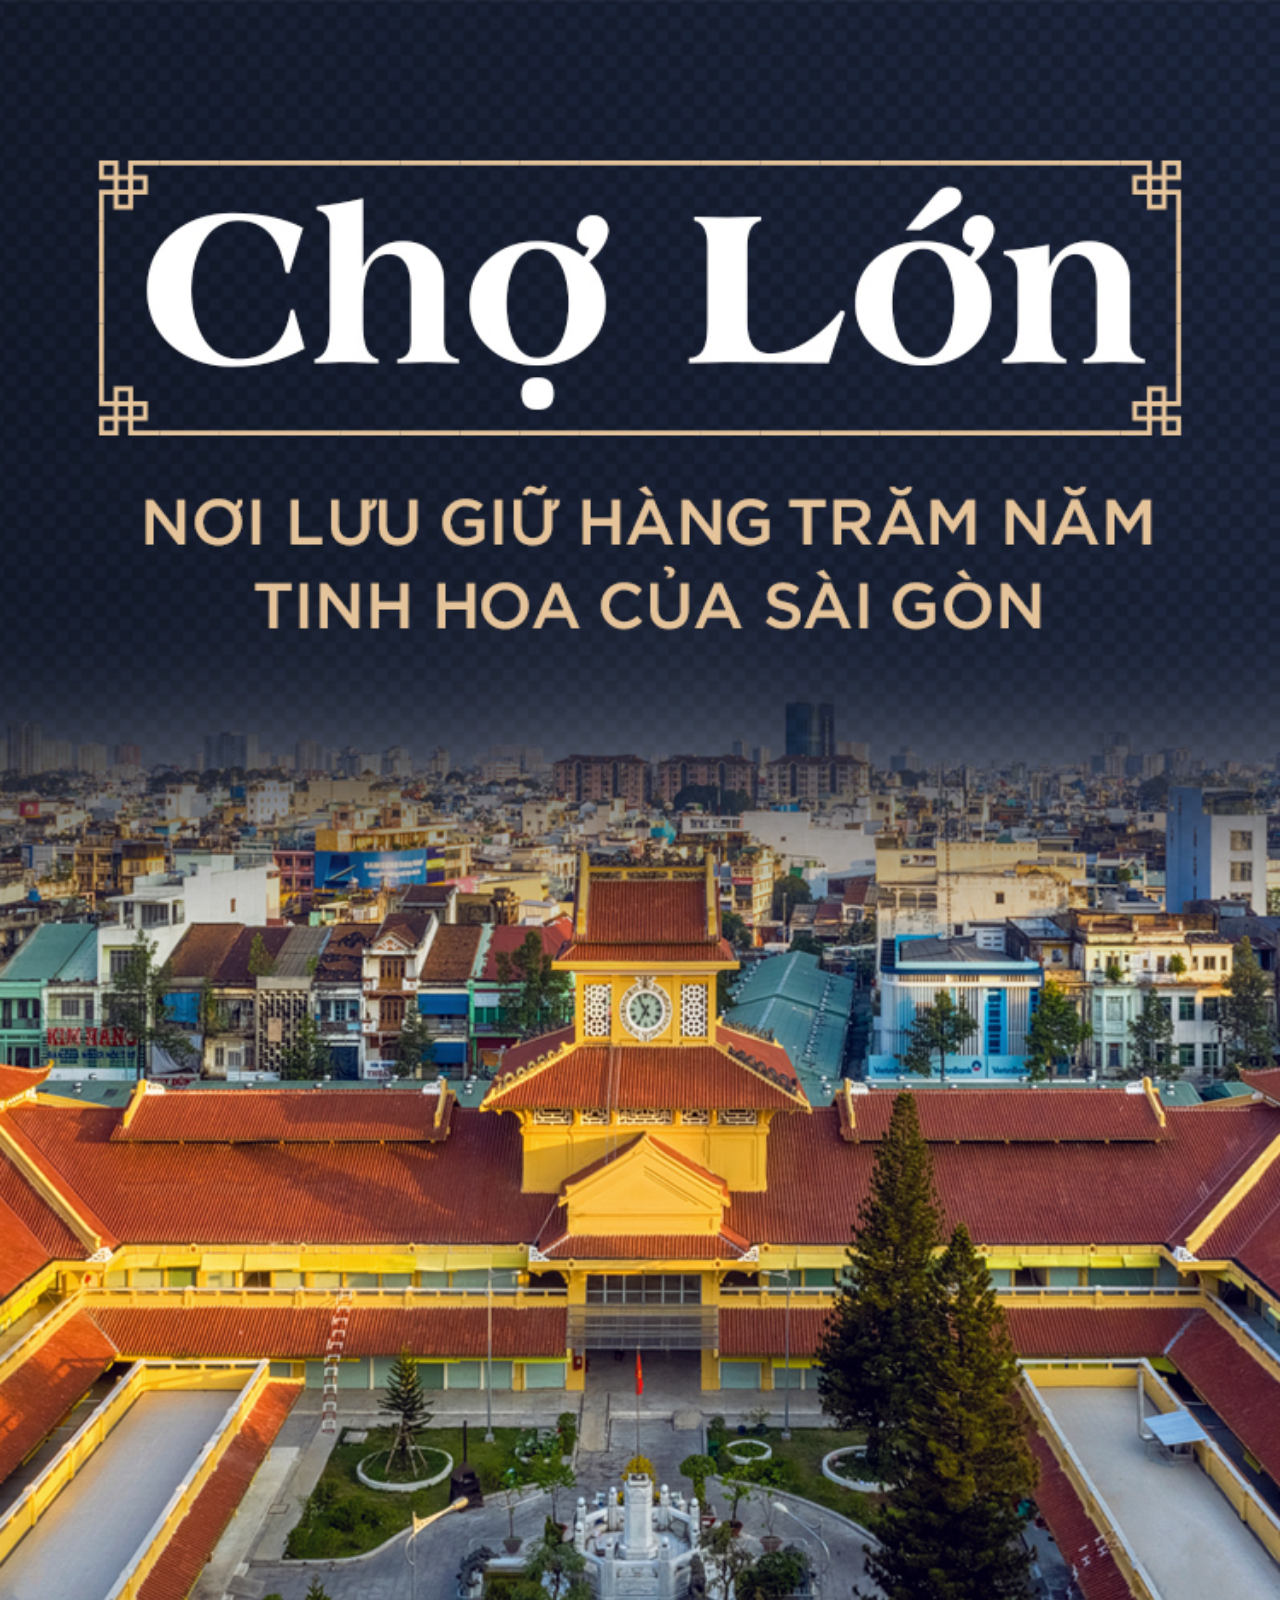
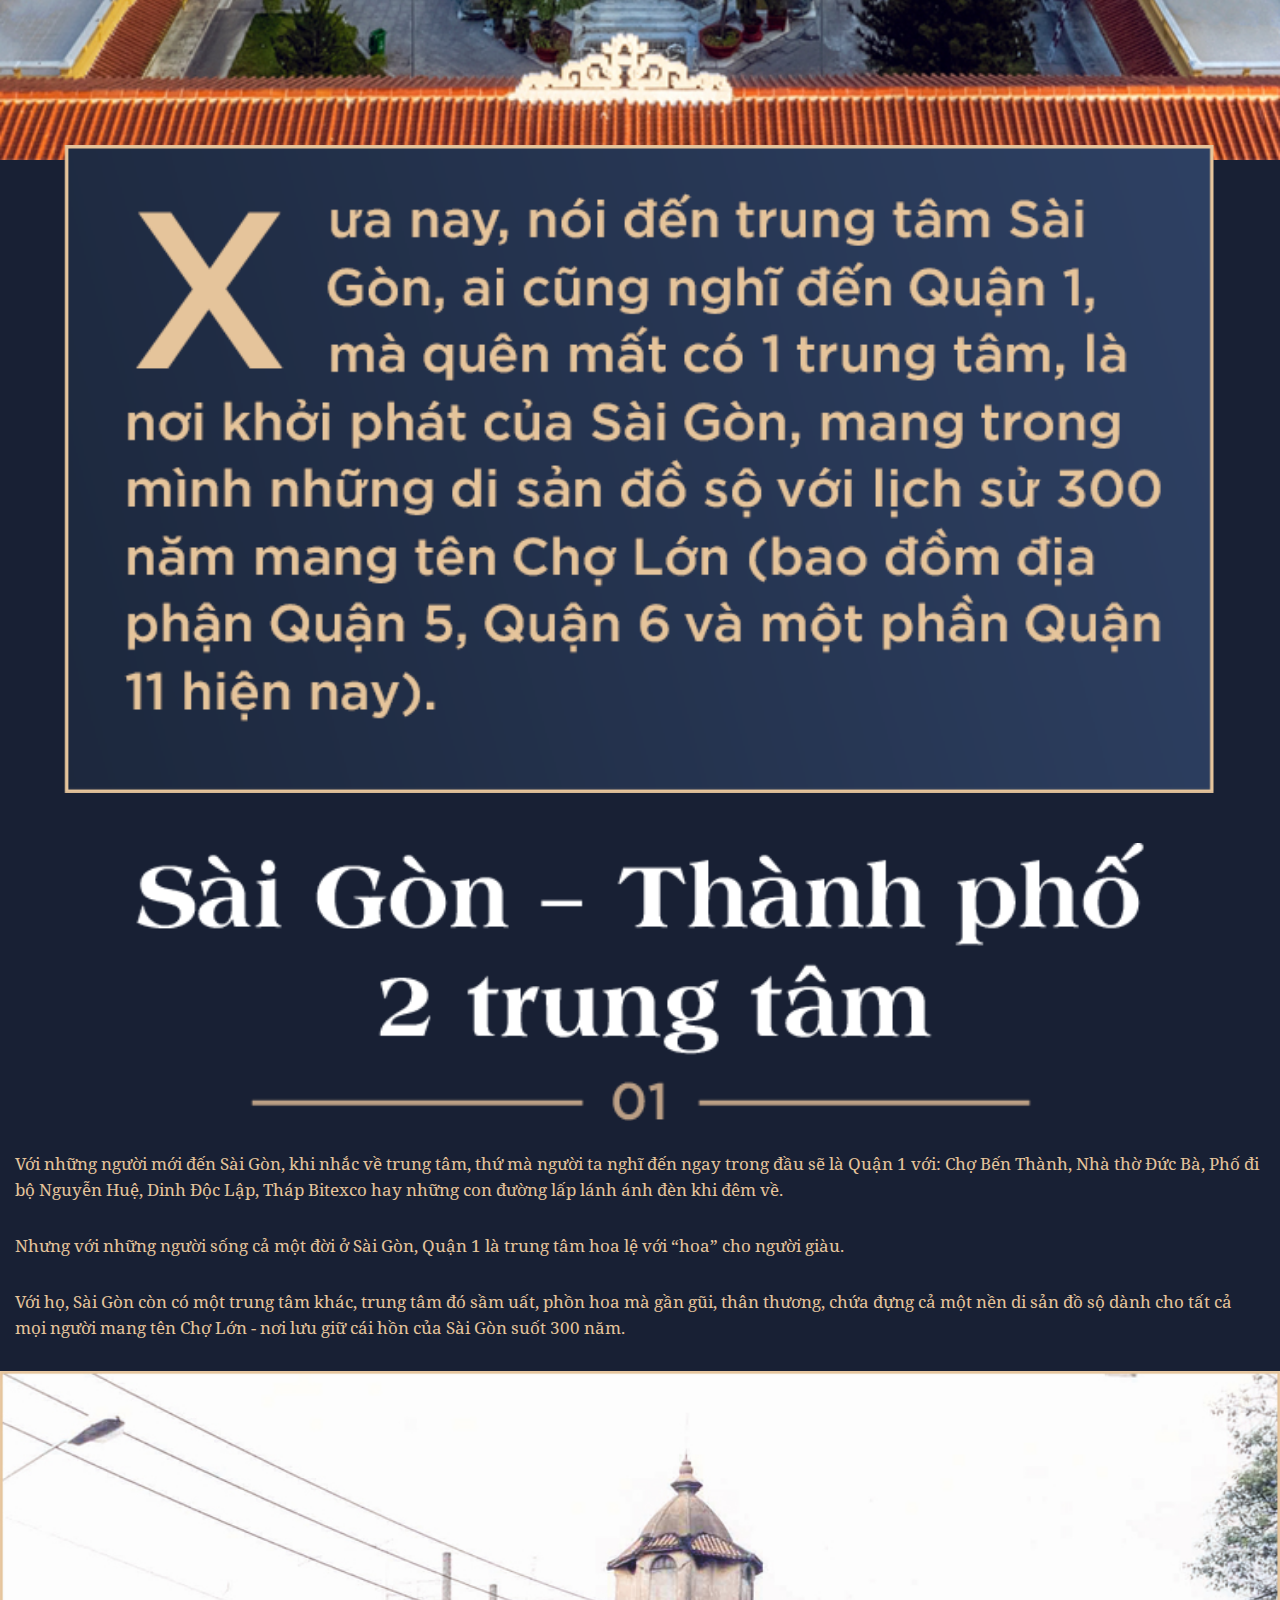
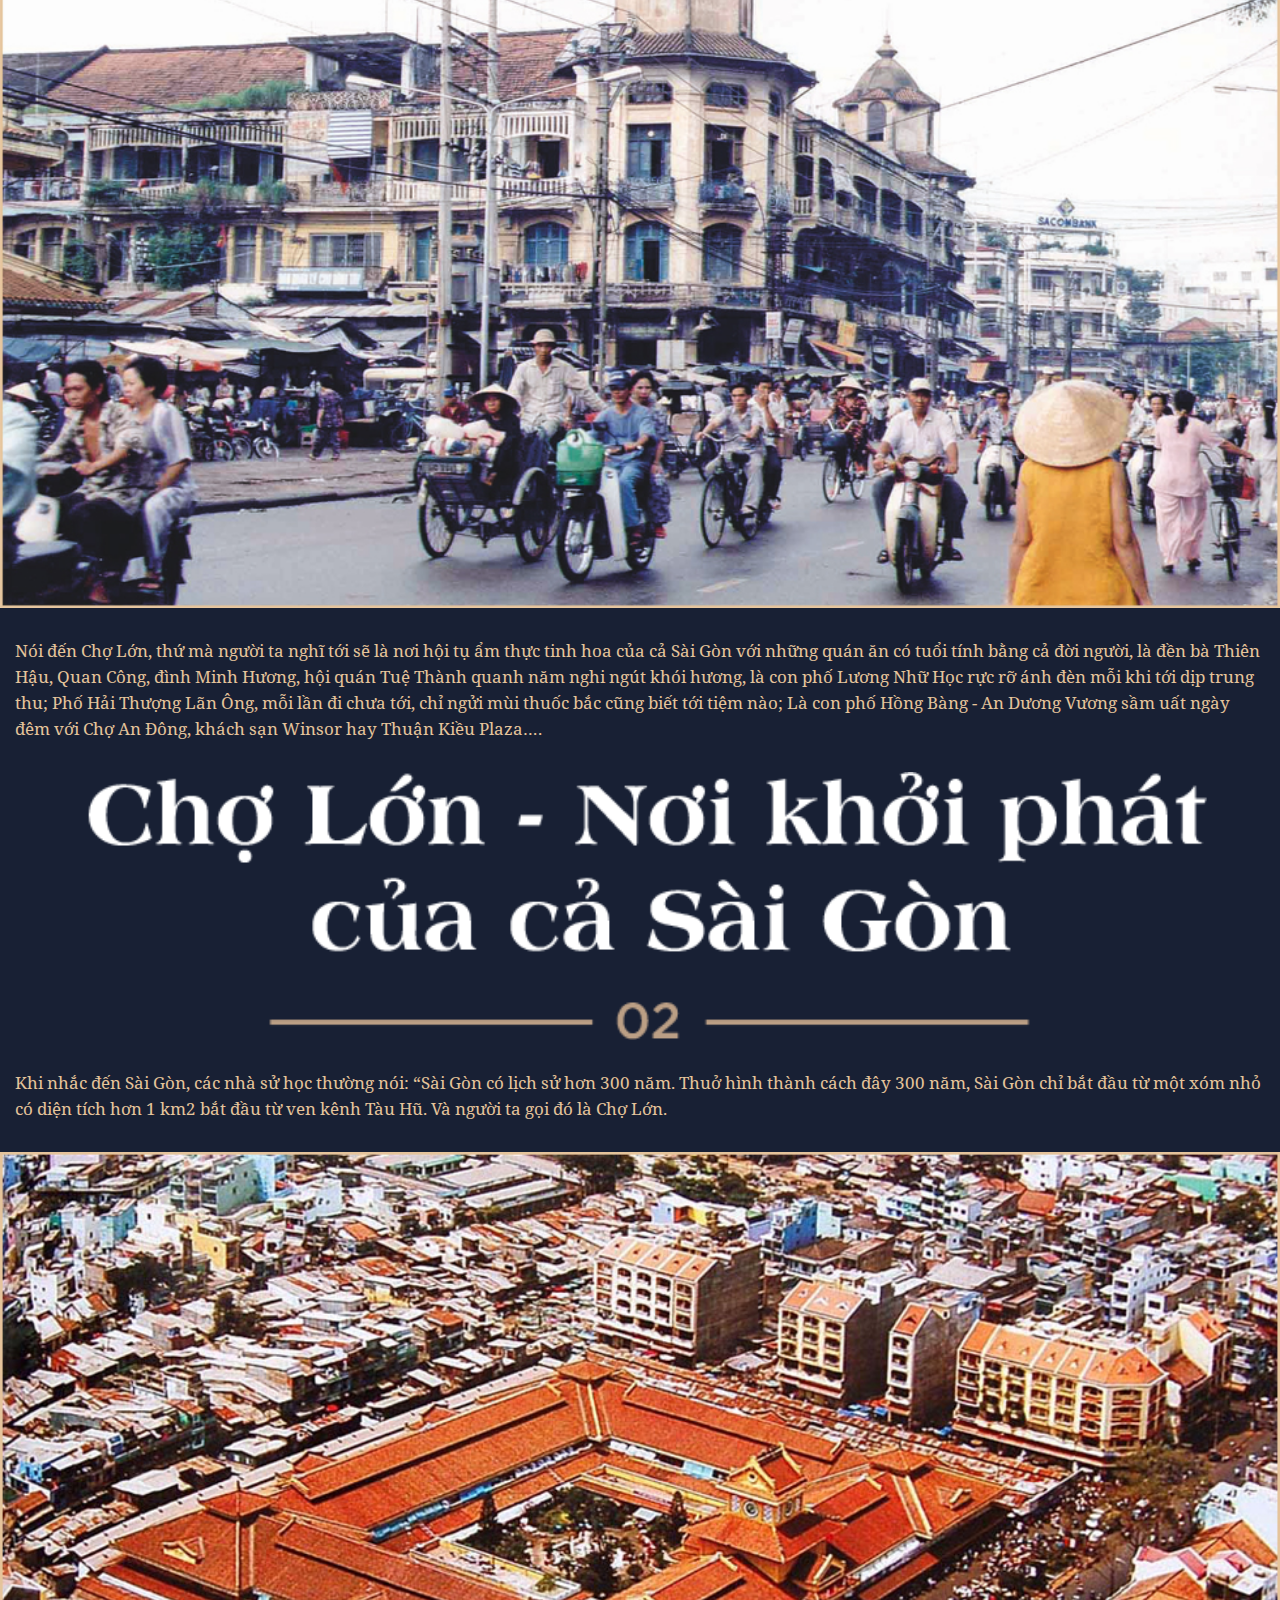
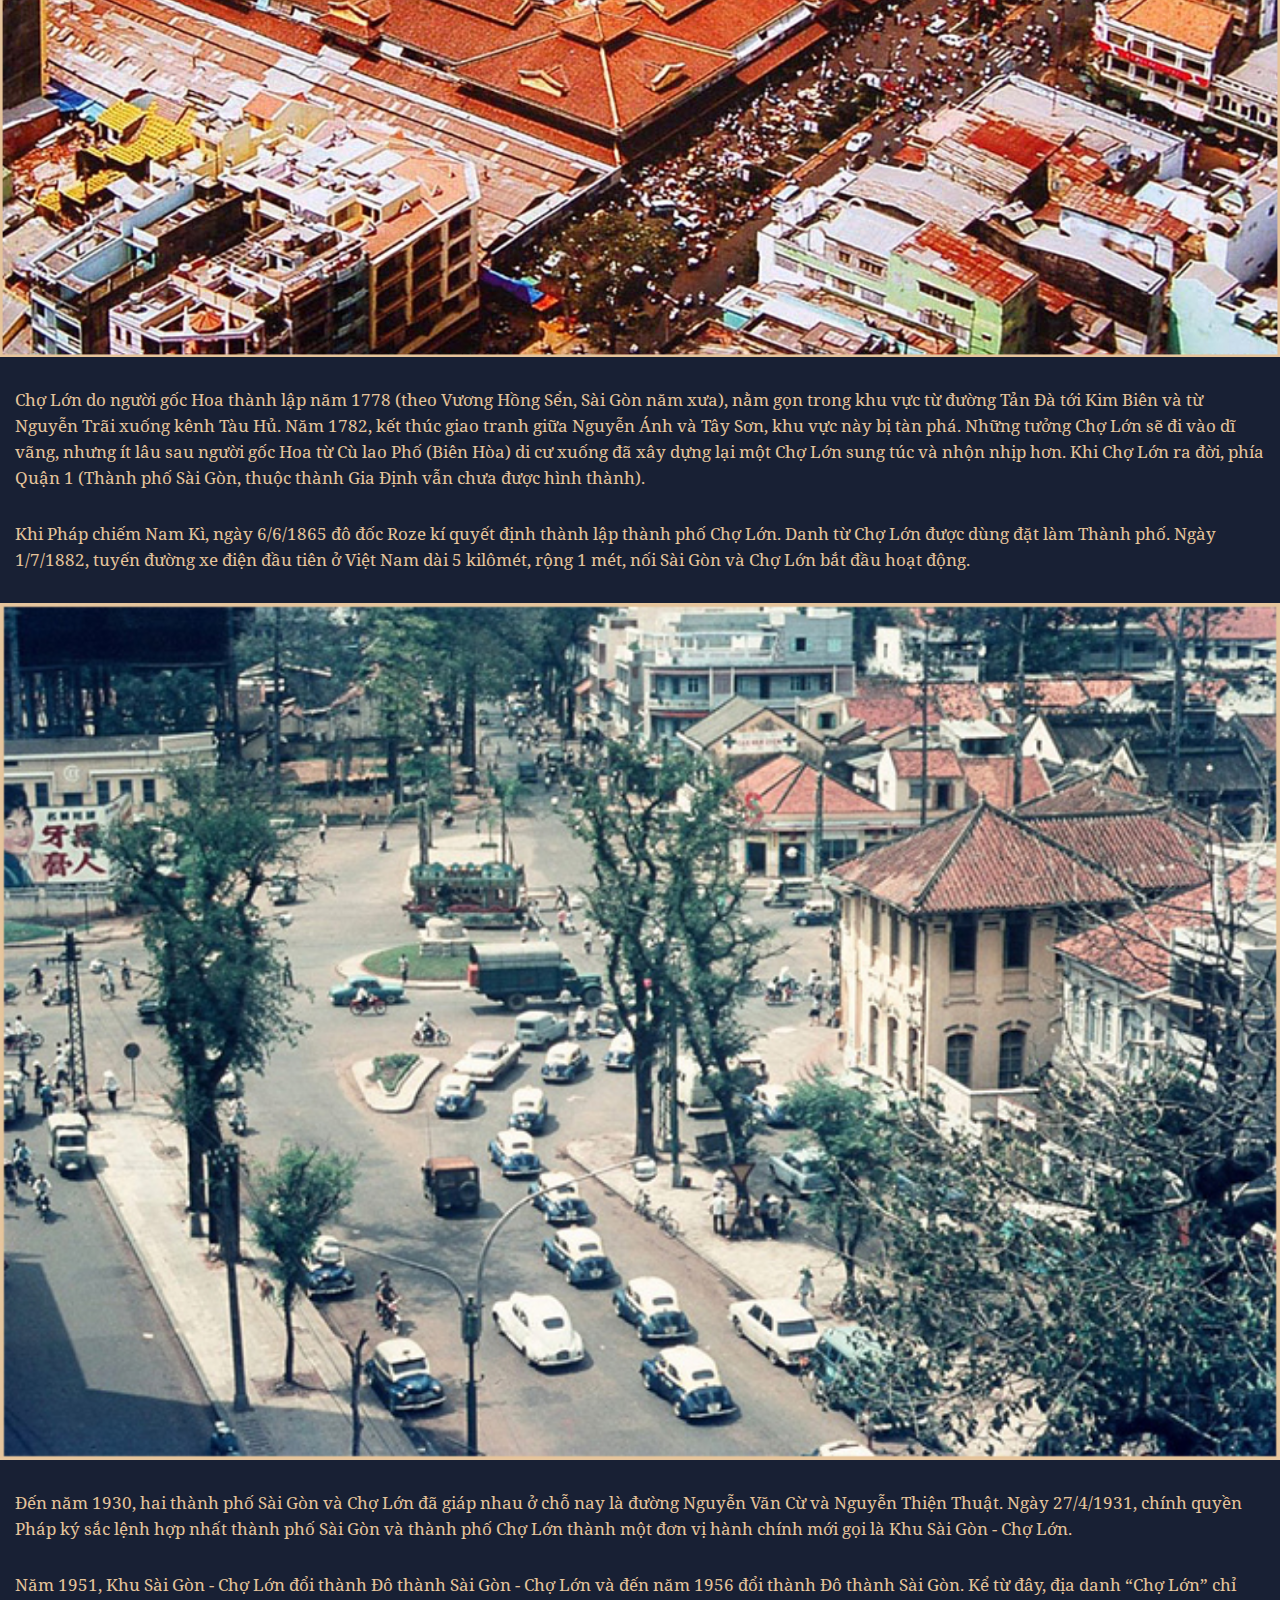
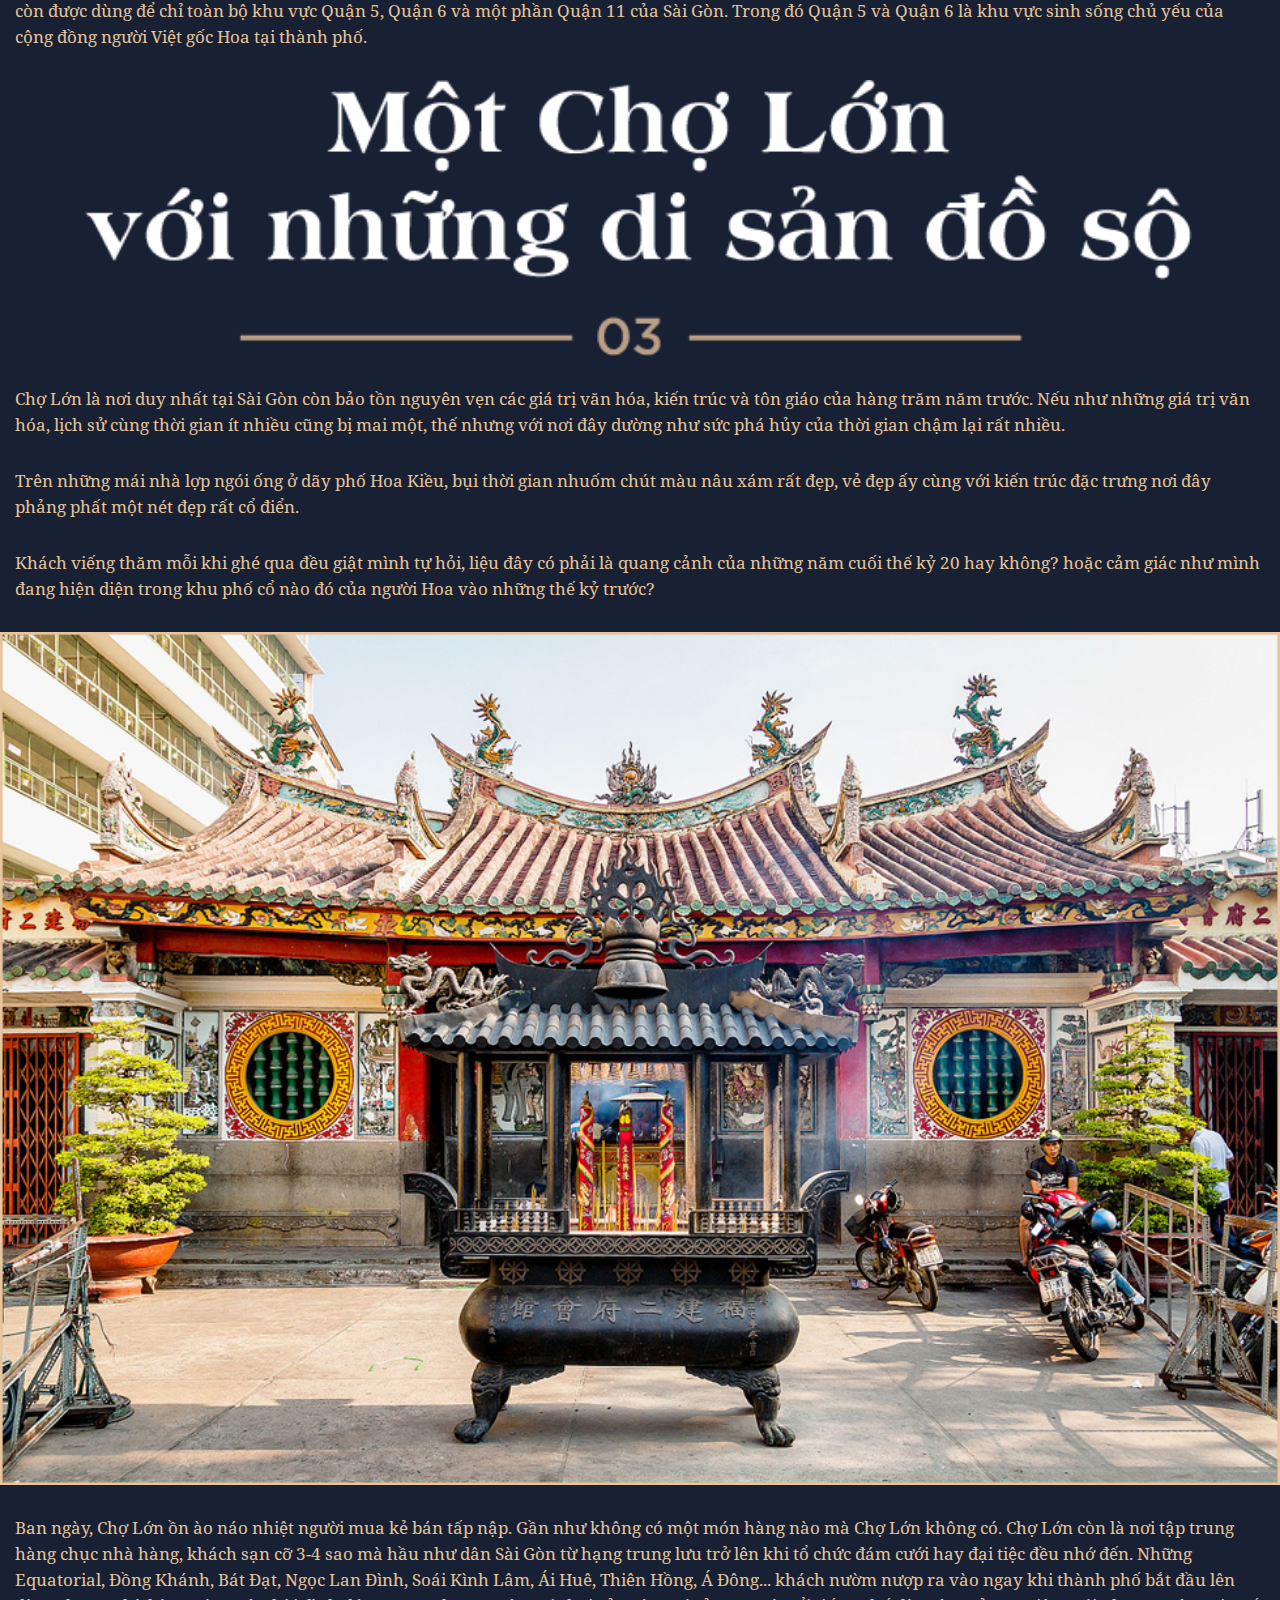
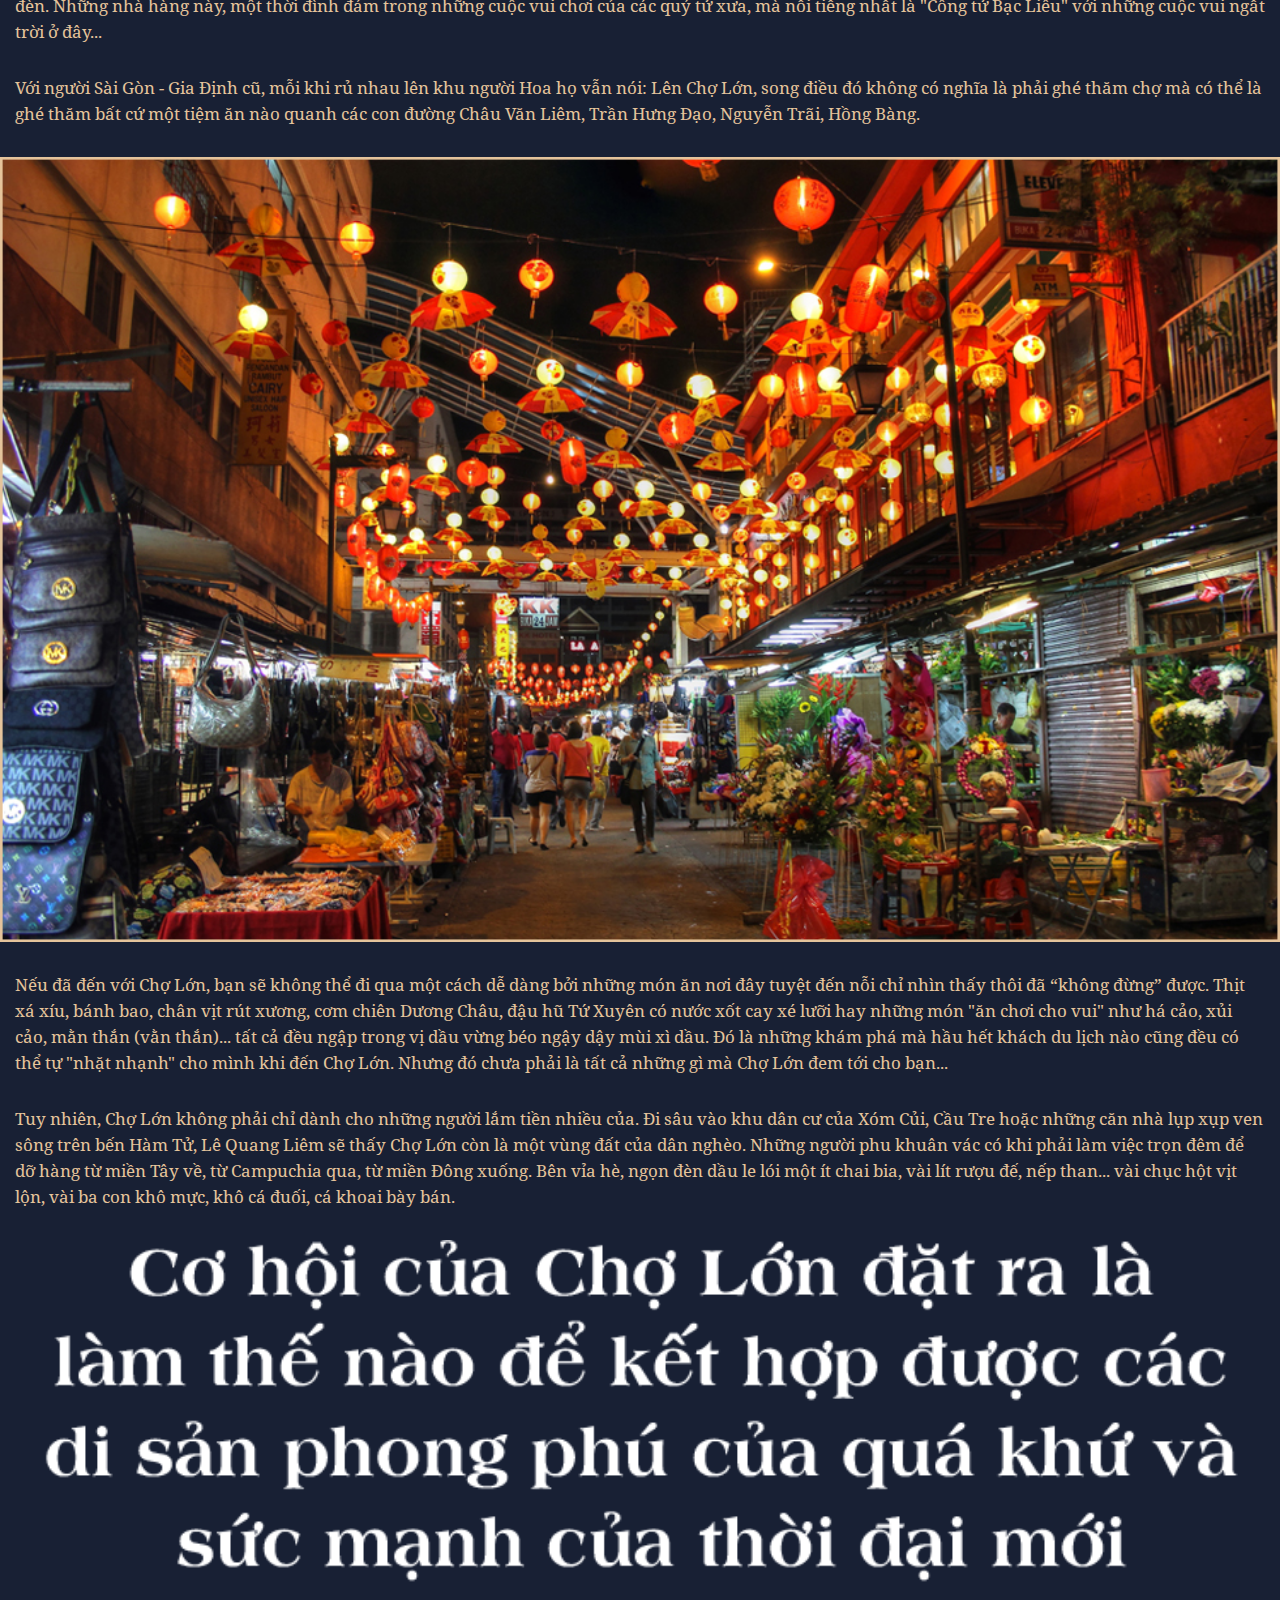
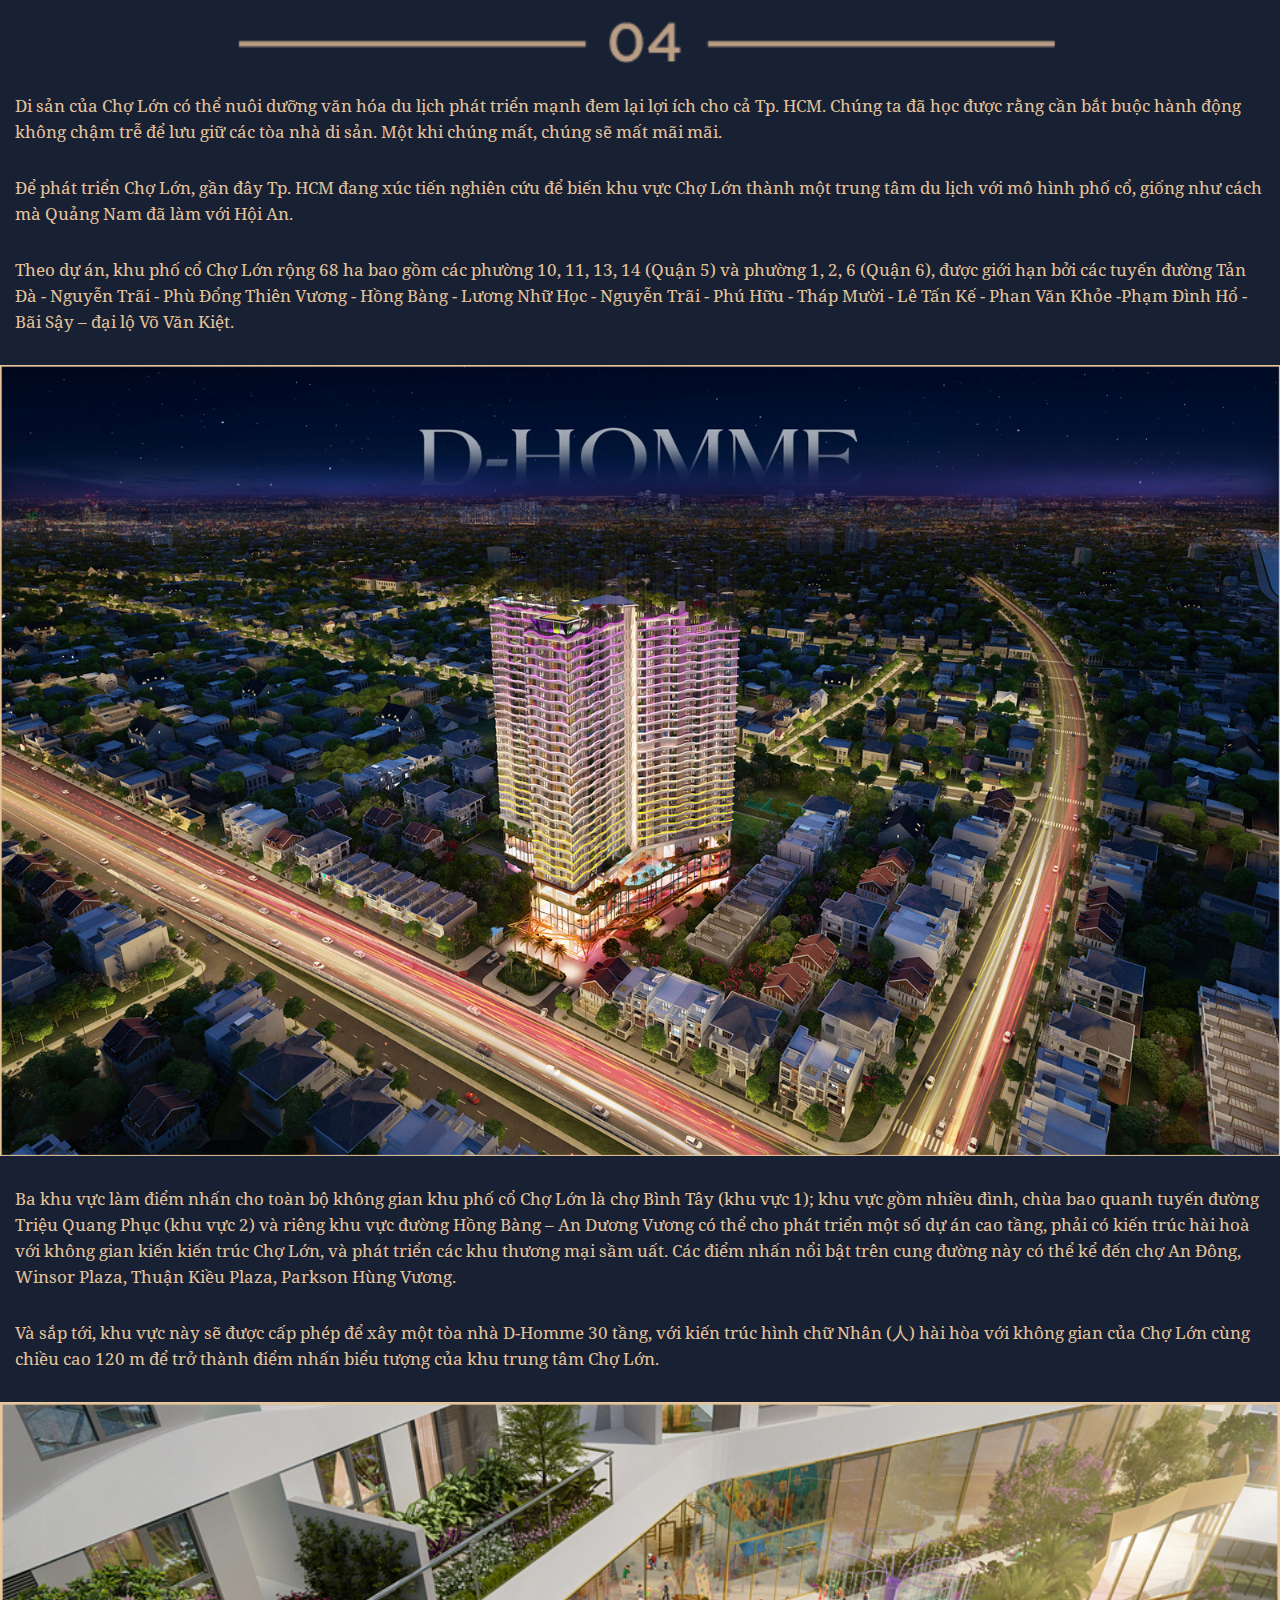
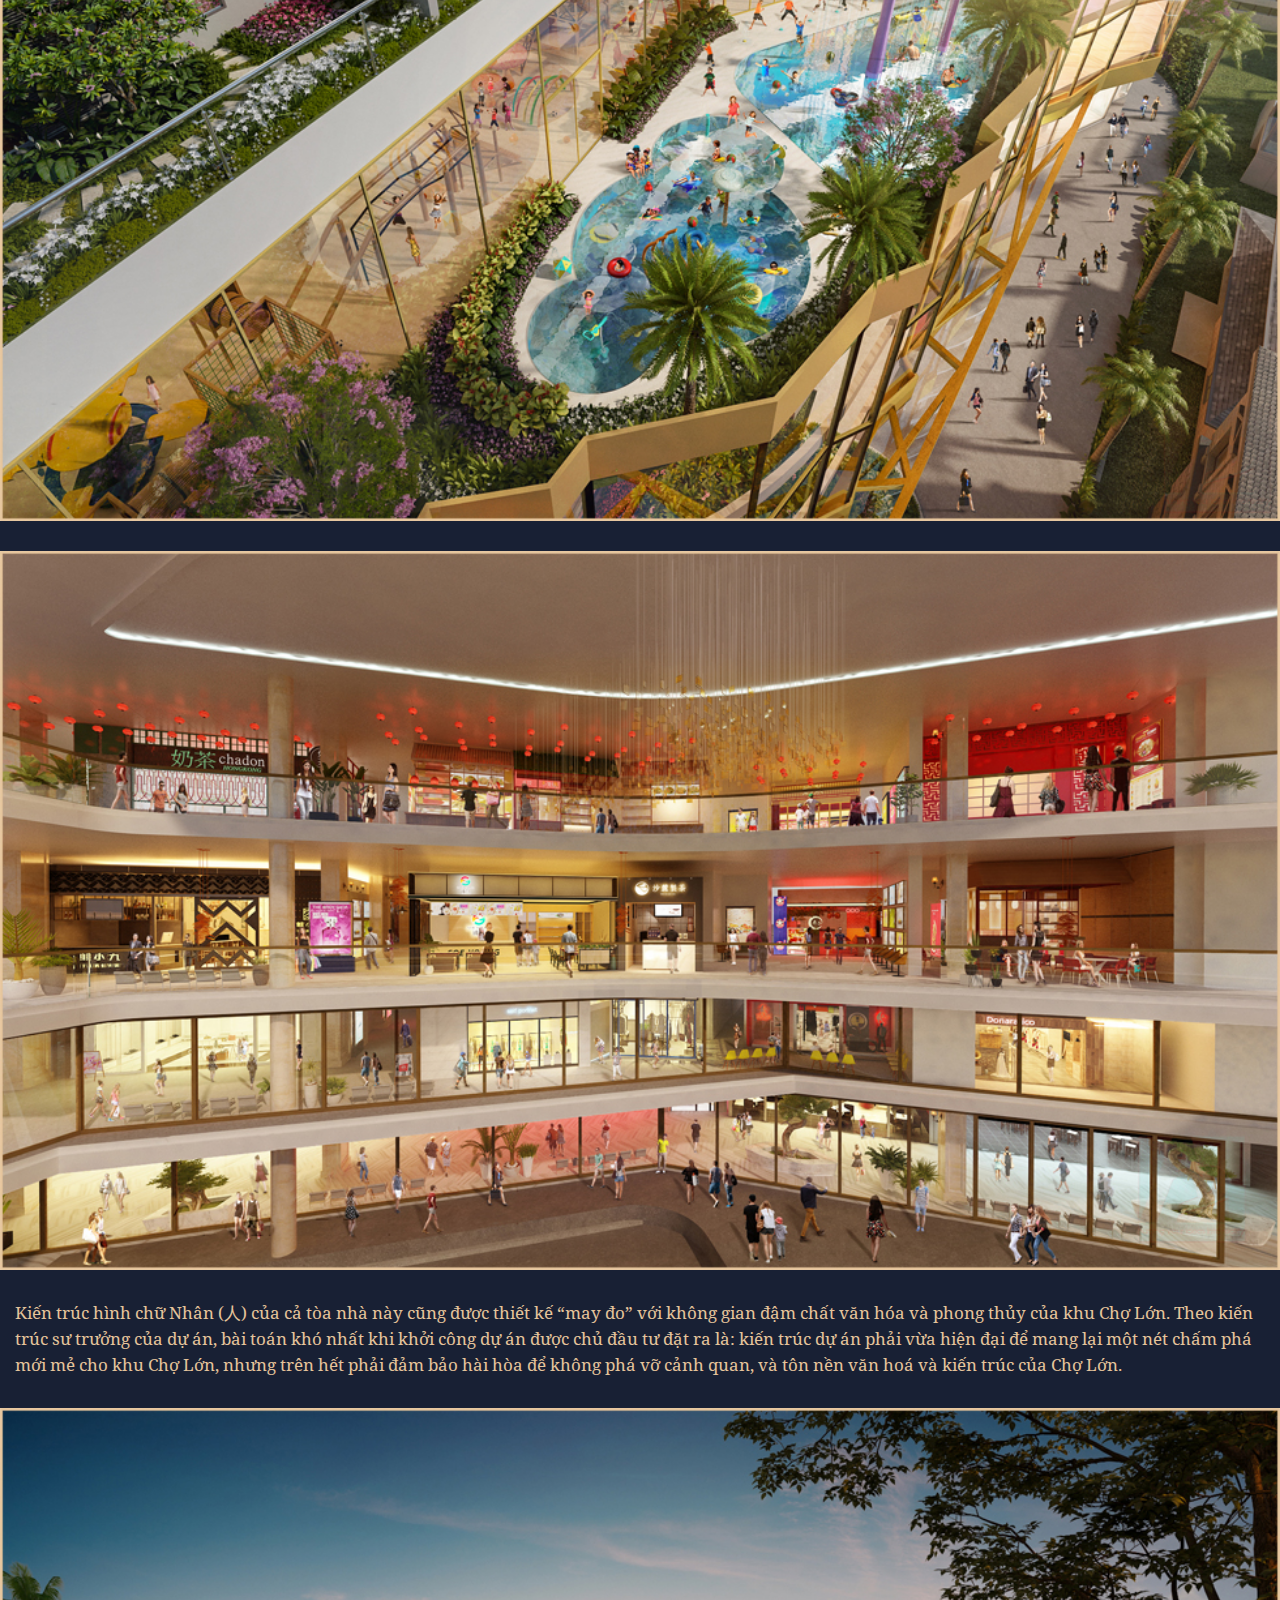
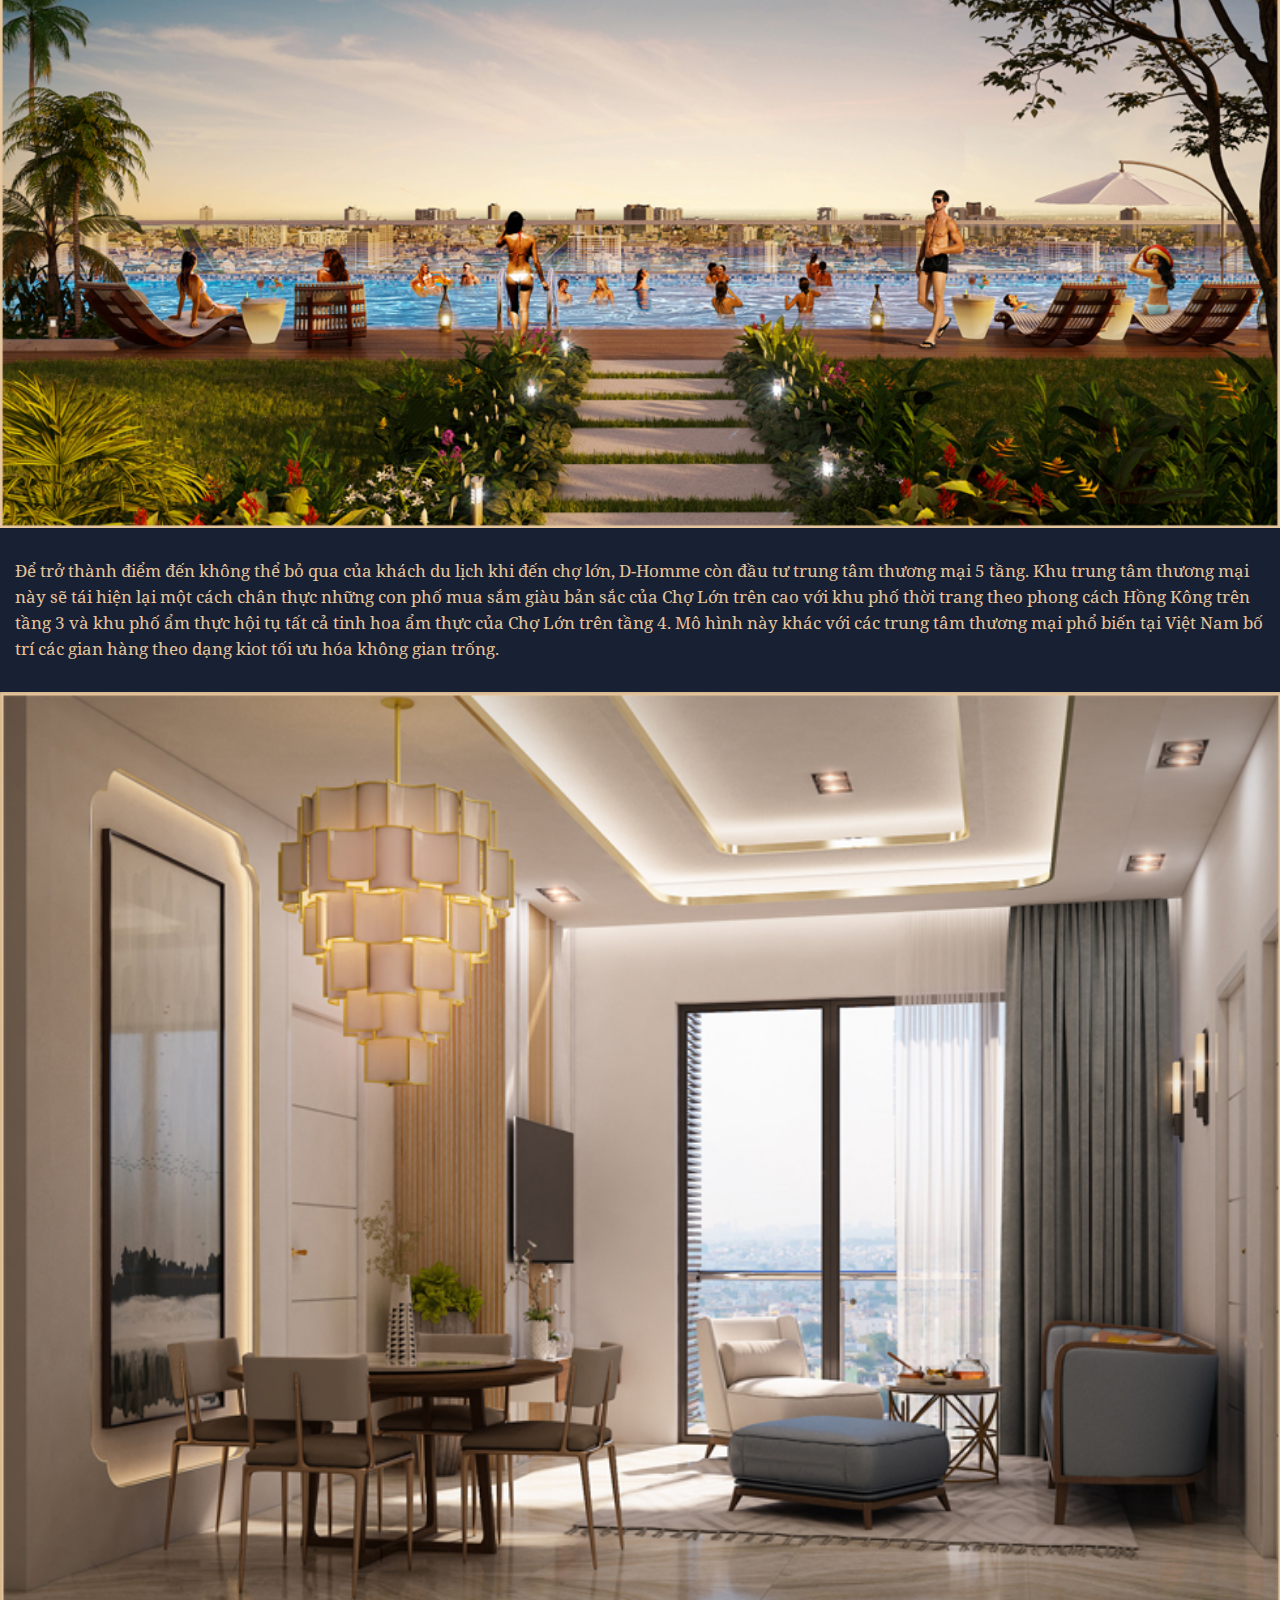
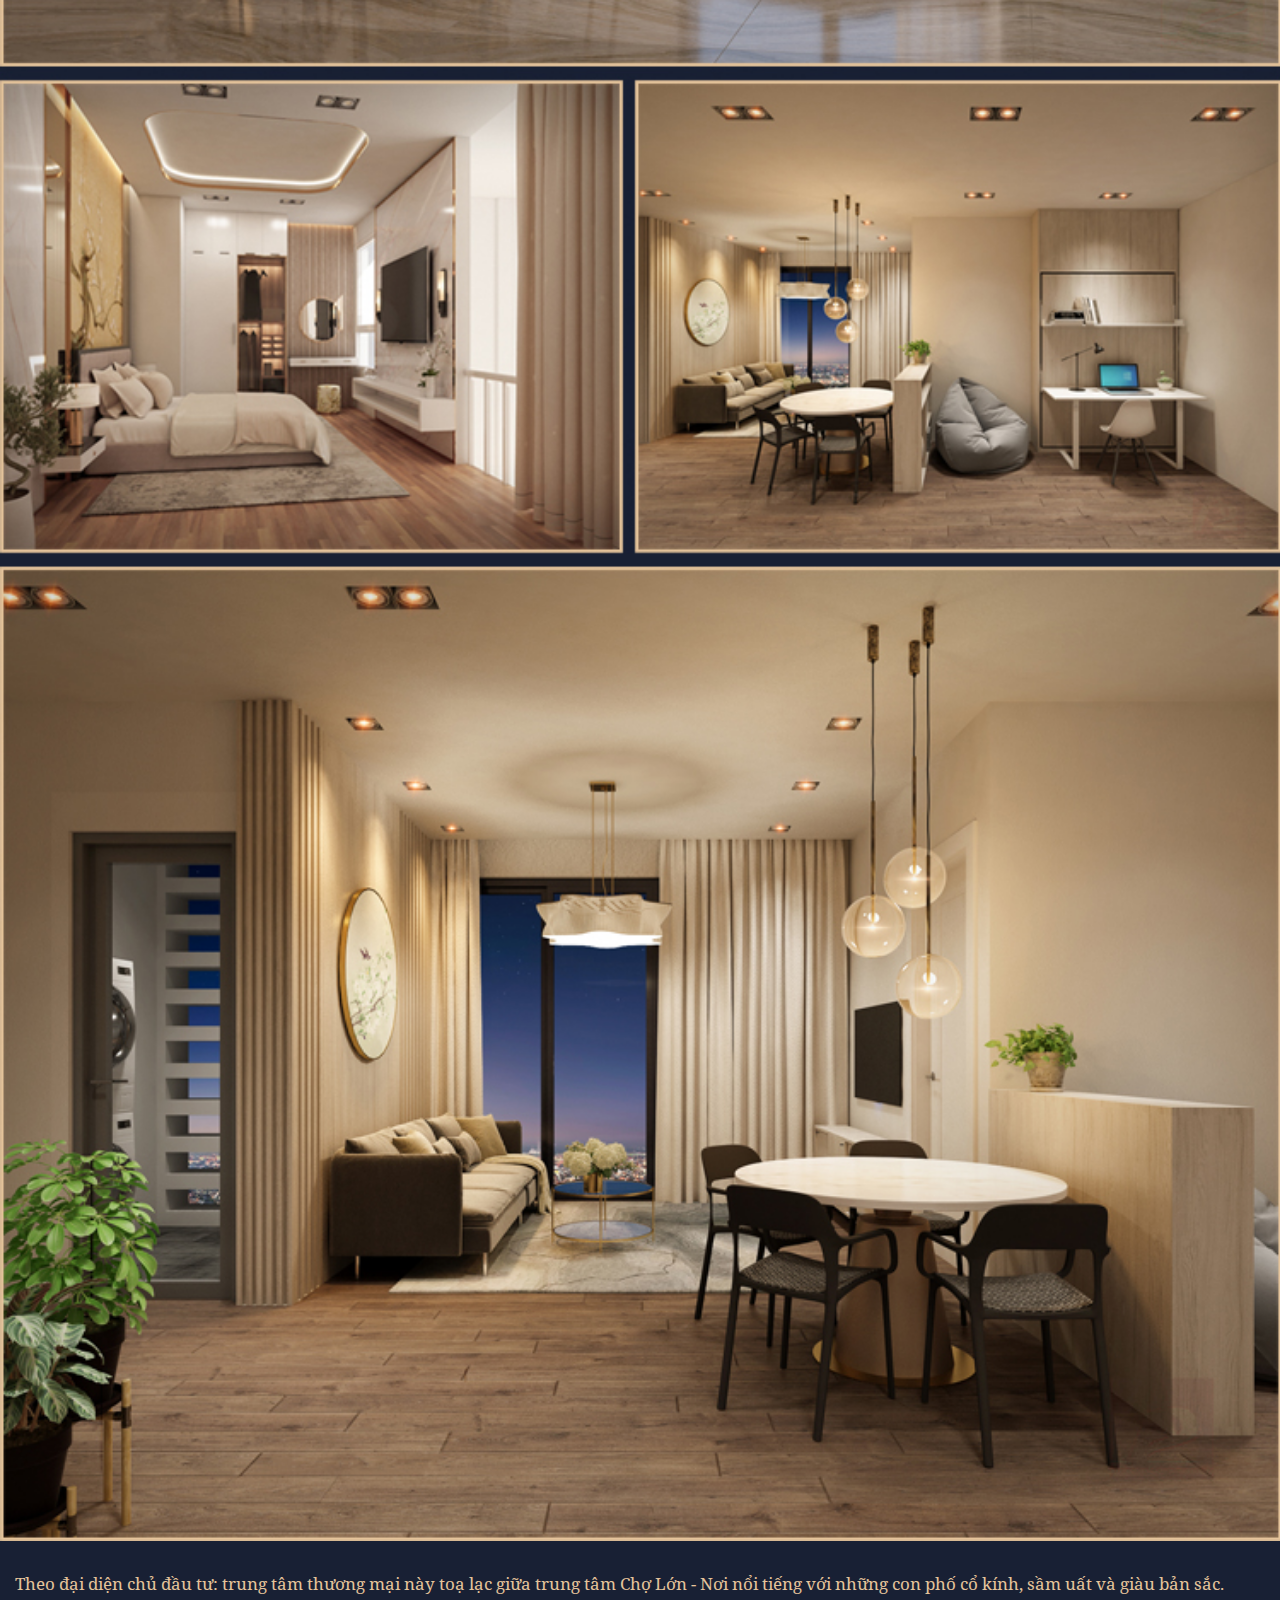
<file: mobile/index.html>
<!DOCTYPE html>
<html lang="en">
<head>
    <meta charset="UTF-8">
    <meta name="viewport" content="width=device-width, initial-scale=1.0">
    <meta http-equiv="X-UA-Compatible" content="ie=edge">
    <title>Chợ Lớn - Nơi lưu giữ hàng trăm năm tinh hoa của Sài Gòn</title>
    <link rel="stylesheet" href="css/reset.css">
    <link rel="stylesheet" href="css/fonts.css">
    <link rel="stylesheet" href="css/style.css">
    <script src="js/jquery-3.3.1.min.js"></script>
</head>
<body>
    <div class="emag-wrapper">
        <div class="emag-cover">
            <img src="images/cover.jpg" alt="">
        </div>

        <div class="emag-sapo">
            <img src="images/sapo.png" alt="">
        </div>

        <div class="emag-main">
            <div class="emag-title">
                <img src="images/title-1.png" alt="">
            </div>

            <div class="emag-content">
                <p>Với những người mới đến Sài Gòn, khi nhắc về trung tâm, thứ mà người ta nghĩ đến ngay trong đầu sẽ là Quận 1 với: Chợ Bến Thành, Nhà thờ Đức Bà, Phố đi bộ Nguyễn Huệ, Dinh Độc Lập, Tháp Bitexco hay những con đường lấp lánh ánh đèn khi đêm về.</p>
    
                <p>Nhưng với những người sống cả một đời ở Sài Gòn, Quận 1 là trung tâm hoa lệ với “hoa” cho người giàu.</p>

                <p>Với họ, Sài Gòn còn có một trung tâm khác, trung tâm đó sầm uất, phồn hoa mà gần gũi, thân thương, chứa đựng cả một nền di sản đồ sộ dành cho tất cả mọi người mang tên Chợ Lớn - nơi lưu giữ cái hồn của Sài Gòn suốt 300 năm.</p>
            </div>

            <img src="images/img-1.jpg" alt="">

            <div class="emag-content">
                <p>Nói đến Chợ Lớn, thứ mà người ta nghĩ tới sẽ là nơi hội tụ ẩm thực tinh hoa của cả Sài Gòn với những quán ăn có tuổi tính bằng cả đời người, là đền bà Thiên Hậu, Quan Công, đình Minh Hương, hội quán Tuệ Thành quanh năm nghi ngút khói hương, là con phố Lương Nhữ Học rực rỡ ánh đèn mỗi khi tới dịp trung thu; Phố Hải Thượng Lãn Ông, mỗi lần đi chưa tới, chỉ ngửi mùi thuốc bắc cũng biết tới tiệm nào; Là con phố Hồng Bàng - An Dương Vương sầm uất ngày đêm với Chợ An Đông, khách sạn Winsor hay Thuận Kiều Plaza….</p>
            </div>

            <div class="emag-title">
                <img src="images/title-2.png" alt="">
            </div>

            <div class="emag-content">
                <p>Khi nhắc đến Sài Gòn, các nhà sử học thường nói: “Sài Gòn có lịch sử hơn 300 năm. Thuở hình thành cách đây 300 năm, Sài Gòn chỉ bắt đầu từ một xóm nhỏ có diện tích hơn 1 km2 bắt đầu từ ven kênh Tàu Hũ. Và người ta gọi đó là Chợ Lớn.</p>
            </div>

            <img src="images/img-2.jpg" alt="">

            <div class="emag-content">
                <p>Chợ Lớn do người gốc Hoa thành lập năm 1778 (theo Vương Hồng Sển, Sài Gòn năm xưa), nằm gọn trong khu vực từ đường Tản Đà tới Kim Biên và từ Nguyễn Trãi xuống kênh Tàu Hủ. Năm 1782, kết thúc giao tranh giữa Nguyễn Ánh và Tây Sơn, khu vực này bị tàn phá. Những tưởng Chợ Lớn sẽ đi vào dĩ vãng, nhưng ít lâu sau người gốc Hoa từ Cù lao Phố (Biên Hòa) di cư xuống đã xây dựng lại một Chợ Lớn sung túc và nhộn nhịp hơn. Khi Chợ Lớn ra đời, phía Quận 1 (Thành phố Sài Gòn, thuộc thành Gia Định vẫn chưa được hình thành).</p>
    
                <p>Khi Pháp chiếm Nam Kì, ngày 6/6/1865 đô đốc Roze kí quyết định thành lập thành phố Chợ Lớn. Danh từ Chợ Lớn được dùng đặt làm Thành phố. Ngày 1/7/1882, tuyến đường xe điện đầu tiên ở Việt Nam dài 5 kilômét, rộng 1 mét, nối Sài Gòn và Chợ Lớn bắt đầu hoạt động.</p>
            </div>

            <img src="images/img-3.jpg" alt="">

            <div class="emag-content">
                <p>Đến năm 1930, hai thành phố Sài Gòn và Chợ Lớn đã giáp nhau ở chỗ nay là đường Nguyễn Văn Cừ và Nguyễn Thiện Thuật. Ngày 27/4/1931, chính quyền Pháp ký sắc lệnh hợp nhất thành phố Sài Gòn và thành phố Chợ Lớn thành một đơn vị hành chính mới gọi là Khu Sài Gòn - Chợ Lớn.</p>
    
                <p>Năm 1951, Khu Sài Gòn - Chợ Lớn đổi thành Đô thành Sài Gòn - Chợ Lớn và đến năm 1956 đổi thành Đô thành Sài Gòn. Kể từ đây, địa danh “Chợ Lớn” chỉ còn được dùng để chỉ toàn bộ khu vực Quận 5, Quận 6 và một phần Quận 11 của Sài Gòn. Trong đó Quận 5 và Quận 6 là khu vực sinh sống chủ yếu của cộng đồng người Việt gốc Hoa tại thành phố.</p>
            </div>

            <div class="emag-title">
                <img src="images/title-3.png" alt="">
            </div>

            <div class="emag-content">
                <p>Chợ Lớn là nơi duy nhất tại Sài Gòn còn bảo tồn nguyên vẹn các giá trị văn hóa, kiến trúc và tôn giáo của hàng trăm năm trước. Nếu như những giá trị văn hóa, lịch sử cùng thời gian ít nhiều cũng bị mai một, thế nhưng với nơi đây dường như sức phá hủy của thời gian chậm lại rất nhiều.</p>
    
                <p>Trên những mái nhà lợp ngói ống ở dãy phố Hoa Kiều, bụi thời gian nhuốm chút màu nâu xám rất đẹp, vẻ đẹp ấy cùng với kiến trúc đặc trưng nơi đây phảng phất một nét đẹp rất cổ điển.</p>
    
                <p>Khách viếng thăm mỗi khi ghé qua đều giật mình tự hỏi, liệu đây có phải là quang cảnh của những năm cuối thế kỷ 20 hay không? hoặc cảm giác như mình đang hiện diện trong khu phố cổ nào đó của người Hoa vào những thế kỷ trước?</p>
            </div>

            <img src="images/img-4.jpg" alt="">

            <div class="emag-content">
                <p>Ban ngày, Chợ Lớn ồn ào náo nhiệt người mua kẻ bán tấp nập. Gần như không có một món hàng nào mà Chợ Lớn không có. Chợ Lớn còn là nơi tập trung hàng chục nhà hàng, khách sạn cỡ 3-4 sao mà hầu như dân Sài Gòn từ hạng trung lưu trở lên khi tổ chức đám cưới hay đại tiệc đều nhớ đến. Những Equatorial, Đồng Khánh, Bát Đạt, Ngọc Lan Đình, Soái Kình Lâm, Ái Huê, Thiên Hồng, Á Đông... khách nườm nượp ra vào ngay khi thành phố bắt đầu lên đèn. Những nhà hàng này, một thời đình đám trong những cuộc vui chơi của các quý tử xưa, mà nổi tiếng nhất là "Công tử Bạc Liêu" với những cuộc vui ngất trời ở đây...</p>
    
                <p>Với người Sài Gòn - Gia Định cũ, mỗi khi rủ nhau lên khu người Hoa họ vẫn nói: Lên Chợ Lớn, song điều đó không có nghĩa là phải ghé thăm chợ mà có thể là ghé thăm bất cứ một tiệm ăn nào quanh các con đường Châu Văn Liêm, Trần Hưng Đạo, Nguyễn Trãi, Hồng Bàng.</p>
            </div>

            <img src="images/img-5.jpg" alt="">

            <div class="emag-content">
                <p>Nếu đã đến với Chợ Lớn, bạn sẽ không thể đi qua một cách dễ dàng bởi những món ăn nơi đây tuyệt đến nỗi chỉ nhìn thấy thôi đã “không đừng” được. Thịt xá xíu, bánh bao, chân vịt rút xương, cơm chiên Dương Châu, đậu hũ Tứ Xuyên có nước xốt cay xé lưỡi hay những món "ăn chơi cho vui" như há cảo, xủi cảo, mằn thắn (vằn thắn)... tất cả đều ngập trong vị dầu vừng béo ngậy dậy mùi xì dầu. Đó là những khám phá mà hầu hết khách du lịch nào cũng đều có thể tự "nhặt nhạnh" cho mình khi đến Chợ Lớn. Nhưng đó chưa phải là tất cả những gì mà Chợ Lớn đem tới cho bạn...</p>
    
                <p>Tuy nhiên, Chợ Lớn không phải chỉ dành cho những người lắm tiền nhiều của. Đi sâu vào khu dân cư của Xóm Củi, Cầu Tre hoặc những căn nhà lụp xụp ven sông trên bến Hàm Tử, Lê Quang Liêm sẽ thấy Chợ Lớn còn là một vùng đất của dân nghèo. Những người phu khuân vác có khi phải làm việc trọn đêm để dỡ hàng từ miền Tây về, từ Campuchia qua, từ miền Đông xuống. Bên vỉa hè, ngọn đèn dầu le lói một ít chai bia, vài lít rượu đế, nếp than... vài chục hột vịt lộn, vài ba con khô mực, khô cá đuối, cá khoai bày bán.</p>
            </div>

            <div class="emag-title">
                <img src="images/title-4.png" alt="">
            </div>

            <div class="emag-content">
                <p>Di sản của Chợ Lớn có thể nuôi dưỡng văn hóa du lịch phát triển mạnh đem lại lợi ích cho cả Tp. HCM. Chúng ta đã học được rằng cần bắt buộc hành động không chậm trễ để lưu giữ các tòa nhà di sản. Một khi chúng mất, chúng sẽ mất mãi mãi.</p>
    
                <p>Để phát triển Chợ Lớn, gần đây Tp. HCM đang xúc tiến nghiên cứu để biến khu vực Chợ Lớn thành một trung tâm du lịch với mô hình phố cổ, giống như cách mà Quảng Nam đã làm với Hội An.</p>
    
                <p>Theo dự án, khu phố cổ Chợ Lớn rộng 68 ha bao gồm các phường 10, 11, 13, 14 (Quận 5) và phường 1, 2, 6 (Quận 6), được giới hạn bởi các tuyến đường Tản Đà - Nguyễn Trãi - Phù Đổng Thiên Vương - Hồng Bàng - Lương Nhữ Học - Nguyễn Trãi - Phú Hữu - Tháp Mười - Lê Tấn Kế - Phan Văn Khỏe -Phạm Đình Hổ - Bãi Sậy – đại lộ Võ Văn Kiệt.</p>
            </div> 

            <img src="images/img-6.jpg" alt="">

            <div class="emag-content">
                <p>Ba khu vực làm điểm nhấn cho toàn bộ không gian khu phố cổ Chợ Lớn là chợ Bình Tây (khu vực 1); khu vực gồm nhiều đình, chùa bao quanh tuyến đường Triệu Quang Phục (khu vực 2) và riêng khu vực đường Hồng Bàng – An Dương Vương có thể cho phát triển một số dự án cao tầng, phải có kiến trúc hài hoà với không gian kiến kiến trúc Chợ Lớn, và phát triển các khu thương mại sầm uất. Các điểm nhấn nổi bật trên cung đường này có thể kể đến chợ An Đông, Winsor Plaza, Thuận Kiều Plaza, Parkson Hùng Vương.</p>
    
                <p>Và sắp tới, khu vực này sẽ được cấp phép để xây một tòa nhà D-Homme 30 tầng, với kiến trúc hình chữ Nhân (人) hài hòa với không gian của Chợ Lớn cùng chiều cao 120 m để trở thành điểm nhấn biểu tượng của khu trung tâm Chợ Lớn.</p>
            </div>

            <img src="images/img-7.jpg" alt="">

            <img src="images/img-8.jpg" alt="">

            <div class="emag-content">
                <p>Kiến trúc hình chữ Nhân (人) của cả tòa nhà này cũng được thiết kế “may đo” với không gian đậm chất văn hóa và phong thủy của khu Chợ Lớn. Theo kiến trúc sư trưởng của dự án, bài toán khó nhất khi khởi công dự án được chủ đầu tư đặt ra là: kiến trúc dự án phải vừa hiện đại để mang lại một nét chấm phá mới mẻ cho khu Chợ Lớn, nhưng trên hết phải đảm bảo hài hòa để không phá vỡ cảnh quan, và tôn nền văn hoá và kiến trúc của Chợ Lớn.</p>
            </div>

            <img src="images/img-9.jpg" alt="">

            <div class="emag-content">
                <p>Để trở thành điểm đến không thể bỏ qua của khách du lịch khi đến chợ lớn, D-Homme còn đầu tư trung tâm thương mại 5 tầng. Khu trung tâm thương mại này sẽ tái hiện lại một cách chân thực những con phố mua sắm giàu bản sắc của Chợ Lớn trên cao với khu phố thời trang theo phong cách Hồng Kông trên tầng 3 và khu phố ẩm thực hội tụ tất cả tinh hoa ẩm thực của Chợ Lớn trên tầng 4. Mô hình này khác với các trung tâm thương mại phổ biến tại Việt Nam bố trí các gian hàng theo dạng kiot tối ưu hóa không gian trống.</p>
            </div>

            <img src="images/img-10.jpg" alt="">
            
            <div class="emag-content">
                <p>Theo đại diện chủ đầu tư: trung tâm thương mại này toạ lạc giữa trung tâm Chợ Lớn - Nơi nổi tiếng với những con phố cổ kính, sầm uất và giàu bản sắc. Những con phố này đã tồn tại hàng trăm năm và đã trở thành những ký ức, thói quen thân thuộc với tất cả các thế hệ cư dân sống tại khu Chợ Lớn. Vì vậy, khi đưa các phố đi bộ tại Chợ Lớn lên trên không, khách hàng khi đi mua sắm tại đây sẽ vừa có cảm giác thân quen khi gặp lại hình bóng những con phố quen thuộc, vừa thấy mới lạ khi lần đầu tiên thấy phố đi bộ ở trên không.</p>
            </div>

            <img src="images/img-11.jpg" alt="">

            <div class="emag-content">
                <p>Khu phố đi bộ trên không này được kỳ vọng sẽ là điểm đến mua sắm không thể bỏ qua đậm chất Chợ Lớn khi khu vực này thành trung tâm du lịch của Sài Gòn.</p>
            </div>

            <div class="emag-credit">
                <img src="images/credit.jpg" alt="" style="margin-bottom: 0;">
            </div>
        </div>
    </div>
</body>
</html>
</file>
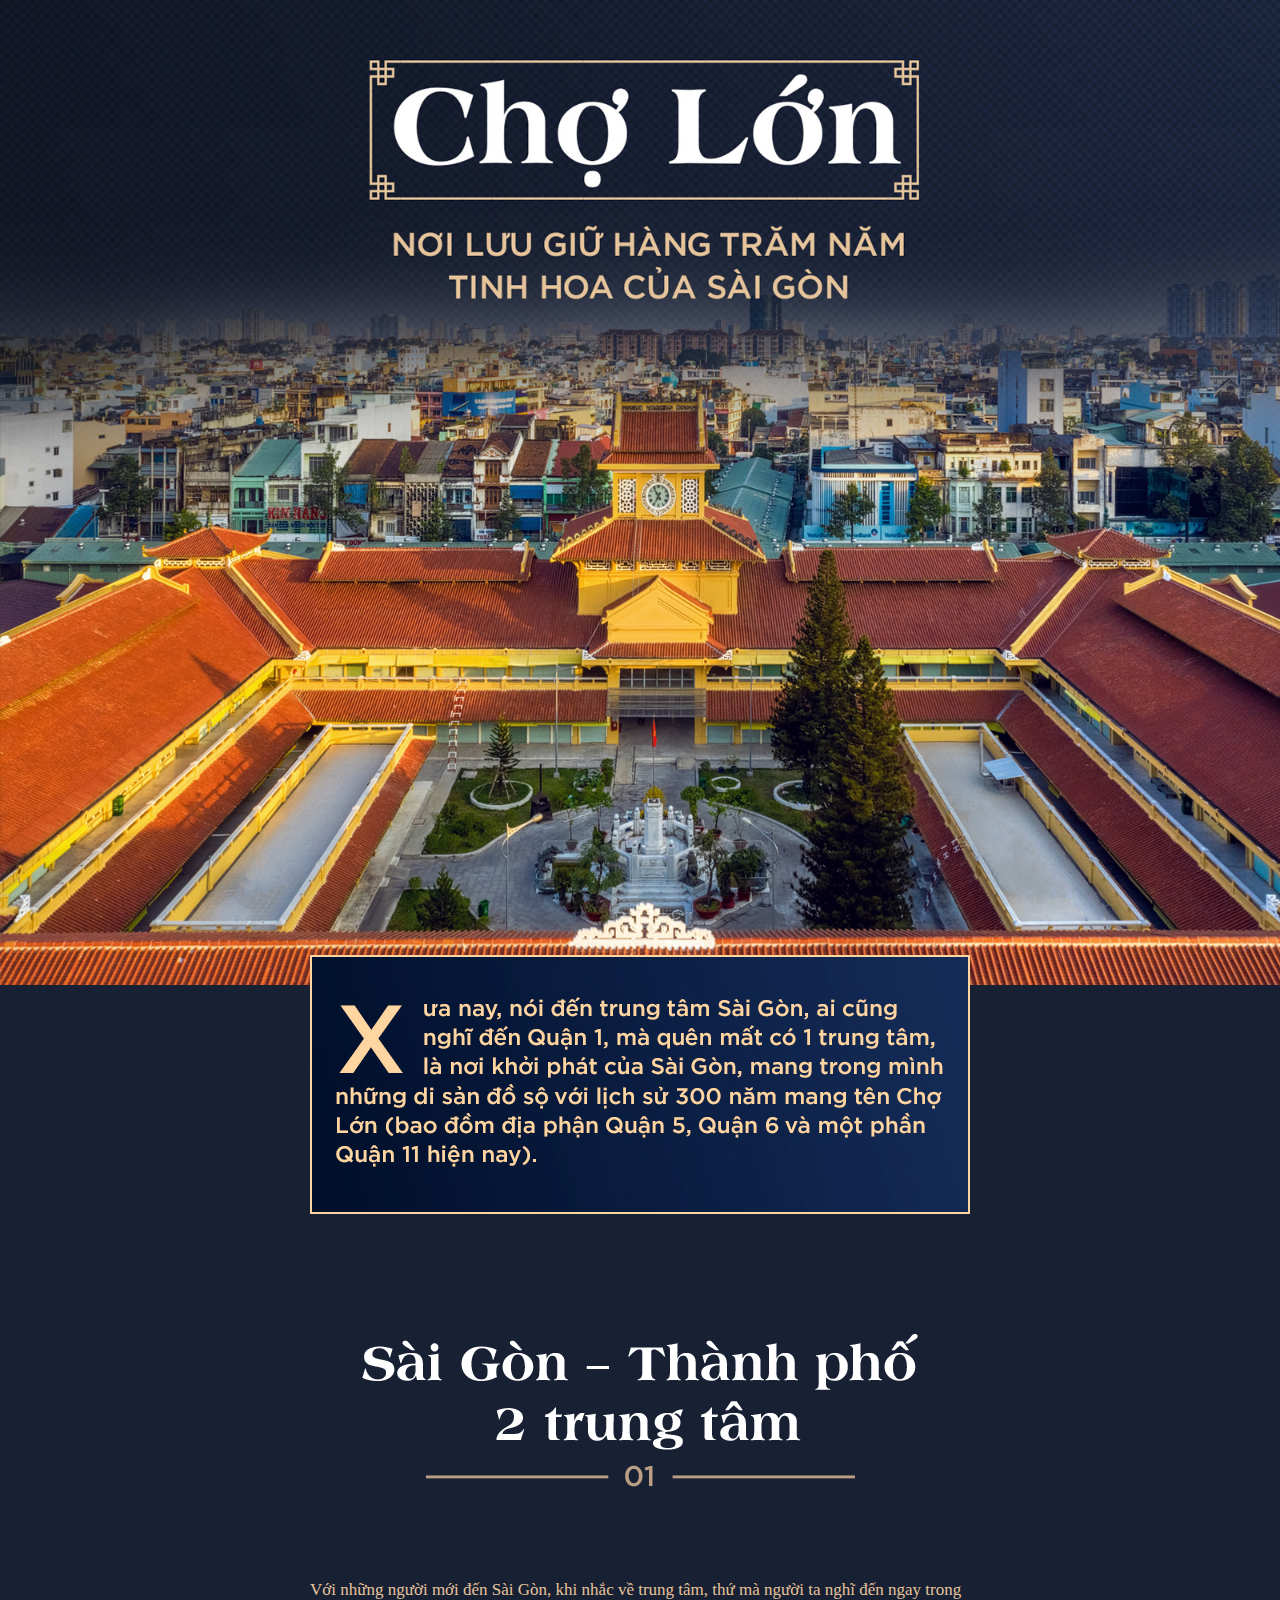
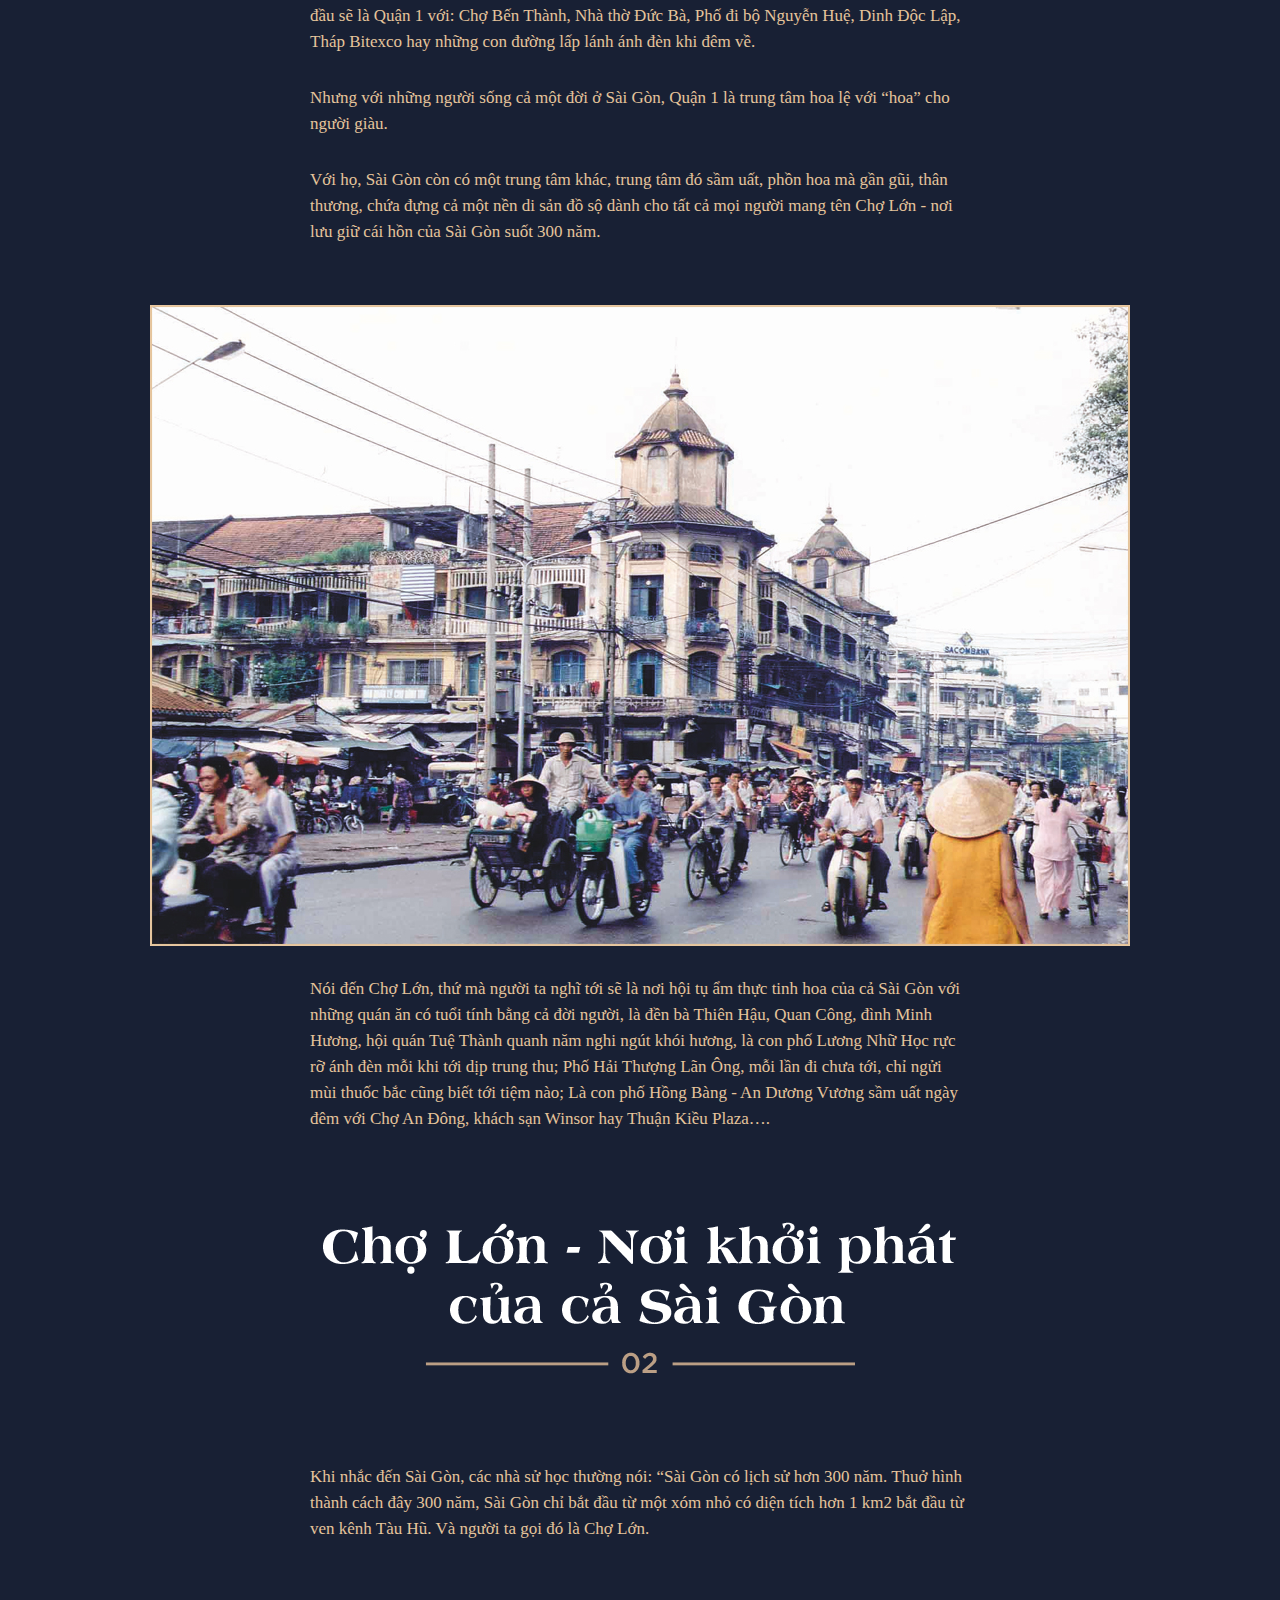
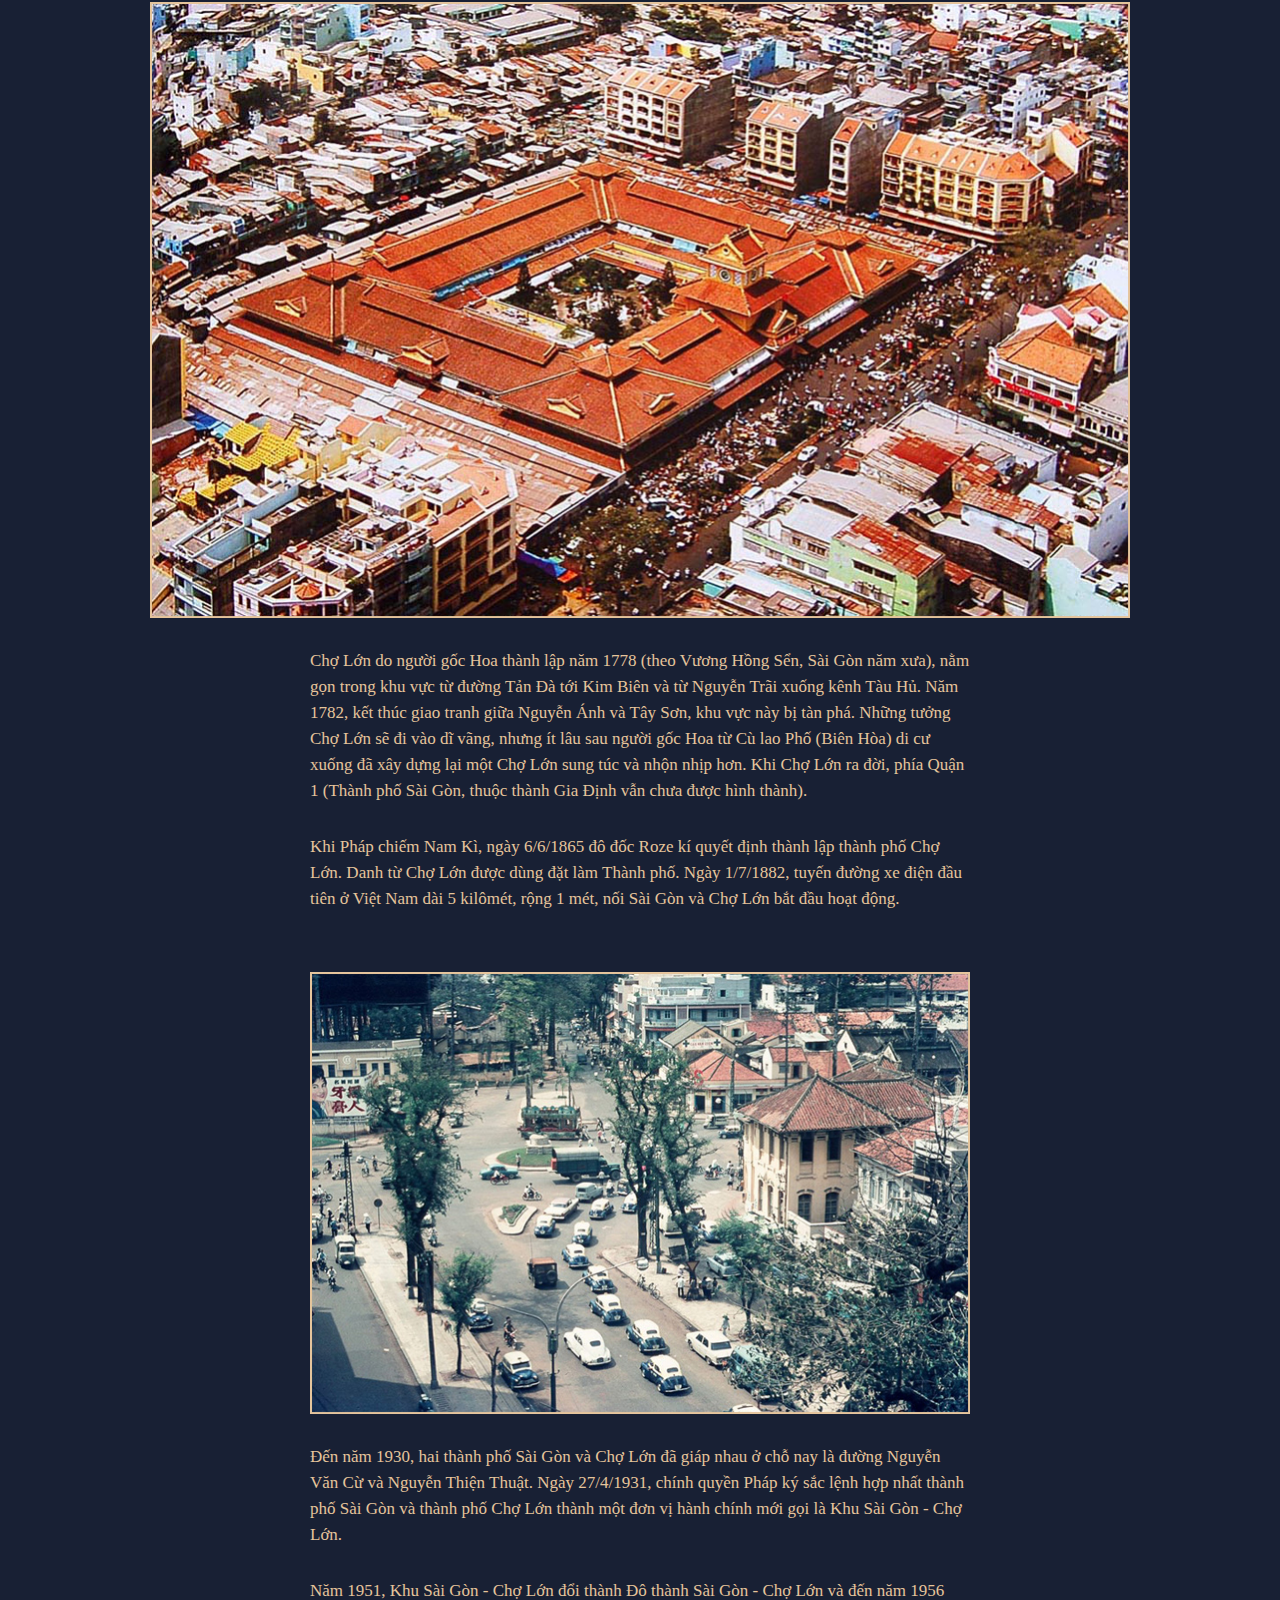
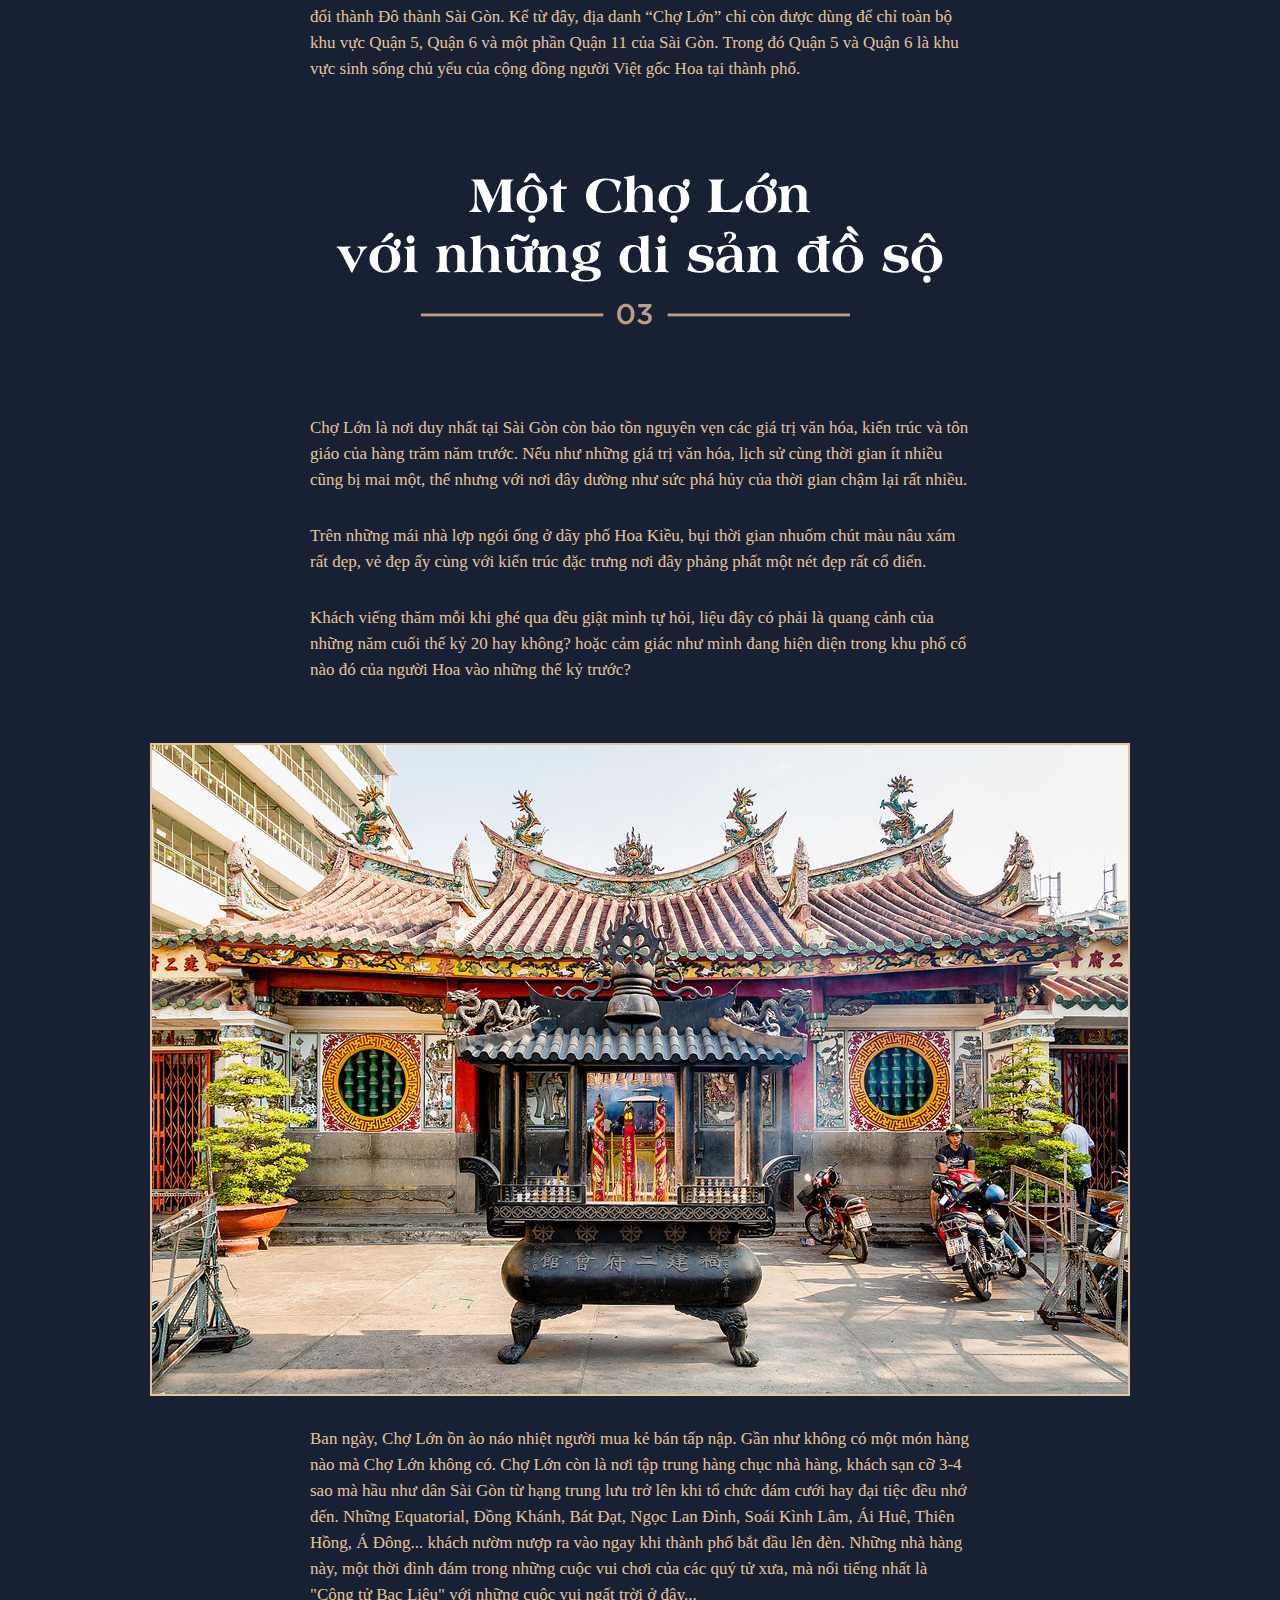
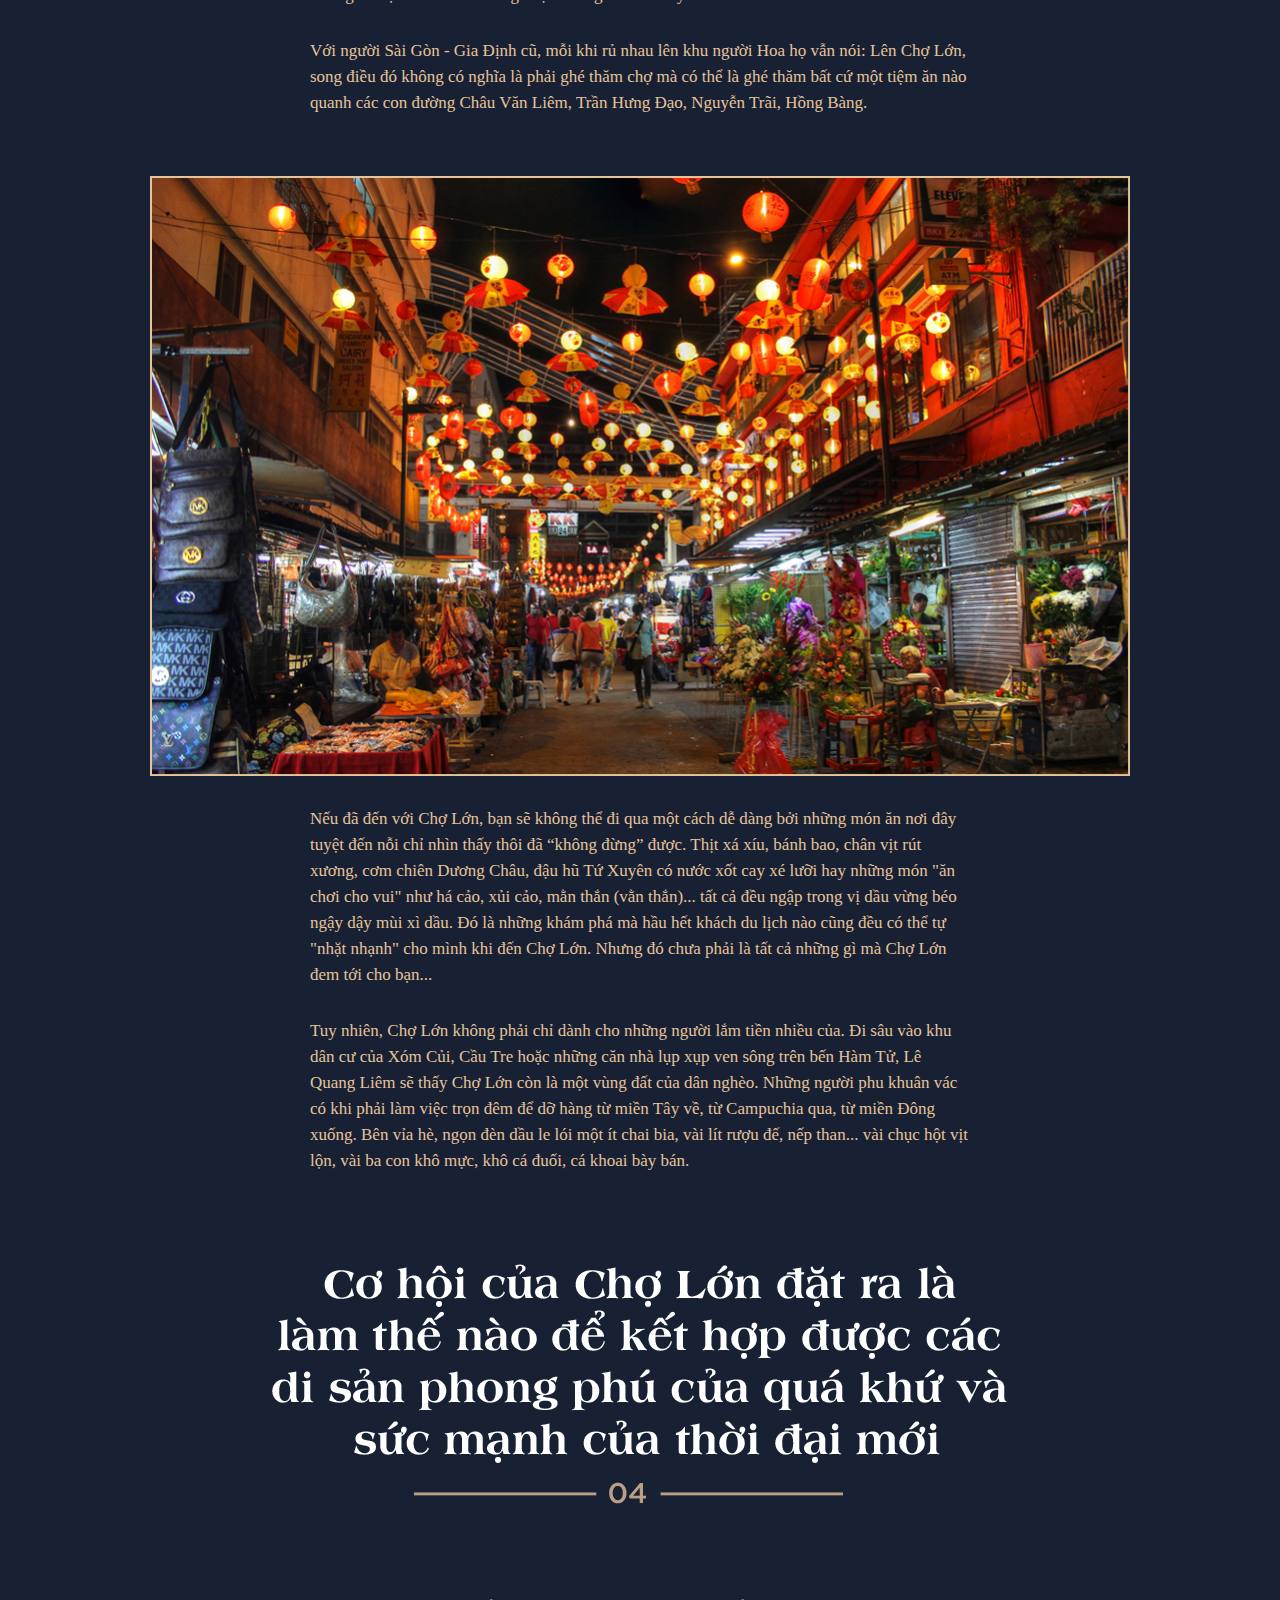
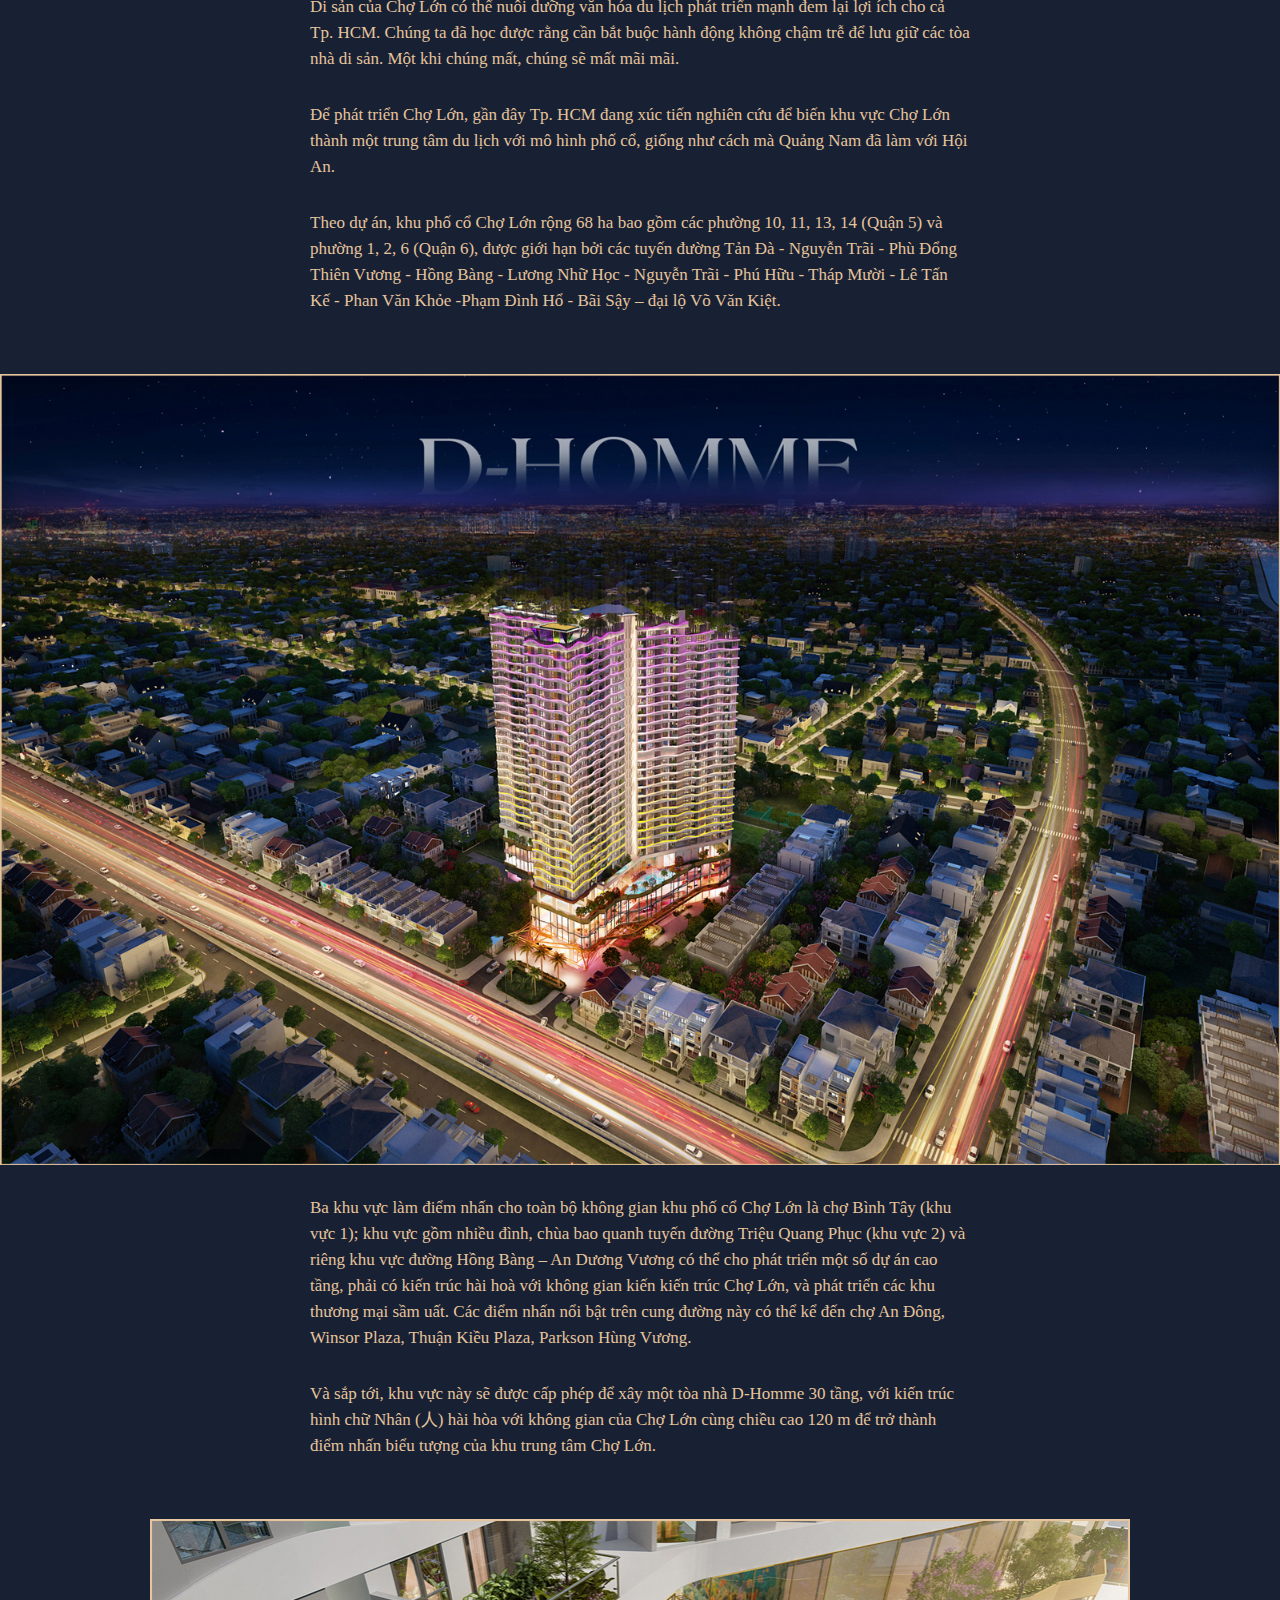
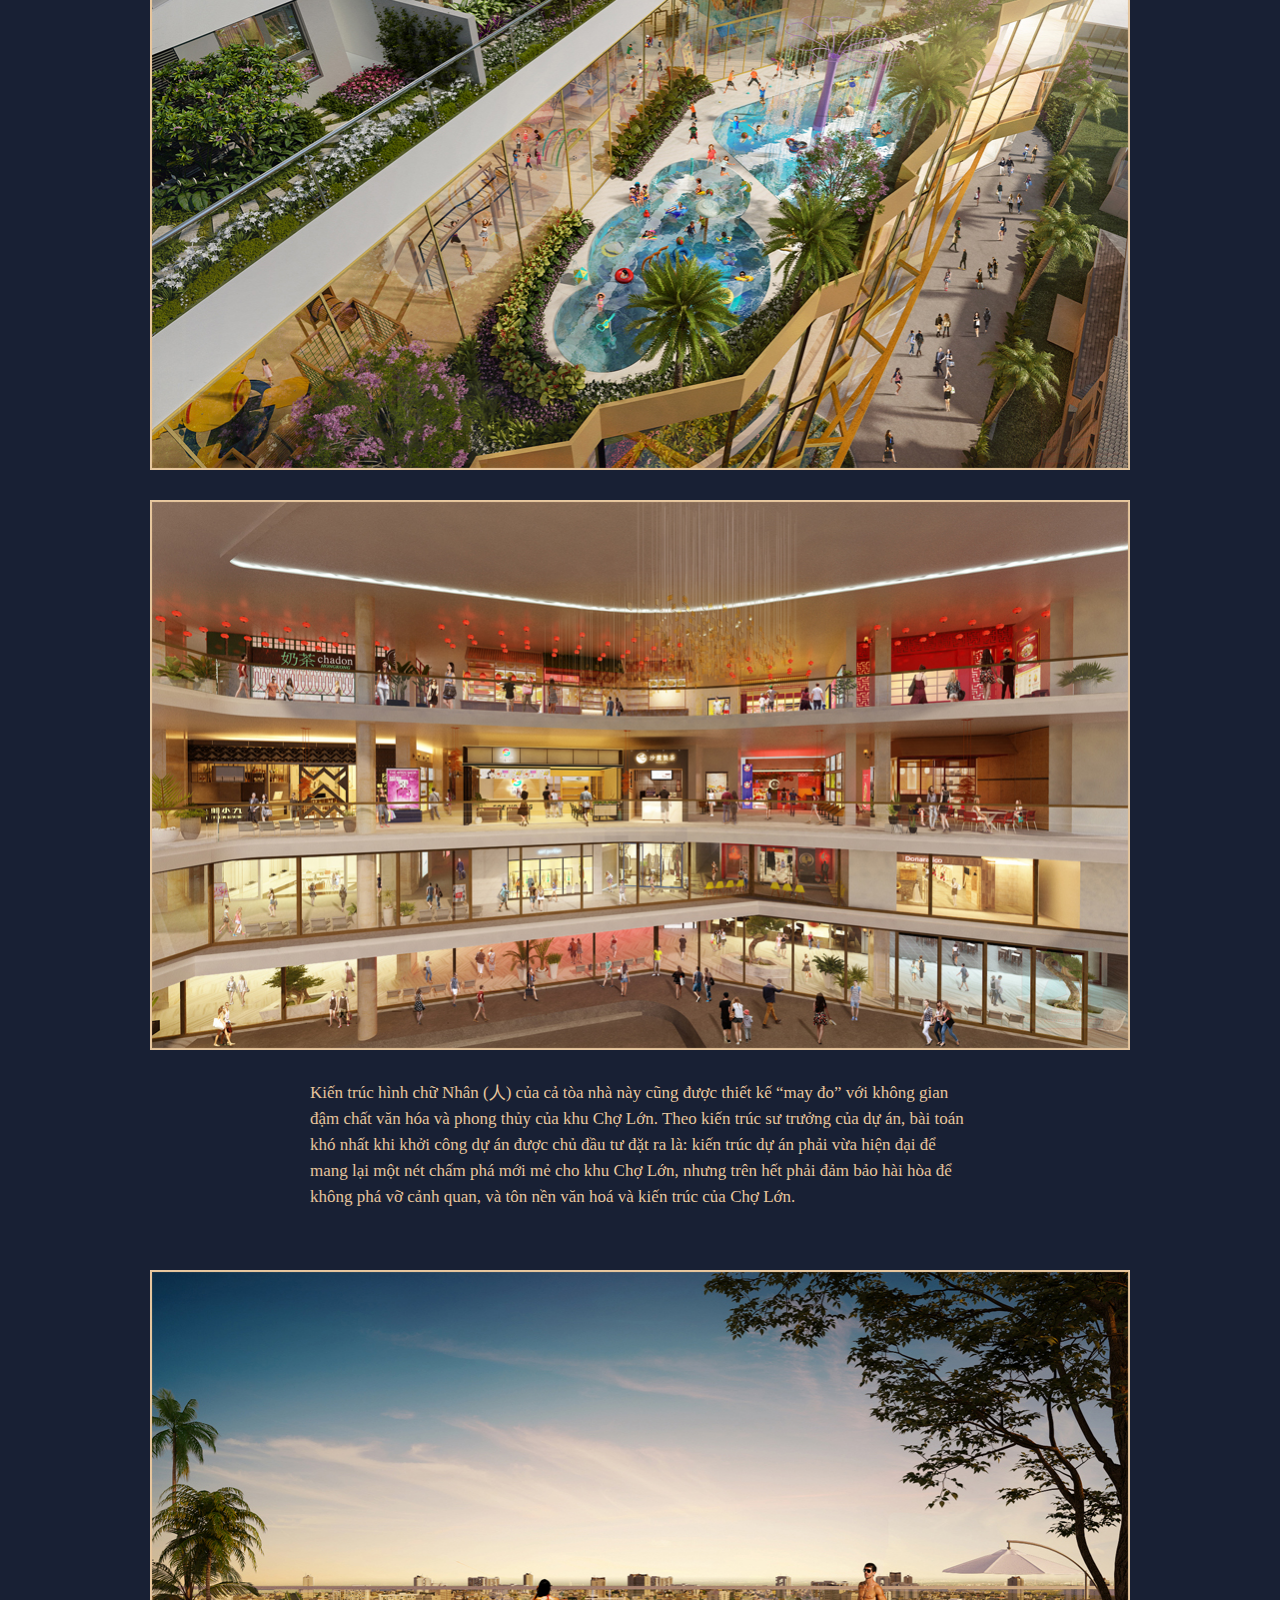
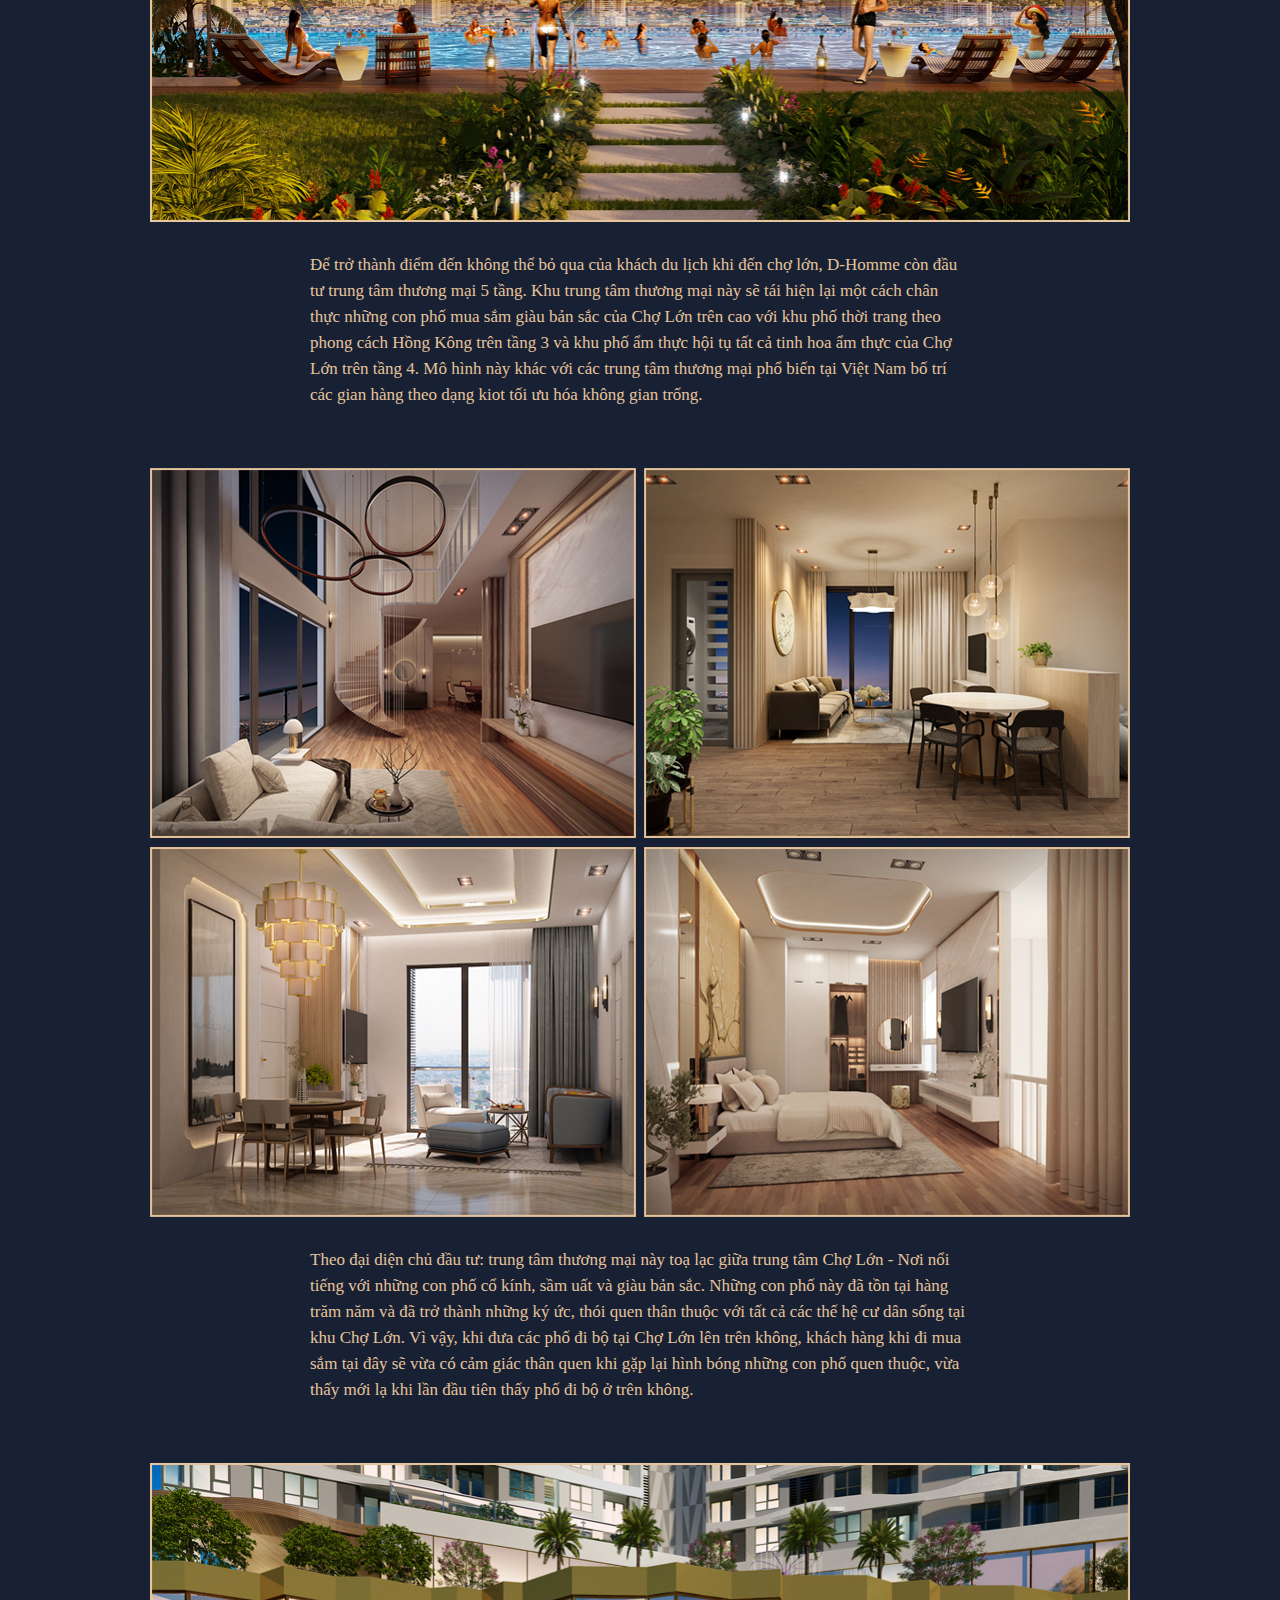
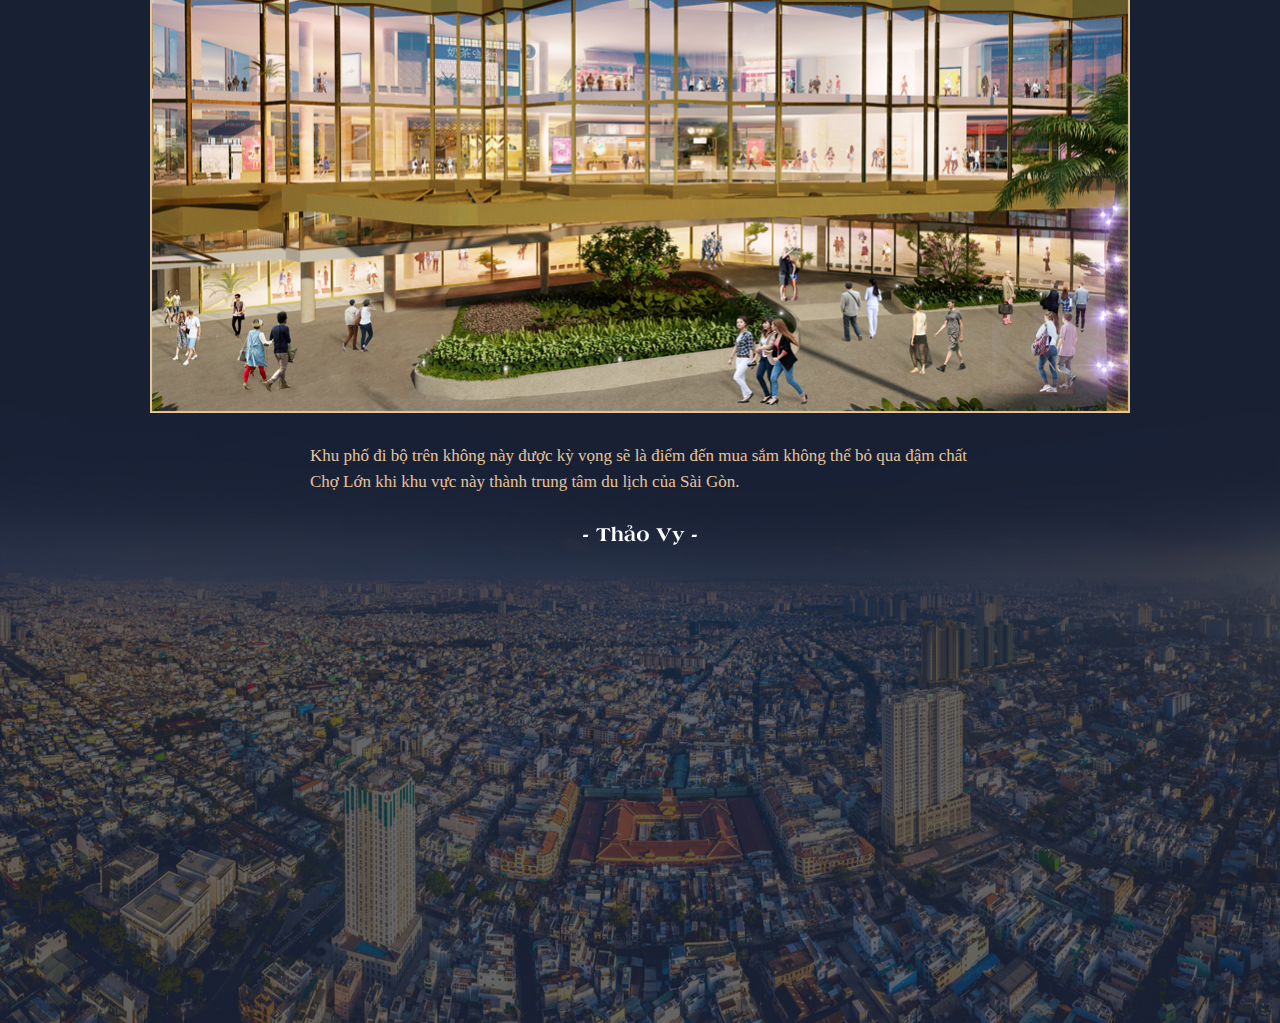
<file: responsive/index.html>
<!DOCTYPE html>
<html lang="en">
<head>
    <meta charset="UTF-8">
    <meta name="viewport" content="width=device-width, initial-scale=1.0">
    <meta http-equiv="X-UA-Compatible" content="ie=edge">
    <title>Chợ Lớn - Nơi lưu giữ hàng trăm năm tinh hoa của Sài Gòn</title>
    <link rel="stylesheet" href="css/reset.css">
    <link rel="stylesheet" href="https://dlthanh.github.io/Assets/css/fonts.css">
    <link rel="stylesheet" href="css/animate.css">
    <link rel="stylesheet" href="css/style.css">
    <script src="https://dlthanh.github.io/Assets/js/jquery-3.3.1.min.js"></script>
    <script src="https://dlthanh.github.io/Assets/js/wow.min.js"></script>
    <script>
        $(document).ready(function() {
            new WOW().init();
        })
    </script>
</head>
<body>
    <!-- Web View -->
    <div class="emag-wrapper web">
        <div class="emag-cover">
            <img src="images/web/cover.jpg" alt="">
        </div>

        <div class="emag-main">
            <div class="emag-content">
                <div class="relative">
                    <div class="emag-sapo w660">
                        <img src="images/web/sapo.jpg" alt="">
                    </div>
    
                    <div class="emag-title w980 wow fadeInUp" data-wow-duration="1s" style="margin-top: 60px;">
                        <img src="images/web/title-1.png" alt="">
                    </div>
    
                    <div class="w660 wow fadeInUp" data-wow-duration="1s">
                        <p>Với những người mới đến Sài Gòn, khi nhắc về trung tâm, thứ mà người ta nghĩ đến ngay trong đầu sẽ là Quận 1 với: Chợ Bến Thành, Nhà thờ Đức Bà, Phố đi bộ Nguyễn Huệ, Dinh Độc Lập, Tháp Bitexco hay những con đường lấp lánh ánh đèn khi đêm về.</p>
    
                        <p>Nhưng với những người sống cả một đời ở Sài Gòn, Quận 1 là trung tâm hoa lệ với “hoa” cho người giàu.</p>
    
                        <p>Với họ, Sài Gòn còn có một trung tâm khác, trung tâm đó sầm uất, phồn hoa mà gần gũi, thân thương, chứa đựng cả một nền di sản đồ sộ dành cho tất cả mọi người mang tên Chợ Lớn - nơi lưu giữ cái hồn của Sài Gòn suốt 300 năm.</p>
                    </div>
    
                    <div class="w980 wow fadeInUp" data-wow-duration="1s">
                        <img src="images/web/img-1.jpg" alt="">
                    </div>
    
                    <div class="w660 wow fadeInUp" data-wow-duration="1s">
                        <p>Nói đến Chợ Lớn, thứ mà người ta nghĩ tới sẽ là nơi hội tụ ẩm thực tinh hoa của cả Sài Gòn với những quán ăn có tuổi tính bằng cả đời người, là đền bà Thiên Hậu, Quan Công, đình Minh Hương, hội quán Tuệ Thành quanh năm nghi ngút khói hương, là con phố Lương Nhữ Học rực rỡ ánh đèn mỗi khi tới dịp trung thu; Phố Hải Thượng Lãn Ông, mỗi lần đi chưa tới, chỉ ngửi mùi thuốc bắc cũng biết tới tiệm nào; Là con phố Hồng Bàng - An Dương Vương sầm uất ngày đêm với Chợ An Đông, khách sạn Winsor hay Thuận Kiều Plaza….</p>
                    </div>
    
                    <div class="emag-title w980 wow fadeInUp" data-wow-duration="1s" style="margin-top: 60px;">
                        <img src="images/web/title-2.png" alt="">
                    </div>
    
                    <div class="w660 wow fadeInUp" data-wow-duration="1s">
                        <p>Khi nhắc đến Sài Gòn, các nhà sử học thường nói: “Sài Gòn có lịch sử hơn 300 năm. Thuở hình thành cách đây 300 năm, Sài Gòn chỉ bắt đầu từ một xóm nhỏ có diện tích hơn 1 km2 bắt đầu từ ven kênh Tàu Hũ. Và người ta gọi đó là Chợ Lớn.</p>
                    </div>
    
                    <div class="w980 wow fadeInUp" data-wow-duration="1s">
                        <img src="images/web/img-2.jpg" alt="">
                    </div>
    
                    <div class="w660 wow fadeInUp" data-wow-duration="1s">
                        <p>Chợ Lớn do người gốc Hoa thành lập năm 1778 (theo Vương Hồng Sển, Sài Gòn năm xưa), nằm gọn trong khu vực từ đường Tản Đà tới Kim Biên và từ Nguyễn Trãi xuống kênh Tàu Hủ. Năm 1782, kết thúc giao tranh giữa Nguyễn Ánh và Tây Sơn, khu vực này bị tàn phá. Những tưởng Chợ Lớn sẽ đi vào dĩ vãng, nhưng ít lâu sau người gốc Hoa từ Cù lao Phố (Biên Hòa) di cư xuống đã xây dựng lại một Chợ Lớn sung túc và nhộn nhịp hơn. Khi Chợ Lớn ra đời, phía Quận 1 (Thành phố Sài Gòn, thuộc thành Gia Định vẫn chưa được hình thành).</p>
    
                        <p>Khi Pháp chiếm Nam Kì, ngày 6/6/1865 đô đốc Roze kí quyết định thành lập thành phố Chợ Lớn. Danh từ Chợ Lớn được dùng đặt làm Thành phố. Ngày 1/7/1882, tuyến đường xe điện đầu tiên ở Việt Nam dài 5 kilômét, rộng 1 mét, nối Sài Gòn và Chợ Lớn bắt đầu hoạt động.</p>
                    </div>
    
                    <div class="w660 wow fadeInUp" data-wow-duration="1s">
                        <img src="images/web/img-3.jpg" alt="">
                    </div>
    
                    <div class="w660 wow fadeInUp" data-wow-duration="1s">
                        <p>Đến năm 1930, hai thành phố Sài Gòn và Chợ Lớn đã giáp nhau ở chỗ nay là đường Nguyễn Văn Cừ và Nguyễn Thiện Thuật. Ngày 27/4/1931, chính quyền Pháp ký sắc lệnh hợp nhất thành phố Sài Gòn và thành phố Chợ Lớn thành một đơn vị hành chính mới gọi là Khu Sài Gòn - Chợ Lớn.</p>
    
                        <p>Năm 1951, Khu Sài Gòn - Chợ Lớn đổi thành Đô thành Sài Gòn - Chợ Lớn và đến năm 1956 đổi thành Đô thành Sài Gòn. Kể từ đây, địa danh “Chợ Lớn” chỉ còn được dùng để chỉ toàn bộ khu vực Quận 5, Quận 6 và một phần Quận 11 của Sài Gòn. Trong đó Quận 5 và Quận 6 là khu vực sinh sống chủ yếu của cộng đồng người Việt gốc Hoa tại thành phố.</p>
                    </div>
    
                    <div class="emag-title w980 wow fadeInUp" data-wow-duration="1s" style="margin-top: 60px;">
                        <img src="images/web/title-3.png" alt="">
                    </div>
    
                    <div class="w660 wow fadeInUp" data-wow-duration="1s">
                        <p>Chợ Lớn là nơi duy nhất tại Sài Gòn còn bảo tồn nguyên vẹn các giá trị văn hóa, kiến trúc và tôn giáo của hàng trăm năm trước. Nếu như những giá trị văn hóa, lịch sử cùng thời gian ít nhiều cũng bị mai một, thế nhưng với nơi đây dường như sức phá hủy của thời gian chậm lại rất nhiều.</p>
    
                        <p>Trên những mái nhà lợp ngói ống ở dãy phố Hoa Kiều, bụi thời gian nhuốm chút màu nâu xám rất đẹp, vẻ đẹp ấy cùng với kiến trúc đặc trưng nơi đây phảng phất một nét đẹp rất cổ điển.</p>
    
                        <p>Khách viếng thăm mỗi khi ghé qua đều giật mình tự hỏi, liệu đây có phải là quang cảnh của những năm cuối thế kỷ 20 hay không? hoặc cảm giác như mình đang hiện diện trong khu phố cổ nào đó của người Hoa vào những thế kỷ trước?</p>
                    </div>
    
                    <div class="w980 wow fadeInUp" data-wow-duration="1s">
                        <img src="images/web/img-4.jpg" alt="">
                    </div>
    
                    <div class="w660 wow fadeInUp" data-wow-duration="1s">
                        <p>Ban ngày, Chợ Lớn ồn ào náo nhiệt người mua kẻ bán tấp nập. Gần như không có một món hàng nào mà Chợ Lớn không có. Chợ Lớn còn là nơi tập trung hàng chục nhà hàng, khách sạn cỡ 3-4 sao mà hầu như dân Sài Gòn từ hạng trung lưu trở lên khi tổ chức đám cưới hay đại tiệc đều nhớ đến. Những Equatorial, Đồng Khánh, Bát Đạt, Ngọc Lan Đình, Soái Kình Lâm, Ái Huê, Thiên Hồng, Á Đông... khách nườm nượp ra vào ngay khi thành phố bắt đầu lên đèn. Những nhà hàng này, một thời đình đám trong những cuộc vui chơi của các quý tử xưa, mà nổi tiếng nhất là "Công tử Bạc Liêu" với những cuộc vui ngất trời ở đây...</p>
    
                        <p>Với người Sài Gòn - Gia Định cũ, mỗi khi rủ nhau lên khu người Hoa họ vẫn nói: Lên Chợ Lớn, song điều đó không có nghĩa là phải ghé thăm chợ mà có thể là ghé thăm bất cứ một tiệm ăn nào quanh các con đường Châu Văn Liêm, Trần Hưng Đạo, Nguyễn Trãi, Hồng Bàng.</p>
                    </div>
    
                    <div class="w980 wow fadeInUp" data-wow-duration="1s">
                        <img src="images/web/img-5.jpg" alt="">
                    </div>
    
                    <div class="w660 wow fadeInUp" data-wow-duration="1s">
                        <p>Nếu đã đến với Chợ Lớn, bạn sẽ không thể đi qua một cách dễ dàng bởi những món ăn nơi đây tuyệt đến nỗi chỉ nhìn thấy thôi đã “không đừng” được. Thịt xá xíu, bánh bao, chân vịt rút xương, cơm chiên Dương Châu, đậu hũ Tứ Xuyên có nước xốt cay xé lưỡi hay những món "ăn chơi cho vui" như há cảo, xủi cảo, mằn thắn (vằn thắn)... tất cả đều ngập trong vị dầu vừng béo ngậy dậy mùi xì dầu. Đó là những khám phá mà hầu hết khách du lịch nào cũng đều có thể tự "nhặt nhạnh" cho mình khi đến Chợ Lớn. Nhưng đó chưa phải là tất cả những gì mà Chợ Lớn đem tới cho bạn...</p>
    
                        <p>Tuy nhiên, Chợ Lớn không phải chỉ dành cho những người lắm tiền nhiều của. Đi sâu vào khu dân cư của Xóm Củi, Cầu Tre hoặc những căn nhà lụp xụp ven sông trên bến Hàm Tử, Lê Quang Liêm sẽ thấy Chợ Lớn còn là một vùng đất của dân nghèo. Những người phu khuân vác có khi phải làm việc trọn đêm để dỡ hàng từ miền Tây về, từ Campuchia qua, từ miền Đông xuống. Bên vỉa hè, ngọn đèn dầu le lói một ít chai bia, vài lít rượu đế, nếp than... vài chục hột vịt lộn, vài ba con khô mực, khô cá đuối, cá khoai bày bán.</p>
                    </div>
    
                    <div class="emag-title w980 wow fadeInUp" data-wow-duration="1s" style="margin-top: 60px;">
                        <img src="images/web/title-4.png" alt="">
                    </div>
    
                    <div class="w660 wow fadeInUp" data-wow-duration="1s">
                        <p>Di sản của Chợ Lớn có thể nuôi dưỡng văn hóa du lịch phát triển mạnh đem lại lợi ích cho cả Tp. HCM. Chúng ta đã học được rằng cần bắt buộc hành động không chậm trễ để lưu giữ các tòa nhà di sản. Một khi chúng mất, chúng sẽ mất mãi mãi.</p>
    
                        <p>Để phát triển Chợ Lớn, gần đây Tp. HCM đang xúc tiến nghiên cứu để biến khu vực Chợ Lớn thành một trung tâm du lịch với mô hình phố cổ, giống như cách mà Quảng Nam đã làm với Hội An.</p>
    
                        <p>Theo dự án, khu phố cổ Chợ Lớn rộng 68 ha bao gồm các phường 10, 11, 13, 14 (Quận 5) và phường 1, 2, 6 (Quận 6), được giới hạn bởi các tuyến đường Tản Đà - Nguyễn Trãi - Phù Đổng Thiên Vương - Hồng Bàng - Lương Nhữ Học - Nguyễn Trãi - Phú Hữu - Tháp Mười - Lê Tấn Kế - Phan Văn Khỏe -Phạm Đình Hổ - Bãi Sậy – đại lộ Võ Văn Kiệt.</p>
                    </div>
    
                    <div class="wow fadeInUp" data-wow-duration="1s">
                        <img src="images/web/img-6.jpg" alt="">
                    </div>
    
                    <div class="w660 wow fadeInUp" data-wow-duration="1s">
                        <p>Ba khu vực làm điểm nhấn cho toàn bộ không gian khu phố cổ Chợ Lớn là chợ Bình Tây (khu vực 1); khu vực gồm nhiều đình, chùa bao quanh tuyến đường Triệu Quang Phục (khu vực 2) và riêng khu vực đường Hồng Bàng – An Dương Vương có thể cho phát triển một số dự án cao tầng, phải có kiến trúc hài hoà với không gian kiến kiến trúc Chợ Lớn, và phát triển các khu thương mại sầm uất. Các điểm nhấn nổi bật trên cung đường này có thể kể đến chợ An Đông, Winsor Plaza, Thuận Kiều Plaza, Parkson Hùng Vương.</p>
    
                        <p>Và sắp tới, khu vực này sẽ được cấp phép để xây một tòa nhà D-Homme 30 tầng, với kiến trúc hình chữ Nhân (人) hài hòa với không gian của Chợ Lớn cùng chiều cao 120 m để trở thành điểm nhấn biểu tượng của khu trung tâm Chợ Lớn.</p>
                    </div>
    
                    <div class="w980">
                        <img src="images/web/img-7.jpg" alt="" class="wow fadeInUp" data-wow-duration="1s">
    
                        <img src="images/web/img-8.jpg" alt="" class="wow fadeInUp" data-wow-duration="1s" style="margin-top: 0">
                    </div>
    
                    <div class="w660 wow fadeInUp" data-wow-duration="1s">
                        <p>Kiến trúc hình chữ Nhân (人) của cả tòa nhà này cũng được thiết kế “may đo” với không gian đậm chất văn hóa và phong thủy của khu Chợ Lớn. Theo kiến trúc sư trưởng của dự án, bài toán khó nhất khi khởi công dự án được chủ đầu tư đặt ra là: kiến trúc dự án phải vừa hiện đại để mang lại một nét chấm phá mới mẻ cho khu Chợ Lớn, nhưng trên hết phải đảm bảo hài hòa để không phá vỡ cảnh quan, và tôn nền văn hoá và kiến trúc của Chợ Lớn.</p>
                    </div>
    
                    <div class="w980 wow fadeInUp" data-wow-duration="1s">
                        <img src="images/web/img-9.jpg" alt="">
                    </div>
    
                    <div class="w660 wow fadeInUp" data-wow-duration="1s">
                        <p>Để trở thành điểm đến không thể bỏ qua của khách du lịch khi đến chợ lớn, D-Homme còn đầu tư trung tâm thương mại 5 tầng. Khu trung tâm thương mại này sẽ tái hiện lại một cách chân thực những con phố mua sắm giàu bản sắc của Chợ Lớn trên cao với khu phố thời trang theo phong cách Hồng Kông trên tầng 3 và khu phố ẩm thực hội tụ tất cả tinh hoa ẩm thực của Chợ Lớn trên tầng 4. Mô hình này khác với các trung tâm thương mại phổ biến tại Việt Nam bố trí các gian hàng theo dạng kiot tối ưu hóa không gian trống.</p>
                    </div>
    
                    <div class="w980 wow fadeInUp" data-wow-duration="1s">
                        <img src="images/web/img-10.jpg" alt="">
                    </div>
    
                    <div class="w660 wow fadeInUp" data-wow-duration="1s">
                        <p>Theo đại diện chủ đầu tư: trung tâm thương mại này toạ lạc giữa trung tâm Chợ Lớn - Nơi nổi tiếng với những con phố cổ kính, sầm uất và giàu bản sắc. Những con phố này đã tồn tại hàng trăm năm và đã trở thành những ký ức, thói quen thân thuộc với tất cả các thế hệ cư dân sống tại khu Chợ Lớn. Vì vậy, khi đưa các phố đi bộ tại Chợ Lớn lên trên không, khách hàng khi đi mua sắm tại đây sẽ vừa có cảm giác thân quen khi gặp lại hình bóng những con phố quen thuộc, vừa thấy mới lạ khi lần đầu tiên thấy phố đi bộ ở trên không.</p>
                    </div>
    
                    <div class="w980 wow fadeInUp" data-wow-duration="1s">
                        <img src="images/web/img-11.jpg" alt="">
                    </div>
    
                    <div class="w660 wow fadeInUp" data-wow-duration="1s">
                        <p>Khu phố đi bộ trên không này được kỳ vọng sẽ là điểm đến mua sắm không thể bỏ qua đậm chất Chợ Lớn khi khu vực này thành trung tâm du lịch của Sài Gòn.</p>
                    </div>
    
                    <div class="emag-credit w980 wow fadeInUp" data-wow-duration="1s">
                        <img src="images/web/credit.png" alt="">
                    </div>
                </div>

                <div class="emag-fullwidth">
                    <img src="images/web/footer.jpg" alt="" style="margin-bottom: 0">
                </div>
            </div>
        </div>
    </div>
    <!-- End Web View -->

    <!-- Mobile View -->
    <div class="emag-wrapper mobile">
        <div class="emag-cover">
            <img src="images/mobile/cover.jpg" alt="">
        </div>

        <div class="emag-sapo">
            <img src="images/mobile/sapo.png" alt="">
        </div>

        <div class="emag-main">
            <div class="emag-title">
                <img src="images/mobile/title-1.png" alt="">
            </div>

            <div class="emag-content">
                <p>Với những người mới đến Sài Gòn, khi nhắc về trung tâm, thứ mà người ta nghĩ đến ngay trong đầu sẽ là Quận 1 với: Chợ Bến Thành, Nhà thờ Đức Bà, Phố đi bộ Nguyễn Huệ, Dinh Độc Lập, Tháp Bitexco hay những con đường lấp lánh ánh đèn khi đêm về.</p>
    
                <p>Nhưng với những người sống cả một đời ở Sài Gòn, Quận 1 là trung tâm hoa lệ với “hoa” cho người giàu.</p>

                <p>Với họ, Sài Gòn còn có một trung tâm khác, trung tâm đó sầm uất, phồn hoa mà gần gũi, thân thương, chứa đựng cả một nền di sản đồ sộ dành cho tất cả mọi người mang tên Chợ Lớn - nơi lưu giữ cái hồn của Sài Gòn suốt 300 năm.</p>
            </div>

            <img src="images/mobile/img-1.jpg" alt="">

            <div class="emag-content">
                <p>Nói đến Chợ Lớn, thứ mà người ta nghĩ tới sẽ là nơi hội tụ ẩm thực tinh hoa của cả Sài Gòn với những quán ăn có tuổi tính bằng cả đời người, là đền bà Thiên Hậu, Quan Công, đình Minh Hương, hội quán Tuệ Thành quanh năm nghi ngút khói hương, là con phố Lương Nhữ Học rực rỡ ánh đèn mỗi khi tới dịp trung thu; Phố Hải Thượng Lãn Ông, mỗi lần đi chưa tới, chỉ ngửi mùi thuốc bắc cũng biết tới tiệm nào; Là con phố Hồng Bàng - An Dương Vương sầm uất ngày đêm với Chợ An Đông, khách sạn Winsor hay Thuận Kiều Plaza….</p>
            </div>

            <div class="emag-title">
                <img src="images/mobile/title-2.png" alt="">
            </div>

            <div class="emag-content">
                <p>Khi nhắc đến Sài Gòn, các nhà sử học thường nói: “Sài Gòn có lịch sử hơn 300 năm. Thuở hình thành cách đây 300 năm, Sài Gòn chỉ bắt đầu từ một xóm nhỏ có diện tích hơn 1 km2 bắt đầu từ ven kênh Tàu Hũ. Và người ta gọi đó là Chợ Lớn.</p>
            </div>

            <img src="images/mobile/img-2.jpg" alt="">

            <div class="emag-content">
                <p>Chợ Lớn do người gốc Hoa thành lập năm 1778 (theo Vương Hồng Sển, Sài Gòn năm xưa), nằm gọn trong khu vực từ đường Tản Đà tới Kim Biên và từ Nguyễn Trãi xuống kênh Tàu Hủ. Năm 1782, kết thúc giao tranh giữa Nguyễn Ánh và Tây Sơn, khu vực này bị tàn phá. Những tưởng Chợ Lớn sẽ đi vào dĩ vãng, nhưng ít lâu sau người gốc Hoa từ Cù lao Phố (Biên Hòa) di cư xuống đã xây dựng lại một Chợ Lớn sung túc và nhộn nhịp hơn. Khi Chợ Lớn ra đời, phía Quận 1 (Thành phố Sài Gòn, thuộc thành Gia Định vẫn chưa được hình thành).</p>
    
                <p>Khi Pháp chiếm Nam Kì, ngày 6/6/1865 đô đốc Roze kí quyết định thành lập thành phố Chợ Lớn. Danh từ Chợ Lớn được dùng đặt làm Thành phố. Ngày 1/7/1882, tuyến đường xe điện đầu tiên ở Việt Nam dài 5 kilômét, rộng 1 mét, nối Sài Gòn và Chợ Lớn bắt đầu hoạt động.</p>
            </div>

            <img src="images/mobile/img-3.jpg" alt="">

            <div class="emag-content">
                <p>Đến năm 1930, hai thành phố Sài Gòn và Chợ Lớn đã giáp nhau ở chỗ nay là đường Nguyễn Văn Cừ và Nguyễn Thiện Thuật. Ngày 27/4/1931, chính quyền Pháp ký sắc lệnh hợp nhất thành phố Sài Gòn và thành phố Chợ Lớn thành một đơn vị hành chính mới gọi là Khu Sài Gòn - Chợ Lớn.</p>
    
                <p>Năm 1951, Khu Sài Gòn - Chợ Lớn đổi thành Đô thành Sài Gòn - Chợ Lớn và đến năm 1956 đổi thành Đô thành Sài Gòn. Kể từ đây, địa danh “Chợ Lớn” chỉ còn được dùng để chỉ toàn bộ khu vực Quận 5, Quận 6 và một phần Quận 11 của Sài Gòn. Trong đó Quận 5 và Quận 6 là khu vực sinh sống chủ yếu của cộng đồng người Việt gốc Hoa tại thành phố.</p>
            </div>

            <div class="emag-title">
                <img src="images/mobile/title-3.png" alt="">
            </div>

            <div class="emag-content">
                <p>Chợ Lớn là nơi duy nhất tại Sài Gòn còn bảo tồn nguyên vẹn các giá trị văn hóa, kiến trúc và tôn giáo của hàng trăm năm trước. Nếu như những giá trị văn hóa, lịch sử cùng thời gian ít nhiều cũng bị mai một, thế nhưng với nơi đây dường như sức phá hủy của thời gian chậm lại rất nhiều.</p>
    
                <p>Trên những mái nhà lợp ngói ống ở dãy phố Hoa Kiều, bụi thời gian nhuốm chút màu nâu xám rất đẹp, vẻ đẹp ấy cùng với kiến trúc đặc trưng nơi đây phảng phất một nét đẹp rất cổ điển.</p>
    
                <p>Khách viếng thăm mỗi khi ghé qua đều giật mình tự hỏi, liệu đây có phải là quang cảnh của những năm cuối thế kỷ 20 hay không? hoặc cảm giác như mình đang hiện diện trong khu phố cổ nào đó của người Hoa vào những thế kỷ trước?</p>
            </div>

            <img src="images/mobile/img-4.jpg" alt="">

            <div class="emag-content">
                <p>Ban ngày, Chợ Lớn ồn ào náo nhiệt người mua kẻ bán tấp nập. Gần như không có một món hàng nào mà Chợ Lớn không có. Chợ Lớn còn là nơi tập trung hàng chục nhà hàng, khách sạn cỡ 3-4 sao mà hầu như dân Sài Gòn từ hạng trung lưu trở lên khi tổ chức đám cưới hay đại tiệc đều nhớ đến. Những Equatorial, Đồng Khánh, Bát Đạt, Ngọc Lan Đình, Soái Kình Lâm, Ái Huê, Thiên Hồng, Á Đông... khách nườm nượp ra vào ngay khi thành phố bắt đầu lên đèn. Những nhà hàng này, một thời đình đám trong những cuộc vui chơi của các quý tử xưa, mà nổi tiếng nhất là "Công tử Bạc Liêu" với những cuộc vui ngất trời ở đây...</p>
    
                <p>Với người Sài Gòn - Gia Định cũ, mỗi khi rủ nhau lên khu người Hoa họ vẫn nói: Lên Chợ Lớn, song điều đó không có nghĩa là phải ghé thăm chợ mà có thể là ghé thăm bất cứ một tiệm ăn nào quanh các con đường Châu Văn Liêm, Trần Hưng Đạo, Nguyễn Trãi, Hồng Bàng.</p>
            </div>

            <img src="images/mobile/img-5.jpg" alt="">

            <div class="emag-content">
                <p>Nếu đã đến với Chợ Lớn, bạn sẽ không thể đi qua một cách dễ dàng bởi những món ăn nơi đây tuyệt đến nỗi chỉ nhìn thấy thôi đã “không đừng” được. Thịt xá xíu, bánh bao, chân vịt rút xương, cơm chiên Dương Châu, đậu hũ Tứ Xuyên có nước xốt cay xé lưỡi hay những món "ăn chơi cho vui" như há cảo, xủi cảo, mằn thắn (vằn thắn)... tất cả đều ngập trong vị dầu vừng béo ngậy dậy mùi xì dầu. Đó là những khám phá mà hầu hết khách du lịch nào cũng đều có thể tự "nhặt nhạnh" cho mình khi đến Chợ Lớn. Nhưng đó chưa phải là tất cả những gì mà Chợ Lớn đem tới cho bạn...</p>
    
                <p>Tuy nhiên, Chợ Lớn không phải chỉ dành cho những người lắm tiền nhiều của. Đi sâu vào khu dân cư của Xóm Củi, Cầu Tre hoặc những căn nhà lụp xụp ven sông trên bến Hàm Tử, Lê Quang Liêm sẽ thấy Chợ Lớn còn là một vùng đất của dân nghèo. Những người phu khuân vác có khi phải làm việc trọn đêm để dỡ hàng từ miền Tây về, từ Campuchia qua, từ miền Đông xuống. Bên vỉa hè, ngọn đèn dầu le lói một ít chai bia, vài lít rượu đế, nếp than... vài chục hột vịt lộn, vài ba con khô mực, khô cá đuối, cá khoai bày bán.</p>
            </div>

            <div class="emag-title">
                <img src="images/mobile/title-4.png" alt="">
            </div>

            <div class="emag-content">
                <p>Di sản của Chợ Lớn có thể nuôi dưỡng văn hóa du lịch phát triển mạnh đem lại lợi ích cho cả Tp. HCM. Chúng ta đã học được rằng cần bắt buộc hành động không chậm trễ để lưu giữ các tòa nhà di sản. Một khi chúng mất, chúng sẽ mất mãi mãi.</p>
    
                <p>Để phát triển Chợ Lớn, gần đây Tp. HCM đang xúc tiến nghiên cứu để biến khu vực Chợ Lớn thành một trung tâm du lịch với mô hình phố cổ, giống như cách mà Quảng Nam đã làm với Hội An.</p>
    
                <p>Theo dự án, khu phố cổ Chợ Lớn rộng 68 ha bao gồm các phường 10, 11, 13, 14 (Quận 5) và phường 1, 2, 6 (Quận 6), được giới hạn bởi các tuyến đường Tản Đà - Nguyễn Trãi - Phù Đổng Thiên Vương - Hồng Bàng - Lương Nhữ Học - Nguyễn Trãi - Phú Hữu - Tháp Mười - Lê Tấn Kế - Phan Văn Khỏe -Phạm Đình Hổ - Bãi Sậy – đại lộ Võ Văn Kiệt.</p>
            </div> 

            <img src="images/mobile/img-6.jpg" alt="">

            <div class="emag-content">
                <p>Ba khu vực làm điểm nhấn cho toàn bộ không gian khu phố cổ Chợ Lớn là chợ Bình Tây (khu vực 1); khu vực gồm nhiều đình, chùa bao quanh tuyến đường Triệu Quang Phục (khu vực 2) và riêng khu vực đường Hồng Bàng – An Dương Vương có thể cho phát triển một số dự án cao tầng, phải có kiến trúc hài hoà với không gian kiến kiến trúc Chợ Lớn, và phát triển các khu thương mại sầm uất. Các điểm nhấn nổi bật trên cung đường này có thể kể đến chợ An Đông, Winsor Plaza, Thuận Kiều Plaza, Parkson Hùng Vương.</p>
    
                <p>Và sắp tới, khu vực này sẽ được cấp phép để xây một tòa nhà D-Homme 30 tầng, với kiến trúc hình chữ Nhân (人) hài hòa với không gian của Chợ Lớn cùng chiều cao 120 m để trở thành điểm nhấn biểu tượng của khu trung tâm Chợ Lớn.</p>
            </div>

            <img src="images/mobile/img-7.jpg" alt="">

            <img src="images/mobile/img-8.jpg" alt="">

            <div class="emag-content">
                <p>Kiến trúc hình chữ Nhân (人) của cả tòa nhà này cũng được thiết kế “may đo” với không gian đậm chất văn hóa và phong thủy của khu Chợ Lớn. Theo kiến trúc sư trưởng của dự án, bài toán khó nhất khi khởi công dự án được chủ đầu tư đặt ra là: kiến trúc dự án phải vừa hiện đại để mang lại một nét chấm phá mới mẻ cho khu Chợ Lớn, nhưng trên hết phải đảm bảo hài hòa để không phá vỡ cảnh quan, và tôn nền văn hoá và kiến trúc của Chợ Lớn.</p>
            </div>

            <img src="images/mobile/img-9.jpg" alt="">

            <div class="emag-content">
                <p>Để trở thành điểm đến không thể bỏ qua của khách du lịch khi đến chợ lớn, D-Homme còn đầu tư trung tâm thương mại 5 tầng. Khu trung tâm thương mại này sẽ tái hiện lại một cách chân thực những con phố mua sắm giàu bản sắc của Chợ Lớn trên cao với khu phố thời trang theo phong cách Hồng Kông trên tầng 3 và khu phố ẩm thực hội tụ tất cả tinh hoa ẩm thực của Chợ Lớn trên tầng 4. Mô hình này khác với các trung tâm thương mại phổ biến tại Việt Nam bố trí các gian hàng theo dạng kiot tối ưu hóa không gian trống.</p>
            </div>

            <img src="images/mobile/img-10.jpg" alt="">
            
            <div class="emag-content">
                <p>Theo đại diện chủ đầu tư: trung tâm thương mại này toạ lạc giữa trung tâm Chợ Lớn - Nơi nổi tiếng với những con phố cổ kính, sầm uất và giàu bản sắc. Những con phố này đã tồn tại hàng trăm năm và đã trở thành những ký ức, thói quen thân thuộc với tất cả các thế hệ cư dân sống tại khu Chợ Lớn. Vì vậy, khi đưa các phố đi bộ tại Chợ Lớn lên trên không, khách hàng khi đi mua sắm tại đây sẽ vừa có cảm giác thân quen khi gặp lại hình bóng những con phố quen thuộc, vừa thấy mới lạ khi lần đầu tiên thấy phố đi bộ ở trên không.</p>
            </div>

            <img src="images/mobile/img-11.jpg" alt="">

            <div class="emag-content">
                <p>Khu phố đi bộ trên không này được kỳ vọng sẽ là điểm đến mua sắm không thể bỏ qua đậm chất Chợ Lớn khi khu vực này thành trung tâm du lịch của Sài Gòn.</p>
            </div>

            <div class="emag-credit">
                <img src="images/mobile/credit.jpg" alt="" style="margin-bottom: 0;">
            </div>
        </div>
    </div>
    <!-- End Mobile View -->
</body>
</html>
</file>
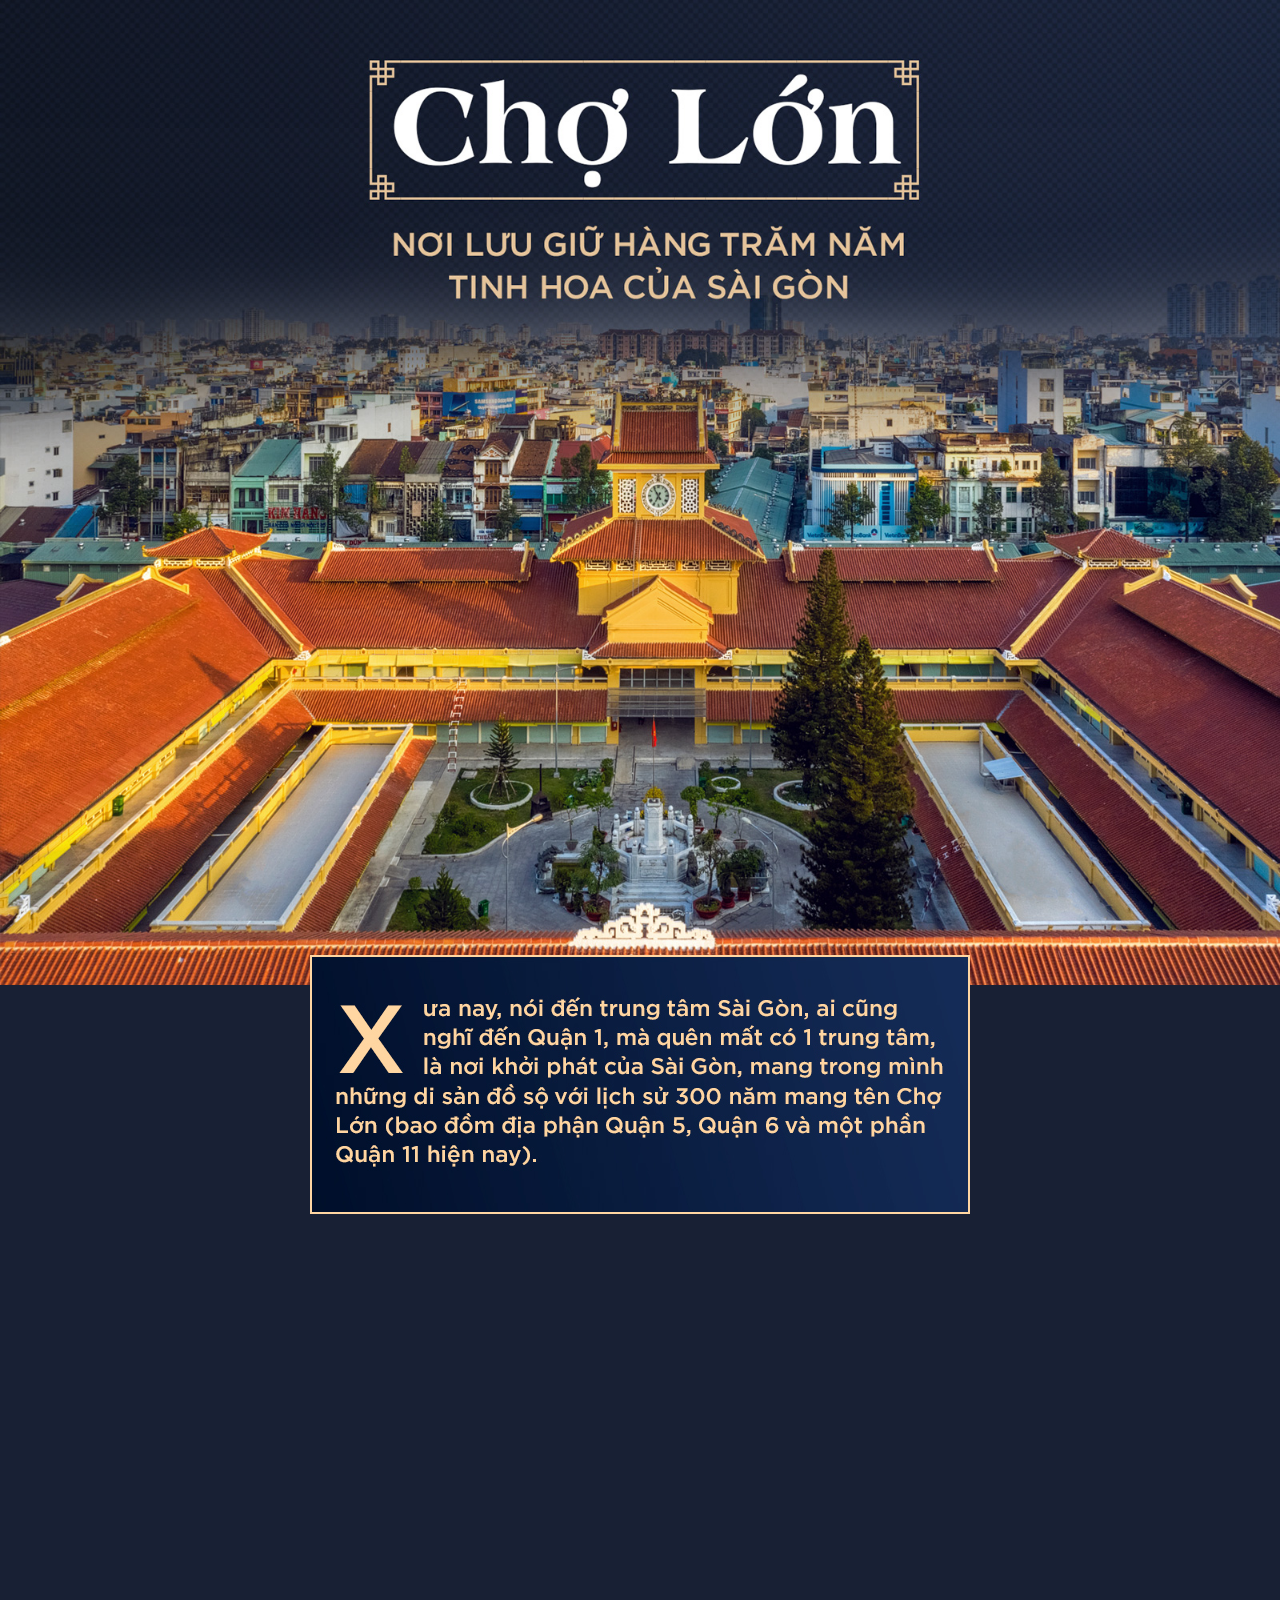
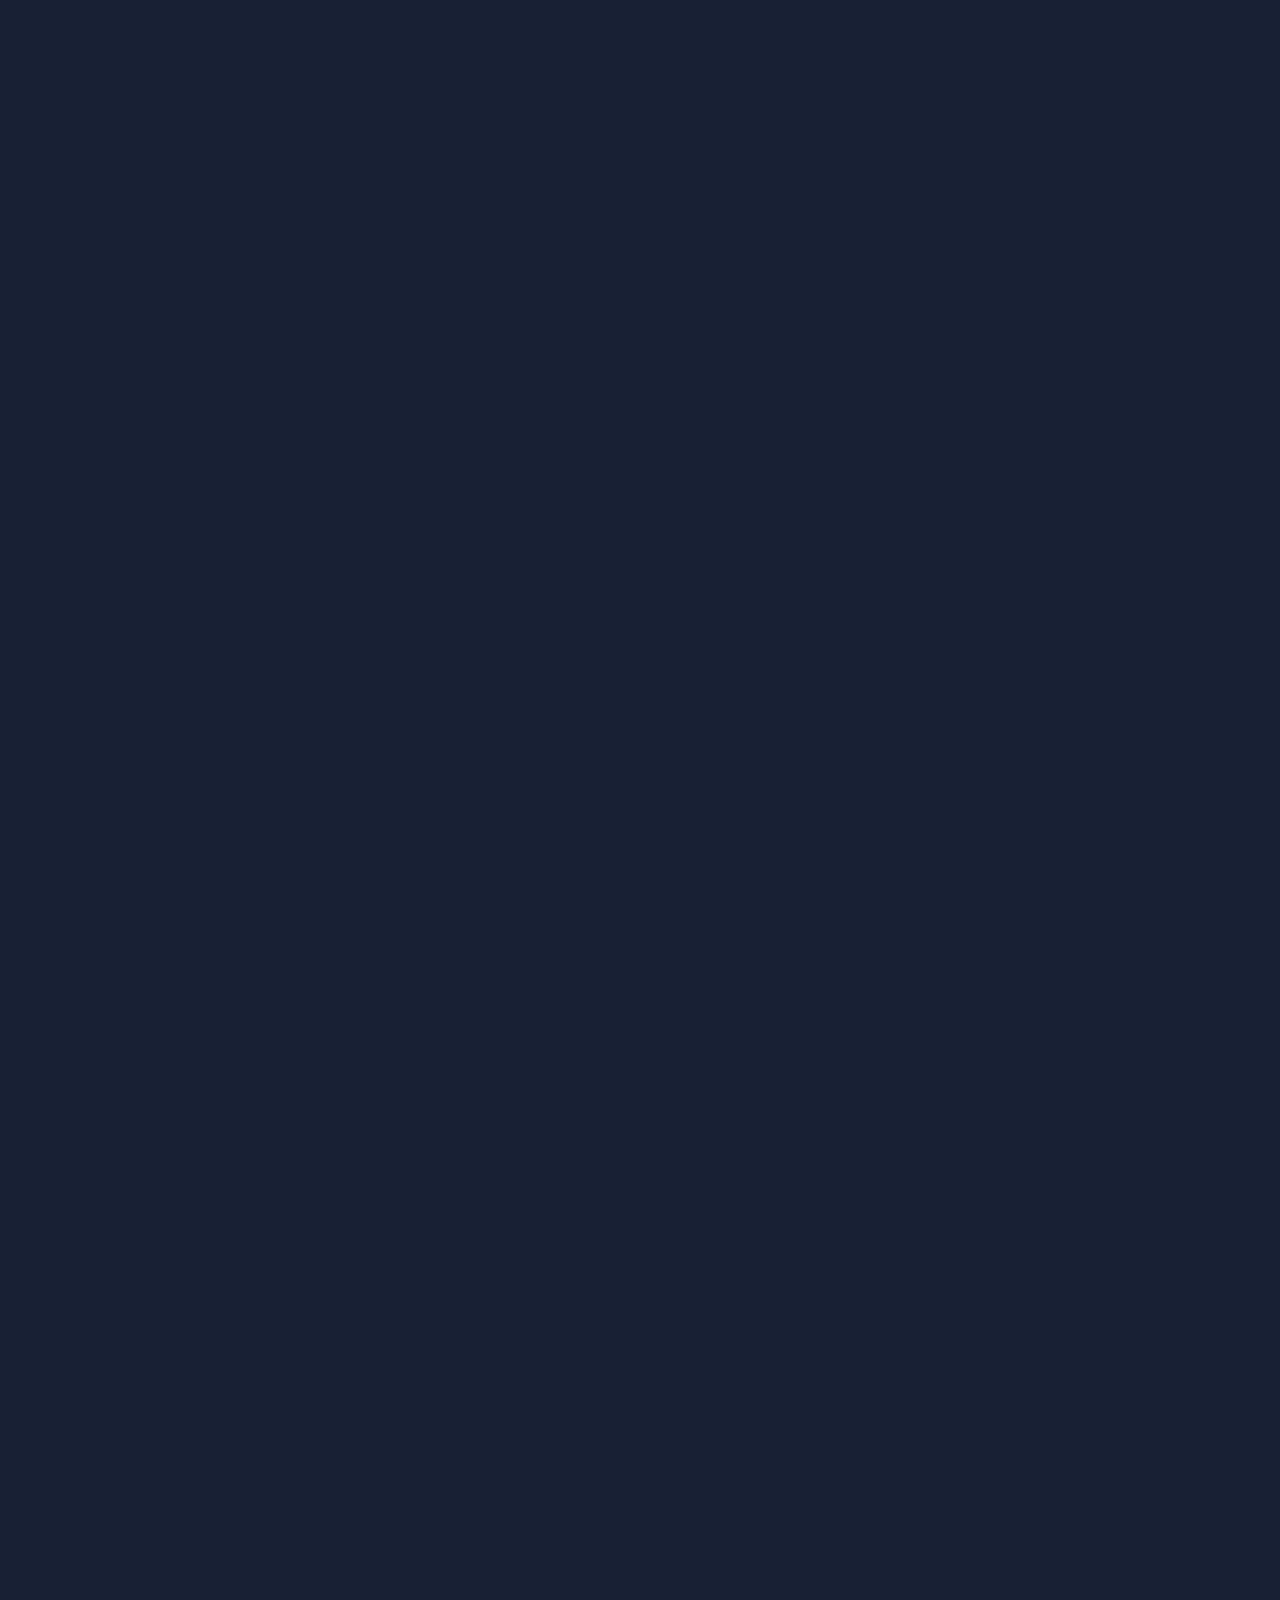
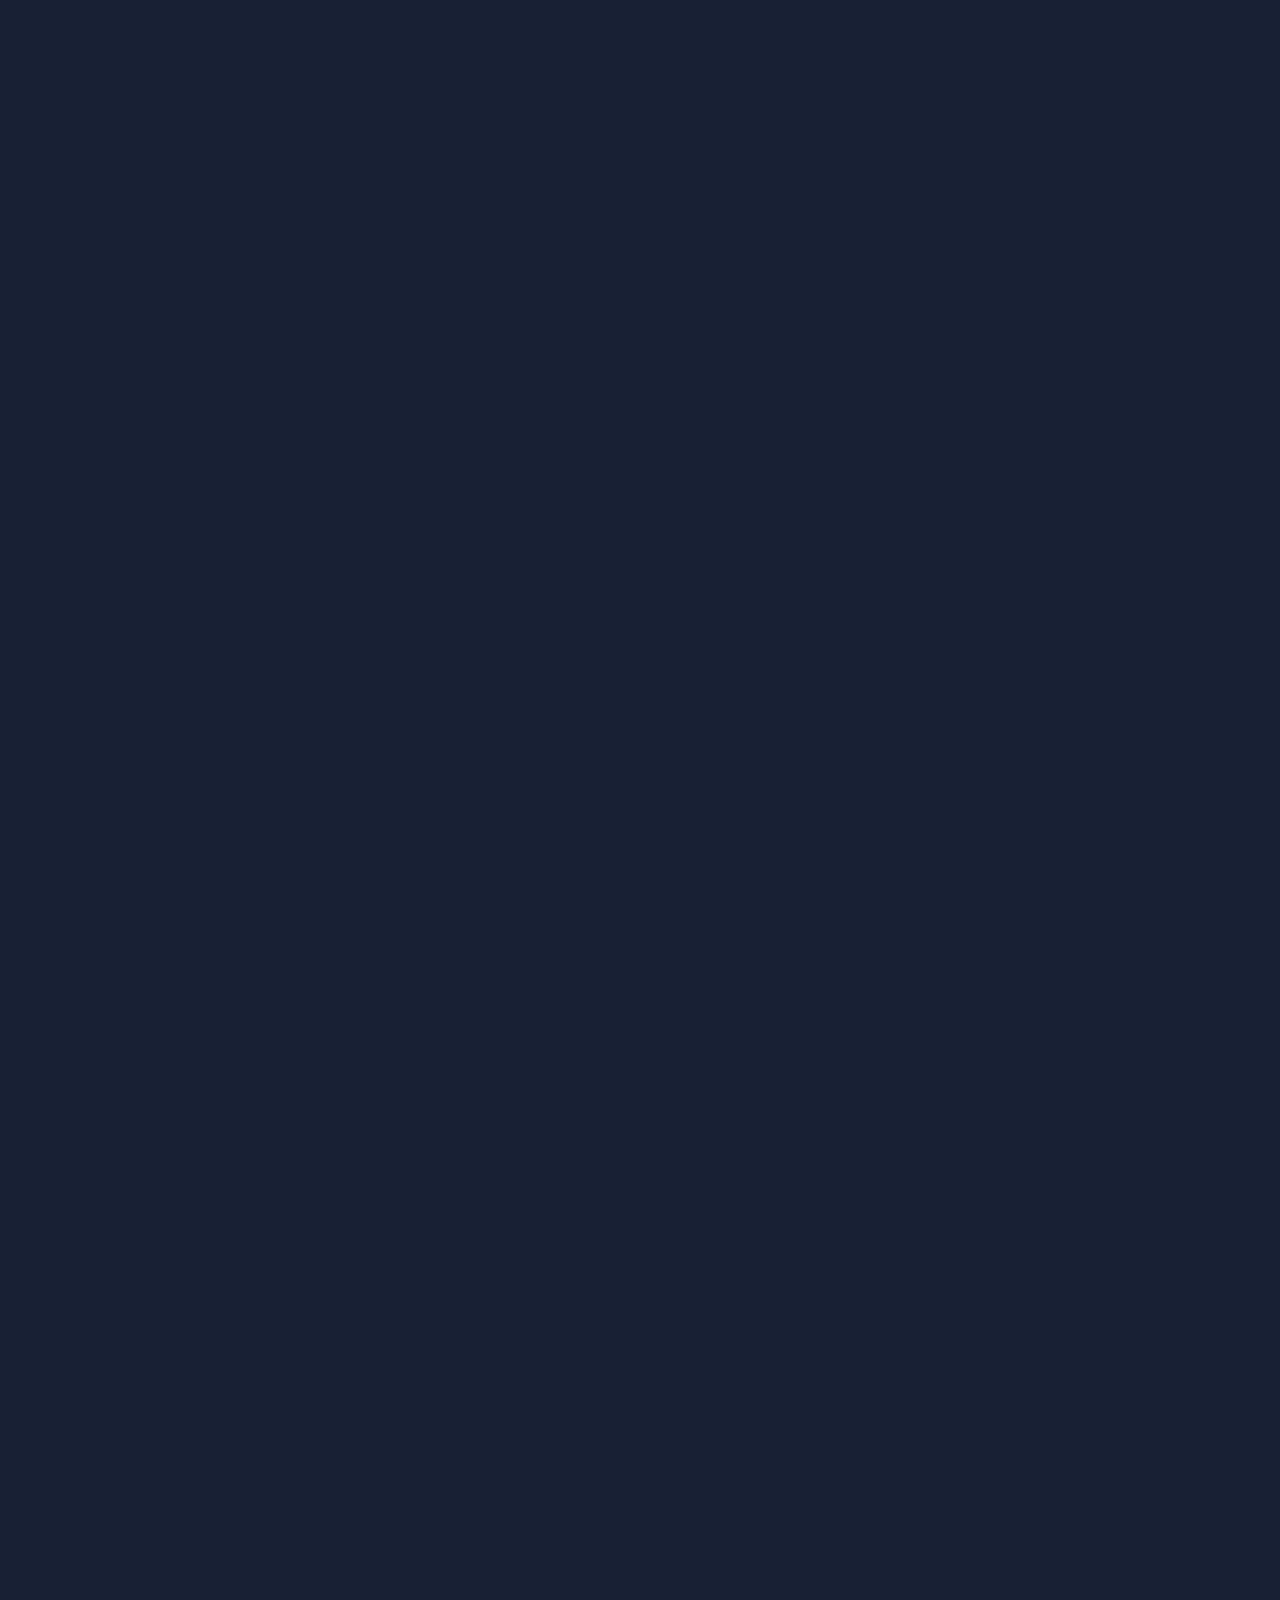
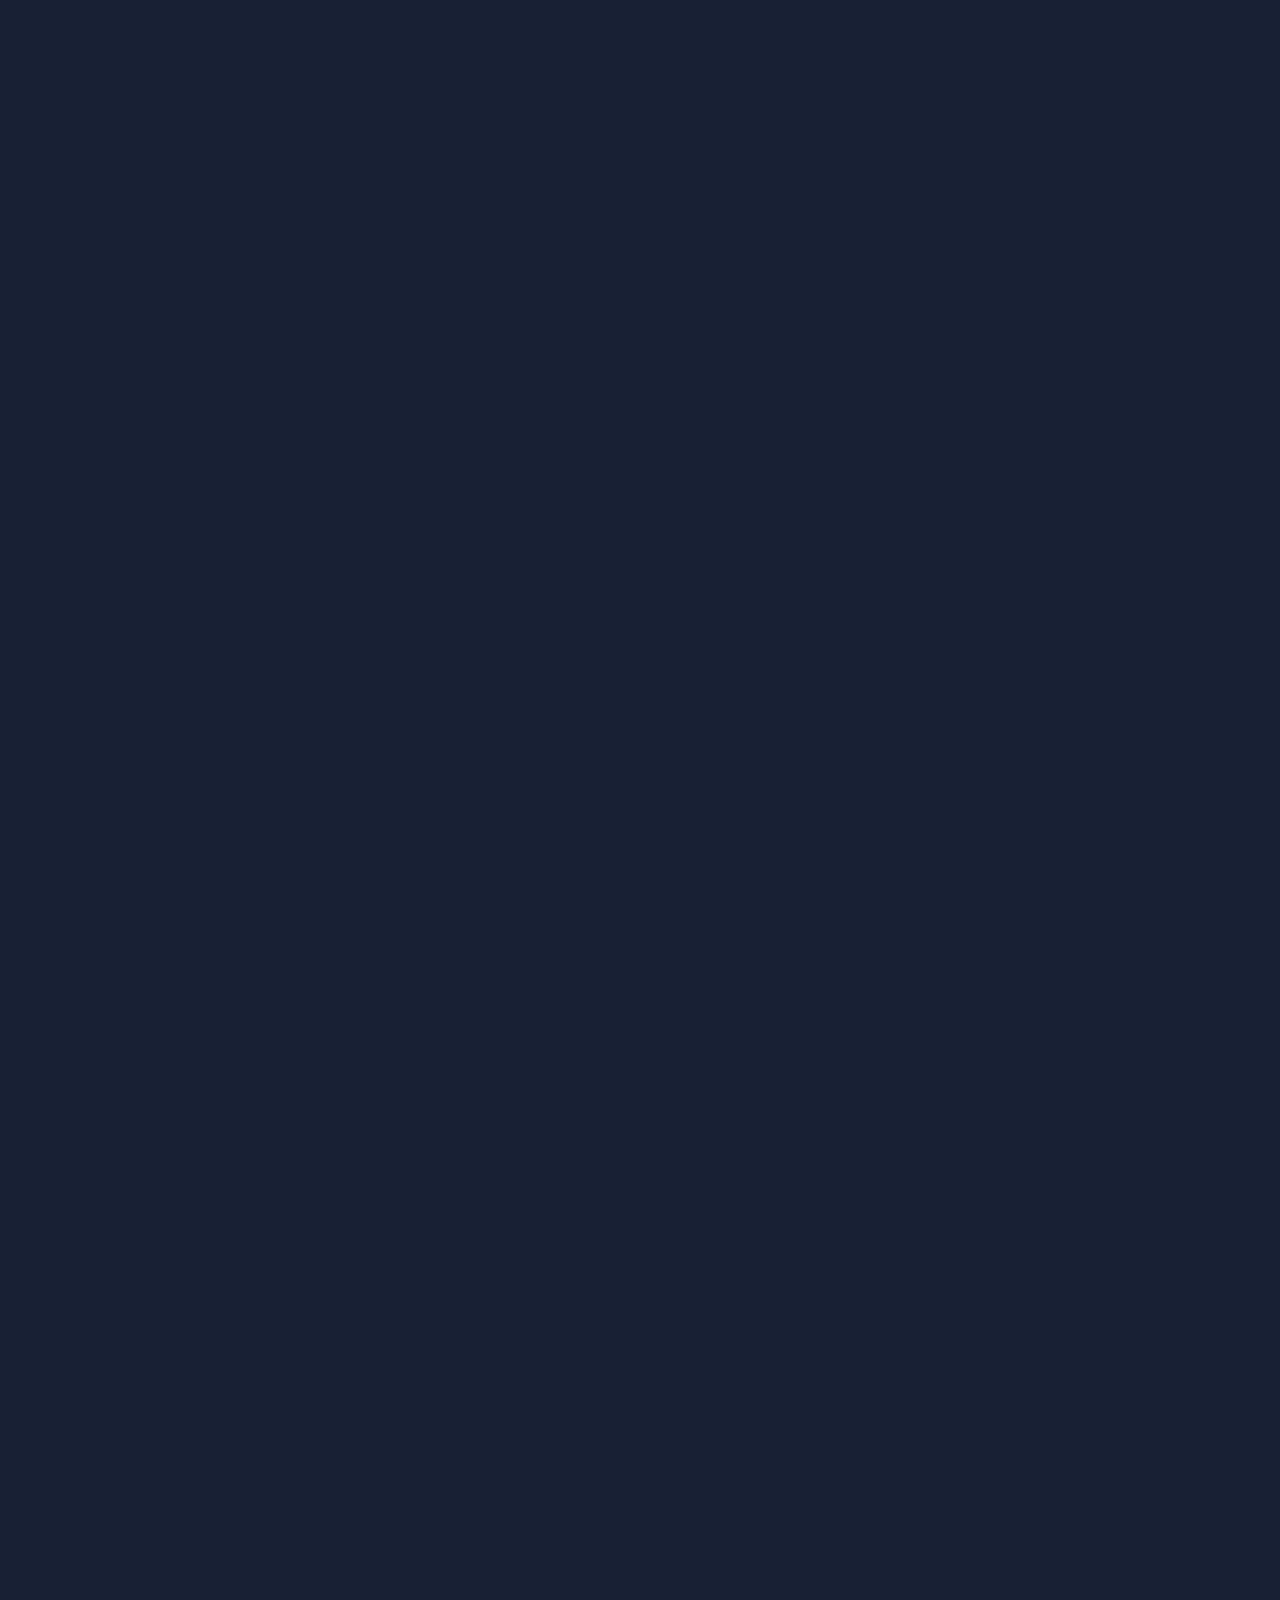
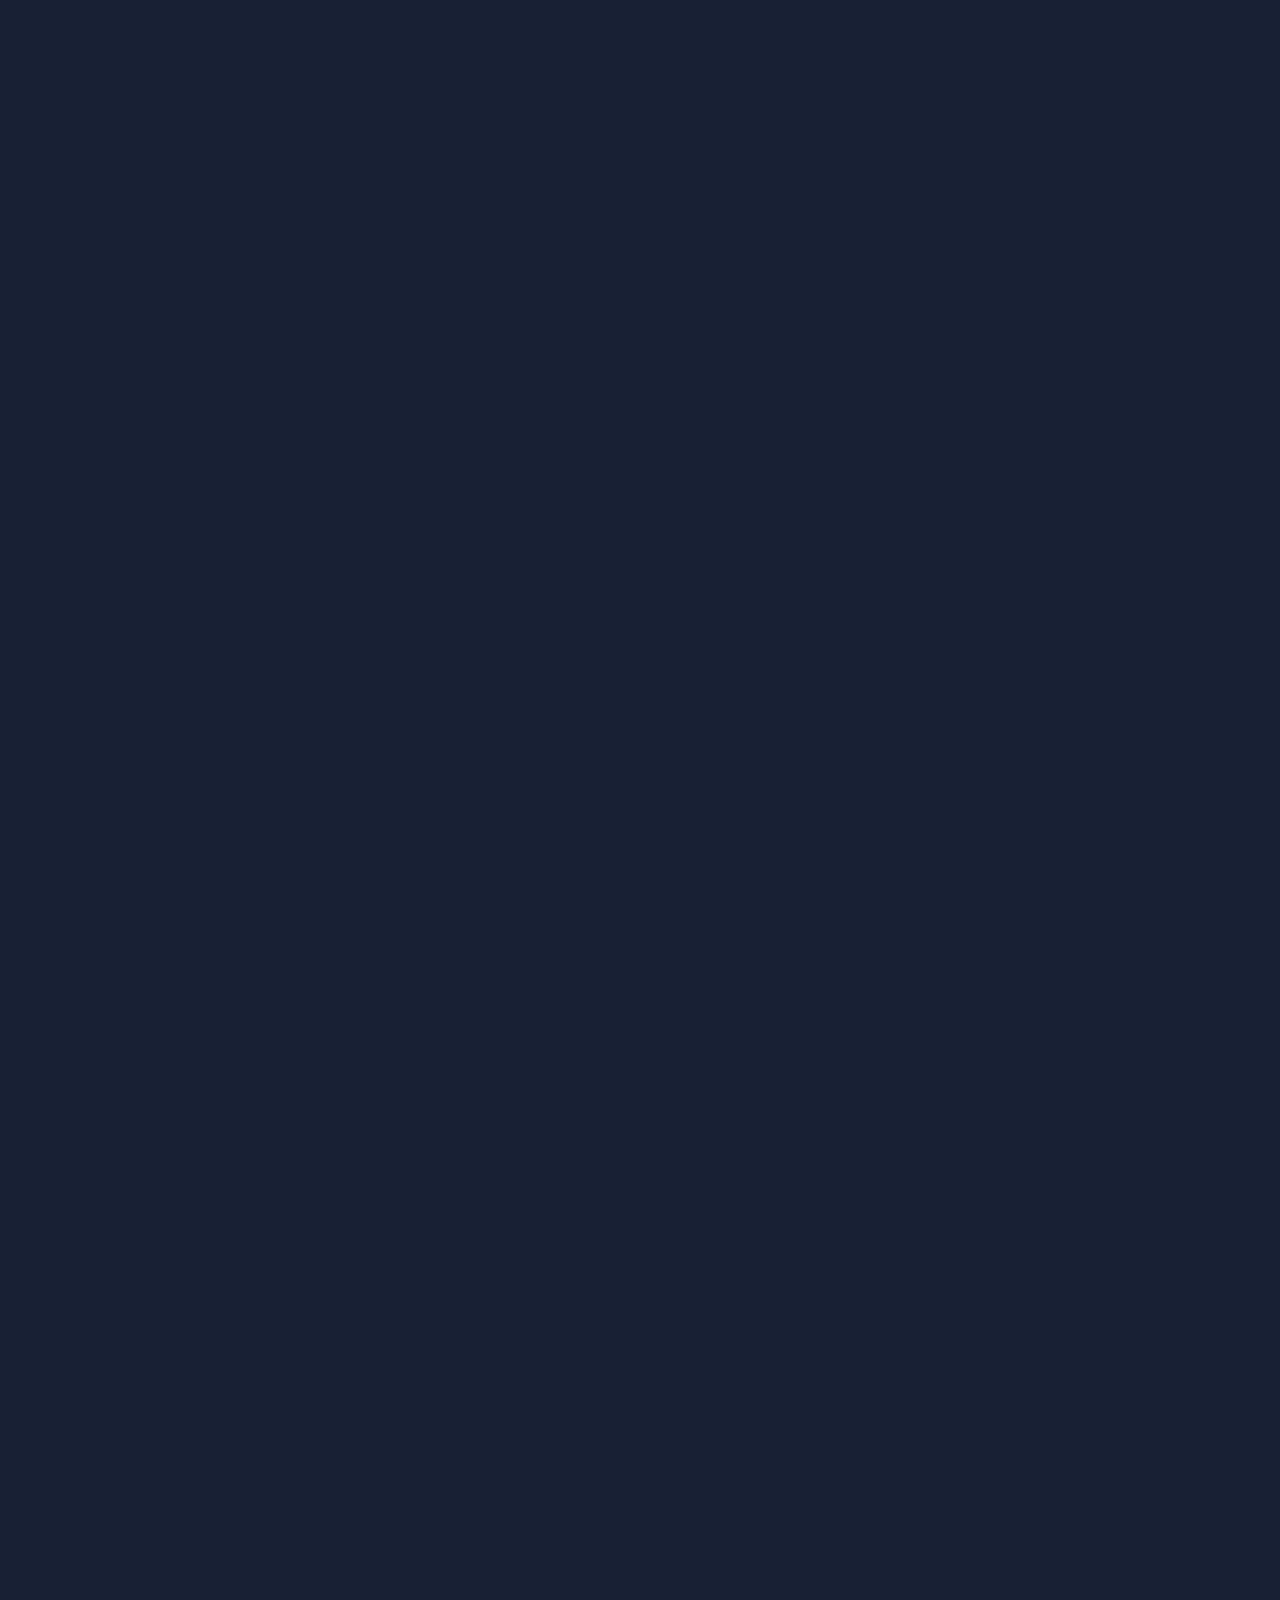
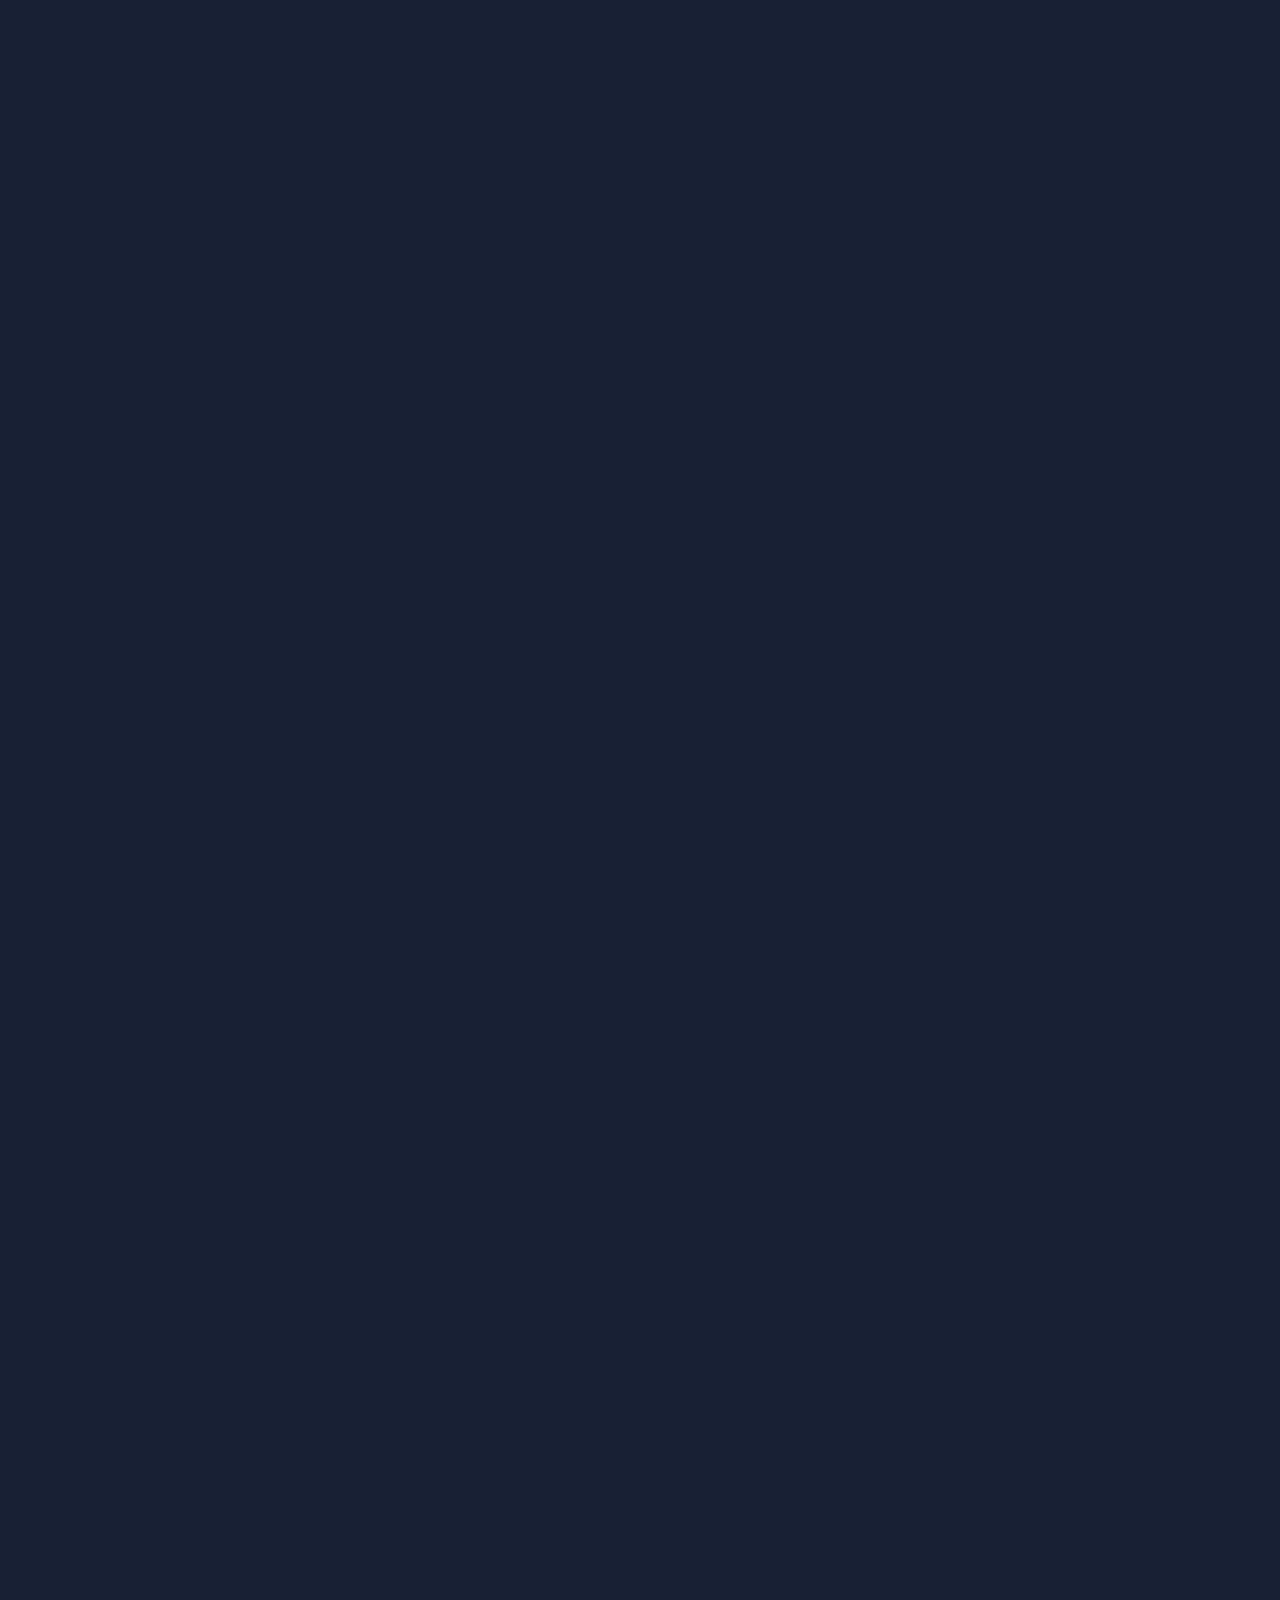
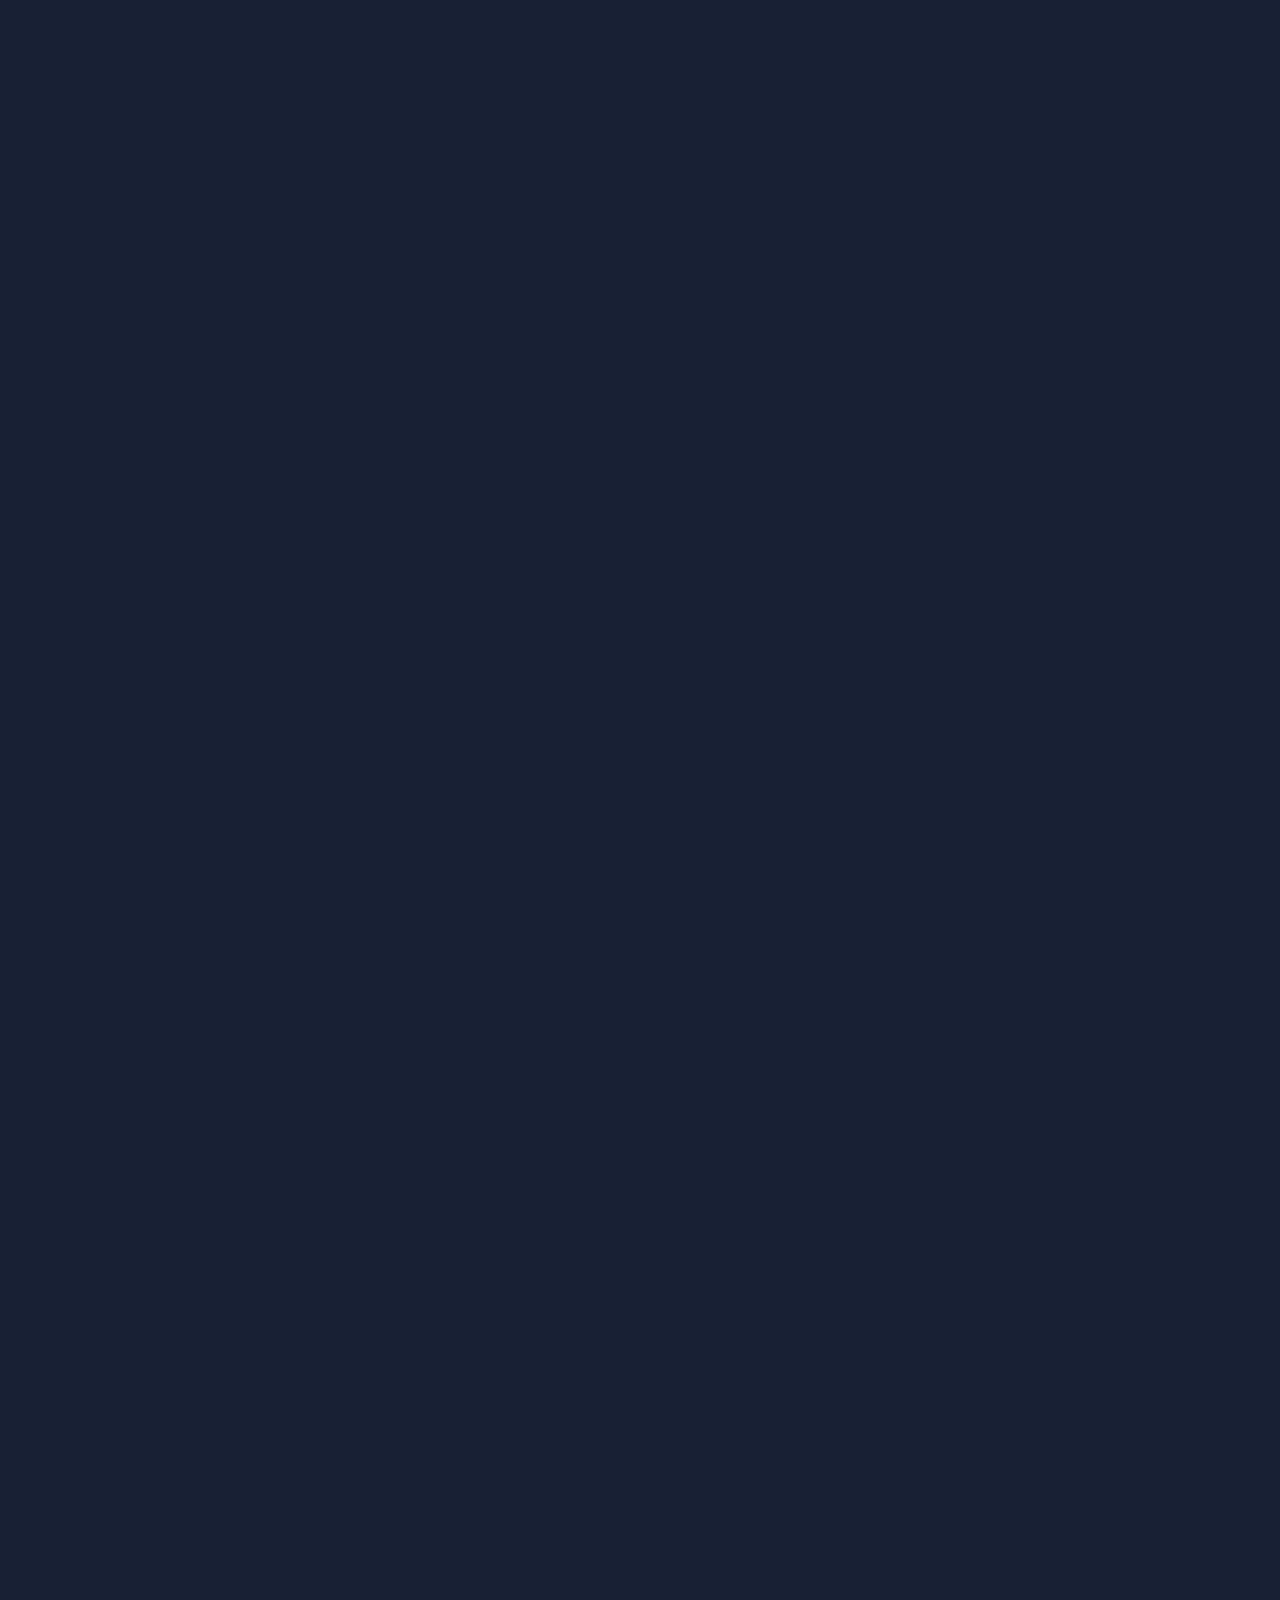
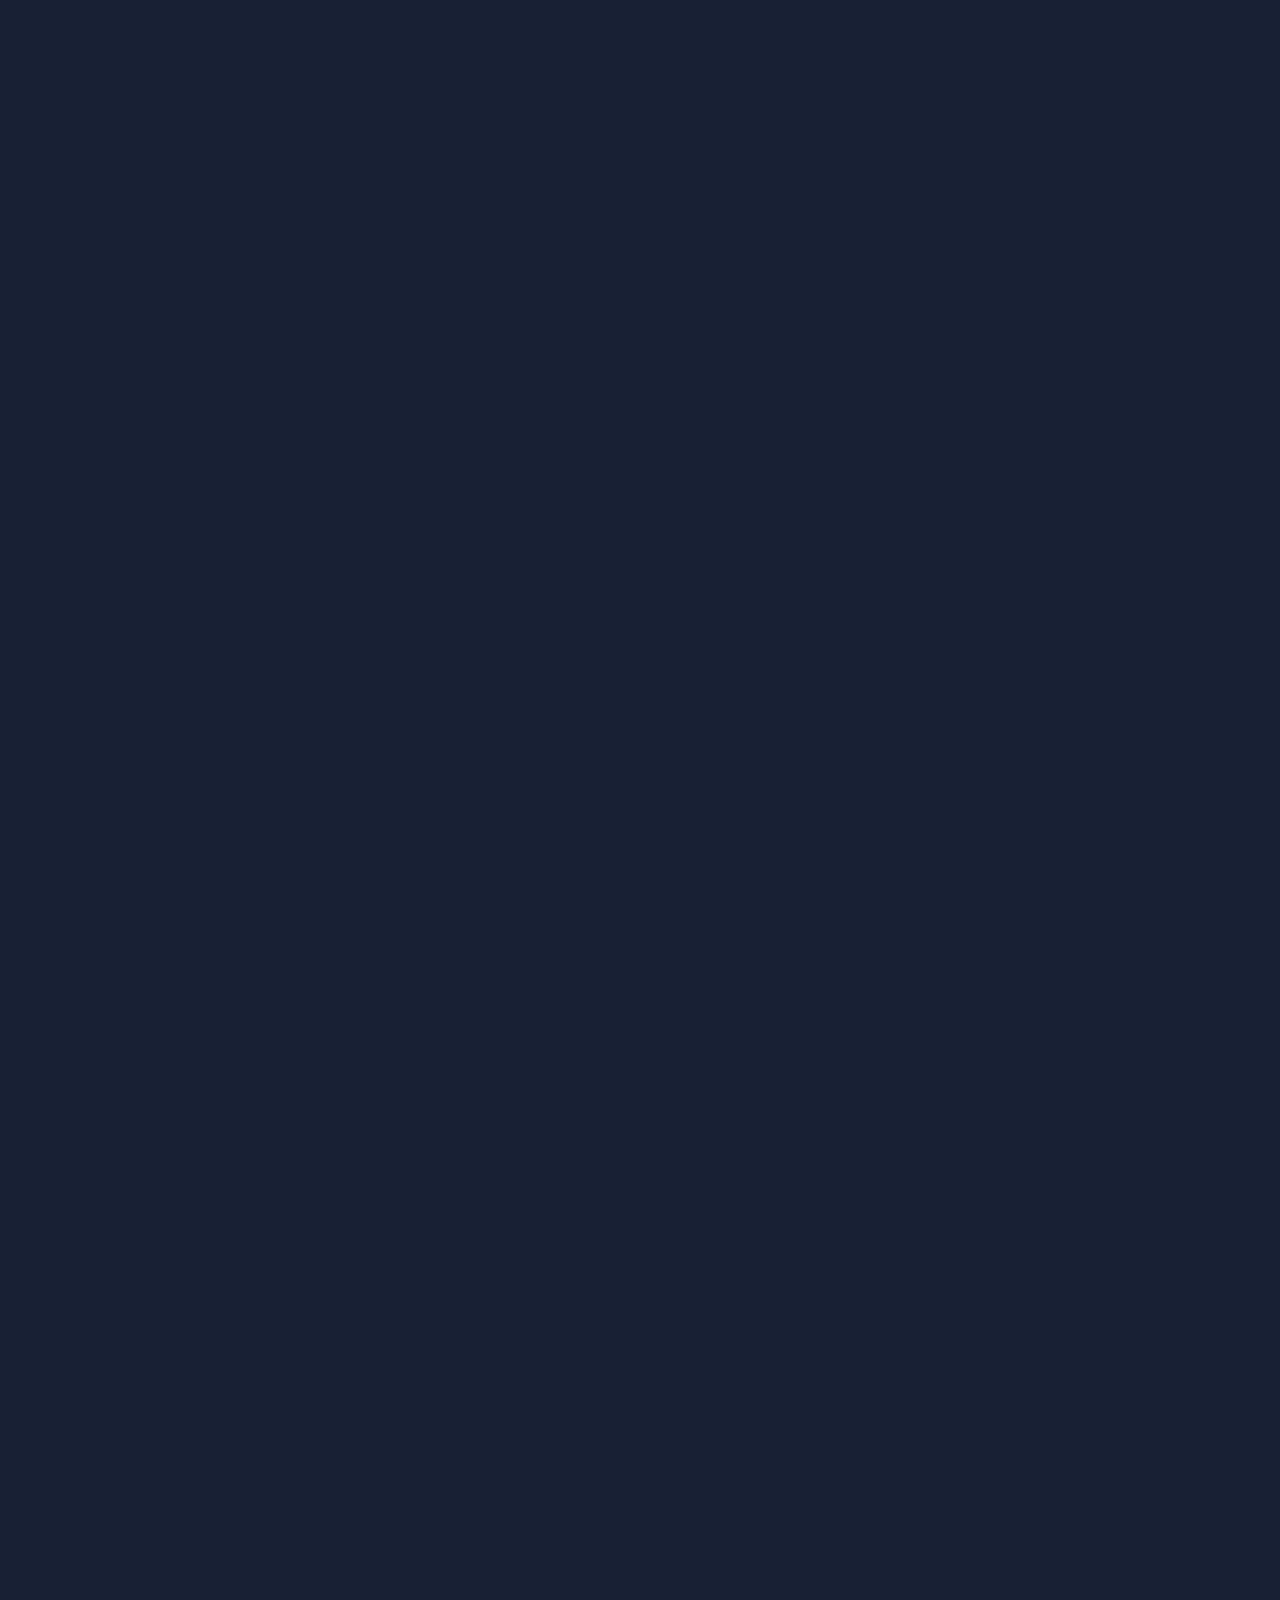
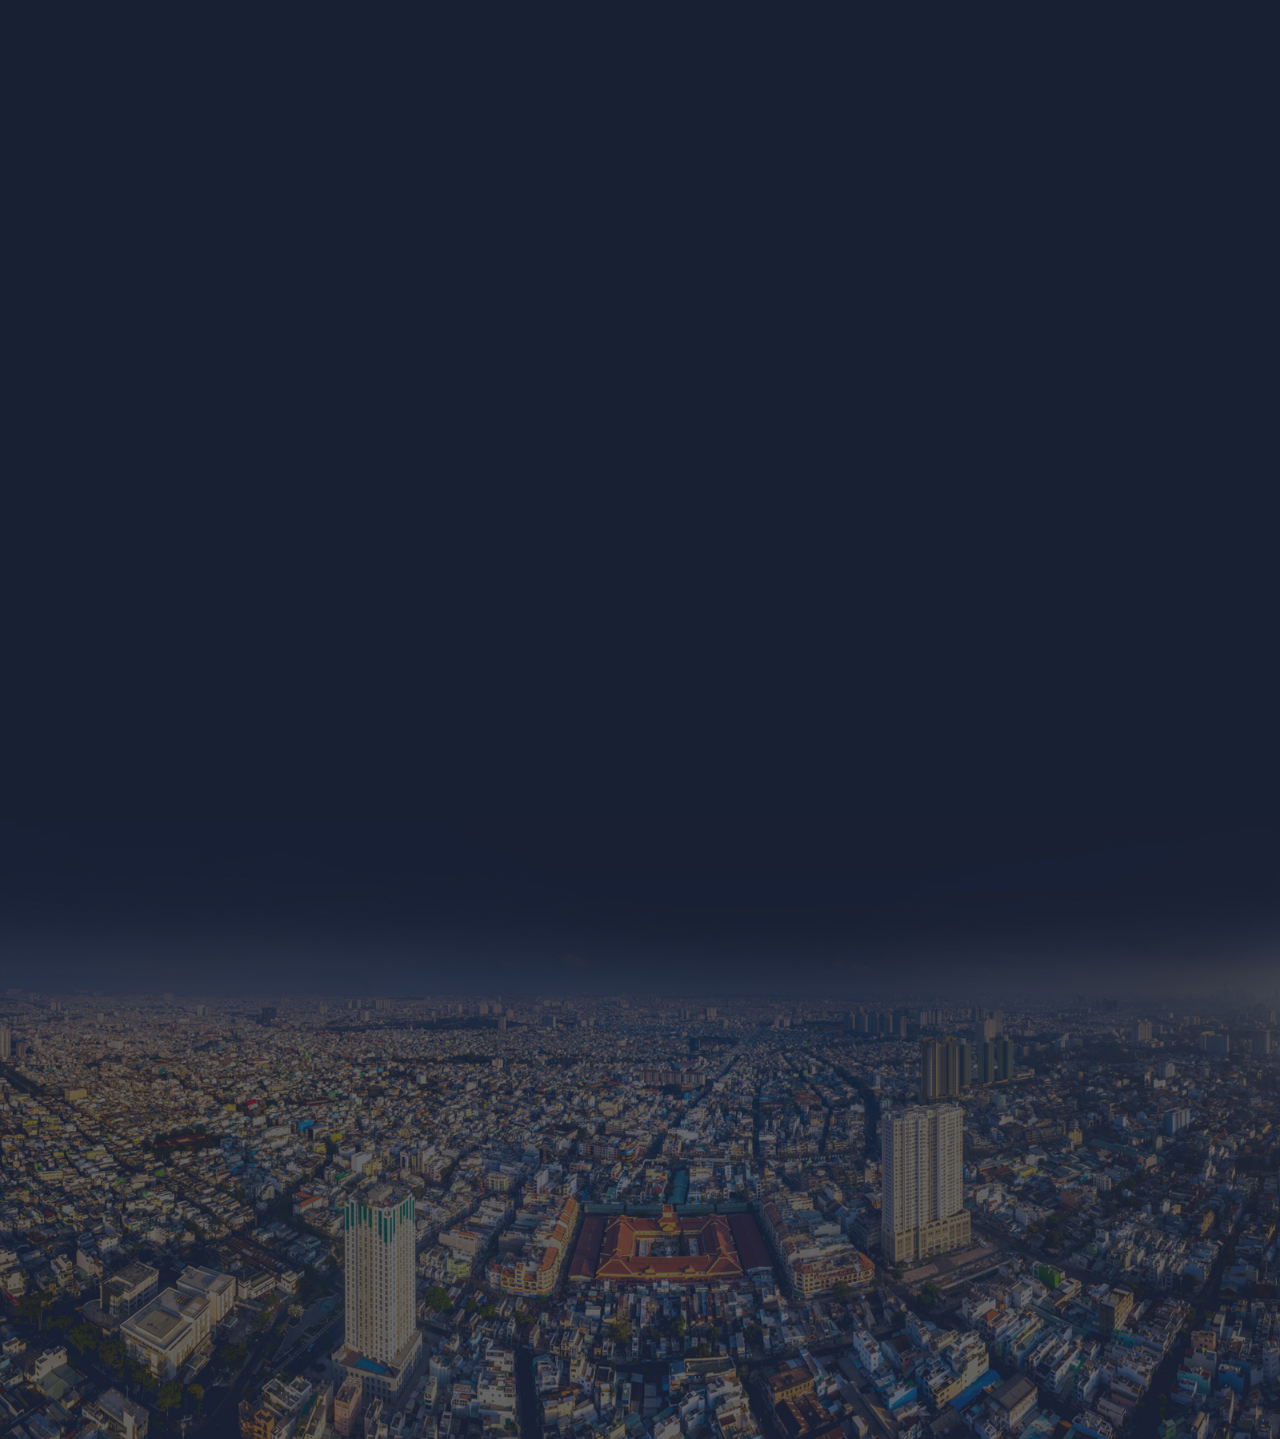
<file: web/index.html>
<!DOCTYPE html>
<html lang="en">
<head>
    <meta charset="UTF-8">
    <meta name="viewport" content="width=device-width, initial-scale=1.0">
    <meta http-equiv="X-UA-Compatible" content="ie=edge">
    <title>Chợ Lớn - Nơi lưu giữ hàng trăm năm tinh hoa của Sài Gòn</title>
    <link rel="stylesheet" href="css/reset.css">
    <link rel="stylesheet" href="css/fonts.css">
    <link rel="stylesheet" href="css/animate.css">
    <link rel="stylesheet" href="css/style.css">
    <script src="js/jquery-3.3.1.min.js"></script>
    <script src="js/wow.min.js"></script>
    <script>
        $(document).ready(function() {
            new WOW().init();
        })
    </script>
</head>
<body>
    <div class="emag-wrapper">
        <div class="emag-cover">
            <img src="images/cover.jpg" alt="">
        </div>

        <div class="emag-main">
            <div class="emag-content">
                <div class="relative">
                    <div class="emag-sapo w660">
                        <img src="images/sapo.jpg" alt="">
                    </div>
    
                    <div class="emag-title w980 wow fadeInUp" data-wow-duration="1s" style="margin-top: 60px;">
                        <img src="images/title-1.png" alt="">
                    </div>
    
                    <div class="w660 wow fadeInUp" data-wow-duration="1s">
                        <p>Với những người mới đến Sài Gòn, khi nhắc về trung tâm, thứ mà người ta nghĩ đến ngay trong đầu sẽ là Quận 1 với: Chợ Bến Thành, Nhà thờ Đức Bà, Phố đi bộ Nguyễn Huệ, Dinh Độc Lập, Tháp Bitexco hay những con đường lấp lánh ánh đèn khi đêm về.</p>
    
                        <p>Nhưng với những người sống cả một đời ở Sài Gòn, Quận 1 là trung tâm hoa lệ với “hoa” cho người giàu.</p>
    
                        <p>Với họ, Sài Gòn còn có một trung tâm khác, trung tâm đó sầm uất, phồn hoa mà gần gũi, thân thương, chứa đựng cả một nền di sản đồ sộ dành cho tất cả mọi người mang tên Chợ Lớn - nơi lưu giữ cái hồn của Sài Gòn suốt 300 năm.</p>
                    </div>
    
                    <div class="w980 wow fadeInUp" data-wow-duration="1s">
                        <img src="images/img-1.jpg" alt="">
                    </div>
    
                    <div class="w660 wow fadeInUp" data-wow-duration="1s">
                        <p>Nói đến Chợ Lớn, thứ mà người ta nghĩ tới sẽ là nơi hội tụ ẩm thực tinh hoa của cả Sài Gòn với những quán ăn có tuổi tính bằng cả đời người, là đền bà Thiên Hậu, Quan Công, đình Minh Hương, hội quán Tuệ Thành quanh năm nghi ngút khói hương, là con phố Lương Nhữ Học rực rỡ ánh đèn mỗi khi tới dịp trung thu; Phố Hải Thượng Lãn Ông, mỗi lần đi chưa tới, chỉ ngửi mùi thuốc bắc cũng biết tới tiệm nào; Là con phố Hồng Bàng - An Dương Vương sầm uất ngày đêm với Chợ An Đông, khách sạn Winsor hay Thuận Kiều Plaza….</p>
                    </div>
    
                    <div class="emag-title w980 wow fadeInUp" data-wow-duration="1s" style="margin-top: 60px;">
                        <img src="images/title-2.png" alt="">
                    </div>
    
                    <div class="w660 wow fadeInUp" data-wow-duration="1s">
                        <p>Khi nhắc đến Sài Gòn, các nhà sử học thường nói: “Sài Gòn có lịch sử hơn 300 năm. Thuở hình thành cách đây 300 năm, Sài Gòn chỉ bắt đầu từ một xóm nhỏ có diện tích hơn 1 km2 bắt đầu từ ven kênh Tàu Hũ. Và người ta gọi đó là Chợ Lớn.</p>
                    </div>
    
                    <div class="w980 wow fadeInUp" data-wow-duration="1s">
                        <img src="images/img-2.jpg" alt="">
                    </div>
    
                    <div class="w660 wow fadeInUp" data-wow-duration="1s">
                        <p>Chợ Lớn do người gốc Hoa thành lập năm 1778 (theo Vương Hồng Sển, Sài Gòn năm xưa), nằm gọn trong khu vực từ đường Tản Đà tới Kim Biên và từ Nguyễn Trãi xuống kênh Tàu Hủ. Năm 1782, kết thúc giao tranh giữa Nguyễn Ánh và Tây Sơn, khu vực này bị tàn phá. Những tưởng Chợ Lớn sẽ đi vào dĩ vãng, nhưng ít lâu sau người gốc Hoa từ Cù lao Phố (Biên Hòa) di cư xuống đã xây dựng lại một Chợ Lớn sung túc và nhộn nhịp hơn. Khi Chợ Lớn ra đời, phía Quận 1 (Thành phố Sài Gòn, thuộc thành Gia Định vẫn chưa được hình thành).</p>
    
                        <p>Khi Pháp chiếm Nam Kì, ngày 6/6/1865 đô đốc Roze kí quyết định thành lập thành phố Chợ Lớn. Danh từ Chợ Lớn được dùng đặt làm Thành phố. Ngày 1/7/1882, tuyến đường xe điện đầu tiên ở Việt Nam dài 5 kilômét, rộng 1 mét, nối Sài Gòn và Chợ Lớn bắt đầu hoạt động.</p>
                    </div>
    
                    <div class="w660 wow fadeInUp" data-wow-duration="1s">
                        <img src="images/img-3.jpg" alt="">
                    </div>
    
                    <div class="w660 wow fadeInUp" data-wow-duration="1s">
                        <p>Đến năm 1930, hai thành phố Sài Gòn và Chợ Lớn đã giáp nhau ở chỗ nay là đường Nguyễn Văn Cừ và Nguyễn Thiện Thuật. Ngày 27/4/1931, chính quyền Pháp ký sắc lệnh hợp nhất thành phố Sài Gòn và thành phố Chợ Lớn thành một đơn vị hành chính mới gọi là Khu Sài Gòn - Chợ Lớn.</p>
    
                        <p>Năm 1951, Khu Sài Gòn - Chợ Lớn đổi thành Đô thành Sài Gòn - Chợ Lớn và đến năm 1956 đổi thành Đô thành Sài Gòn. Kể từ đây, địa danh “Chợ Lớn” chỉ còn được dùng để chỉ toàn bộ khu vực Quận 5, Quận 6 và một phần Quận 11 của Sài Gòn. Trong đó Quận 5 và Quận 6 là khu vực sinh sống chủ yếu của cộng đồng người Việt gốc Hoa tại thành phố.</p>
                    </div>
    
                    <div class="emag-title w980 wow fadeInUp" data-wow-duration="1s" style="margin-top: 60px;">
                        <img src="images/title-3.png" alt="">
                    </div>
    
                    <div class="w660 wow fadeInUp" data-wow-duration="1s">
                        <p>Chợ Lớn là nơi duy nhất tại Sài Gòn còn bảo tồn nguyên vẹn các giá trị văn hóa, kiến trúc và tôn giáo của hàng trăm năm trước. Nếu như những giá trị văn hóa, lịch sử cùng thời gian ít nhiều cũng bị mai một, thế nhưng với nơi đây dường như sức phá hủy của thời gian chậm lại rất nhiều.</p>
    
                        <p>Trên những mái nhà lợp ngói ống ở dãy phố Hoa Kiều, bụi thời gian nhuốm chút màu nâu xám rất đẹp, vẻ đẹp ấy cùng với kiến trúc đặc trưng nơi đây phảng phất một nét đẹp rất cổ điển.</p>
    
                        <p>Khách viếng thăm mỗi khi ghé qua đều giật mình tự hỏi, liệu đây có phải là quang cảnh của những năm cuối thế kỷ 20 hay không? hoặc cảm giác như mình đang hiện diện trong khu phố cổ nào đó của người Hoa vào những thế kỷ trước?</p>
                    </div>
    
                    <div class="w980 wow fadeInUp" data-wow-duration="1s">
                        <img src="images/img-4.jpg" alt="">
                    </div>
    
                    <div class="w660 wow fadeInUp" data-wow-duration="1s">
                        <p>Ban ngày, Chợ Lớn ồn ào náo nhiệt người mua kẻ bán tấp nập. Gần như không có một món hàng nào mà Chợ Lớn không có. Chợ Lớn còn là nơi tập trung hàng chục nhà hàng, khách sạn cỡ 3-4 sao mà hầu như dân Sài Gòn từ hạng trung lưu trở lên khi tổ chức đám cưới hay đại tiệc đều nhớ đến. Những Equatorial, Đồng Khánh, Bát Đạt, Ngọc Lan Đình, Soái Kình Lâm, Ái Huê, Thiên Hồng, Á Đông... khách nườm nượp ra vào ngay khi thành phố bắt đầu lên đèn. Những nhà hàng này, một thời đình đám trong những cuộc vui chơi của các quý tử xưa, mà nổi tiếng nhất là "Công tử Bạc Liêu" với những cuộc vui ngất trời ở đây...</p>
    
                        <p>Với người Sài Gòn - Gia Định cũ, mỗi khi rủ nhau lên khu người Hoa họ vẫn nói: Lên Chợ Lớn, song điều đó không có nghĩa là phải ghé thăm chợ mà có thể là ghé thăm bất cứ một tiệm ăn nào quanh các con đường Châu Văn Liêm, Trần Hưng Đạo, Nguyễn Trãi, Hồng Bàng.</p>
                    </div>
    
                    <div class="w980 wow fadeInUp" data-wow-duration="1s">
                        <img src="images/img-5.jpg" alt="">
                    </div>
    
                    <div class="w660 wow fadeInUp" data-wow-duration="1s">
                        <p>Nếu đã đến với Chợ Lớn, bạn sẽ không thể đi qua một cách dễ dàng bởi những món ăn nơi đây tuyệt đến nỗi chỉ nhìn thấy thôi đã “không đừng” được. Thịt xá xíu, bánh bao, chân vịt rút xương, cơm chiên Dương Châu, đậu hũ Tứ Xuyên có nước xốt cay xé lưỡi hay những món "ăn chơi cho vui" như há cảo, xủi cảo, mằn thắn (vằn thắn)... tất cả đều ngập trong vị dầu vừng béo ngậy dậy mùi xì dầu. Đó là những khám phá mà hầu hết khách du lịch nào cũng đều có thể tự "nhặt nhạnh" cho mình khi đến Chợ Lớn. Nhưng đó chưa phải là tất cả những gì mà Chợ Lớn đem tới cho bạn...</p>
    
                        <p>Tuy nhiên, Chợ Lớn không phải chỉ dành cho những người lắm tiền nhiều của. Đi sâu vào khu dân cư của Xóm Củi, Cầu Tre hoặc những căn nhà lụp xụp ven sông trên bến Hàm Tử, Lê Quang Liêm sẽ thấy Chợ Lớn còn là một vùng đất của dân nghèo. Những người phu khuân vác có khi phải làm việc trọn đêm để dỡ hàng từ miền Tây về, từ Campuchia qua, từ miền Đông xuống. Bên vỉa hè, ngọn đèn dầu le lói một ít chai bia, vài lít rượu đế, nếp than... vài chục hột vịt lộn, vài ba con khô mực, khô cá đuối, cá khoai bày bán.</p>
                    </div>
    
                    <div class="emag-title w980 wow fadeInUp" data-wow-duration="1s" style="margin-top: 60px;">
                        <img src="images/title-4.png" alt="">
                    </div>
    
                    <div class="w660 wow fadeInUp" data-wow-duration="1s">
                        <p>Di sản của Chợ Lớn có thể nuôi dưỡng văn hóa du lịch phát triển mạnh đem lại lợi ích cho cả Tp. HCM. Chúng ta đã học được rằng cần bắt buộc hành động không chậm trễ để lưu giữ các tòa nhà di sản. Một khi chúng mất, chúng sẽ mất mãi mãi.</p>
    
                        <p>Để phát triển Chợ Lớn, gần đây Tp. HCM đang xúc tiến nghiên cứu để biến khu vực Chợ Lớn thành một trung tâm du lịch với mô hình phố cổ, giống như cách mà Quảng Nam đã làm với Hội An.</p>
    
                        <p>Theo dự án, khu phố cổ Chợ Lớn rộng 68 ha bao gồm các phường 10, 11, 13, 14 (Quận 5) và phường 1, 2, 6 (Quận 6), được giới hạn bởi các tuyến đường Tản Đà - Nguyễn Trãi - Phù Đổng Thiên Vương - Hồng Bàng - Lương Nhữ Học - Nguyễn Trãi - Phú Hữu - Tháp Mười - Lê Tấn Kế - Phan Văn Khỏe -Phạm Đình Hổ - Bãi Sậy – đại lộ Võ Văn Kiệt.</p>
                    </div>
    
                    <div class="wow fadeInUp" data-wow-duration="1s">
                        <img src="images/img-6.jpg" alt="">
                    </div>
    
                    <div class="w660 wow fadeInUp" data-wow-duration="1s">
                        <p>Ba khu vực làm điểm nhấn cho toàn bộ không gian khu phố cổ Chợ Lớn là chợ Bình Tây (khu vực 1); khu vực gồm nhiều đình, chùa bao quanh tuyến đường Triệu Quang Phục (khu vực 2) và riêng khu vực đường Hồng Bàng – An Dương Vương có thể cho phát triển một số dự án cao tầng, phải có kiến trúc hài hoà với không gian kiến kiến trúc Chợ Lớn, và phát triển các khu thương mại sầm uất. Các điểm nhấn nổi bật trên cung đường này có thể kể đến chợ An Đông, Winsor Plaza, Thuận Kiều Plaza, Parkson Hùng Vương.</p>
    
                        <p>Và sắp tới, khu vực này sẽ được cấp phép để xây một tòa nhà D-Homme 30 tầng, với kiến trúc hình chữ Nhân (人) hài hòa với không gian của Chợ Lớn cùng chiều cao 120 m để trở thành điểm nhấn biểu tượng của khu trung tâm Chợ Lớn.</p>
                    </div>
    
                    <div class="w980">
                        <img src="images/img-7.jpg" alt="" class="wow fadeInUp" data-wow-duration="1s">
    
                        <img src="images/img-8.jpg" alt="" class="wow fadeInUp" data-wow-duration="1s" style="margin-top: 0">
                    </div>
    
                    <div class="w660 wow fadeInUp" data-wow-duration="1s">
                        <p>Kiến trúc hình chữ Nhân (人) của cả tòa nhà này cũng được thiết kế “may đo” với không gian đậm chất văn hóa và phong thủy của khu Chợ Lớn. Theo kiến trúc sư trưởng của dự án, bài toán khó nhất khi khởi công dự án được chủ đầu tư đặt ra là: kiến trúc dự án phải vừa hiện đại để mang lại một nét chấm phá mới mẻ cho khu Chợ Lớn, nhưng trên hết phải đảm bảo hài hòa để không phá vỡ cảnh quan, và tôn nền văn hoá và kiến trúc của Chợ Lớn.</p>
                    </div>
    
                    <div class="w980 wow fadeInUp" data-wow-duration="1s">
                        <img src="images/img-9.jpg" alt="">
                    </div>
    
                    <div class="w660 wow fadeInUp" data-wow-duration="1s">
                        <p>Để trở thành điểm đến không thể bỏ qua của khách du lịch khi đến chợ lớn, D-Homme còn đầu tư trung tâm thương mại 5 tầng. Khu trung tâm thương mại này sẽ tái hiện lại một cách chân thực những con phố mua sắm giàu bản sắc của Chợ Lớn trên cao với khu phố thời trang theo phong cách Hồng Kông trên tầng 3 và khu phố ẩm thực hội tụ tất cả tinh hoa ẩm thực của Chợ Lớn trên tầng 4. Mô hình này khác với các trung tâm thương mại phổ biến tại Việt Nam bố trí các gian hàng theo dạng kiot tối ưu hóa không gian trống.</p>
                    </div>
    
                    <div class="w980 wow fadeInUp" data-wow-duration="1s">
                        <img src="images/img-10.jpg" alt="">
                    </div>
    
                    <div class="w660 wow fadeInUp" data-wow-duration="1s">
                        <p>Theo đại diện chủ đầu tư: trung tâm thương mại này toạ lạc giữa trung tâm Chợ Lớn - Nơi nổi tiếng với những con phố cổ kính, sầm uất và giàu bản sắc. Những con phố này đã tồn tại hàng trăm năm và đã trở thành những ký ức, thói quen thân thuộc với tất cả các thế hệ cư dân sống tại khu Chợ Lớn. Vì vậy, khi đưa các phố đi bộ tại Chợ Lớn lên trên không, khách hàng khi đi mua sắm tại đây sẽ vừa có cảm giác thân quen khi gặp lại hình bóng những con phố quen thuộc, vừa thấy mới lạ khi lần đầu tiên thấy phố đi bộ ở trên không.</p>
                    </div>
    
                    <div class="w980 wow fadeInUp" data-wow-duration="1s">
                        <img src="images/img-11.jpg" alt="">
                    </div>
    
                    <div class="w660 wow fadeInUp" data-wow-duration="1s">
                        <p>Khu phố đi bộ trên không này được kỳ vọng sẽ là điểm đến mua sắm không thể bỏ qua đậm chất Chợ Lớn khi khu vực này thành trung tâm du lịch của Sài Gòn.</p>
                    </div>
    
                    <div class="emag-credit w980 wow fadeInUp" data-wow-duration="1s">
                        <img src="images/credit.png" alt="">
                    </div>
                </div>

                <div class="emag-fullwidth">
                    <img src="images/footer.jpg" alt="" style="margin-bottom: 0">
                </div>
            </div>
        </div>
    </div>
</body>
</html>
</file>
<file: mobile/css/fonts.css>
@font-face {
    font-family: 'NotoSerif';
    src: url('../fonts/NotoSerif-Regular.ttf') format('truetype');
    font-weight: 400;
}
@font-face {
    font-family: 'NotoSerif';
    src: url('../fonts/NotoSerif-Italic.ttf') format('truetype');
    font-weight: 400;
    font-style: italic;
}
@font-face {
    font-family: 'NotoSerif';
    src: url('../fonts/NotoSerif-Bold.ttf') format('truetype');
    font-weight: 700;
}
@font-face {
    font-family: 'NotoSerif';
    src: url('../fonts/NotoSerif-BoldItalic.ttf') format('truetype');
    font-weight: 700;
    font-style: italic
}
@font-face {
    font-family: 'Gotham';
    src: url('../fonts/Gotham.ttf') format('truetype');
    font-weight: 400;
}
</file>
<file: mobile/css/style.css>
*, *::before, *::after {
    margin: 0;
    padding: 0;
    box-sizing: border-box;
    -webkit-box-sizing: border-box;
    -moz-box-sizing: border-box;
}
img {
    vertical-align: middle;
}
.emag-wrapper {
    background-color: #182034;
    /* padding-bottom: 80px; */
}
/* .emag-cover {
    padding-top: 46px;
    background-color: #000;
} */
.emag-cover img {
    width: 100%;
}
.emag-sapo {
    margin: -15px auto 50px;
}
.emag-sapo img {
    width: 100%;
}
.emag-quote {
    background-color: #ffe2d9;
    padding: 40px 15px 1px;
}
.emag-quote-head {
    font-family: 'Gotham', sans-serif;
    font-size: 30px;
    color: #343434;
    text-transform: uppercase;
    margin-bottom: 30px
}
.emag-quote-head span {
    display: inline-block;
}
.emag-quote-head span::after {
    content: '';
    display: block;
    width: 100%;
    height: 2px;
    background-color: #665f5d;
}
.emag-quote-text {
    font-family: 'NotoSerif', serif;
    font-style: italic;
    font-size: 17px;
    line-height: 26px;
    margin-bottom: 30px
}
.emag-title {
    margin: 30px auto 0;
}
.emag-title img {
    width: 100%;
}
.emag-content {
    padding: 0 15px;
}
.emag-content p {
    font-family: 'NotoSerif', serif;
    font-size: 17px;
    line-height: 26px;
    margin-bottom: 30px;
    color: #e5c49b;
}
.emag-content p.bold {
    font-weight: 700;
}
.emag-main img {
    width: 100%;
    margin-bottom: 30px;
}
.emag-fullwidth {
    background: url('../images/bg.jpg') repeat-y center;
    background-size: cover;
    margin-top: 60px;
    padding-top: 30px;
    padding-bottom: 55px;
}
.emag-fullwidth p {
    color: #f1f1f1;
}
.emag-credit {
    margin-top: 90px;
}
.emag-credit p {
    font-size: 17px;
    line-height: 26px;
    margin-bottom: 0;
    font-family: 'NotoSerif', sans-serif;
    font-weight: 700;
    border-left: solid 3px #315fab;
    padding-left: 15px;
}
</file>
<file: responsive/css/style.css>
.mobile {
    display: none;
}

*, *::before, *::after {
    margin: 0;
    padding: 0;
    box-sizing: border-box;
    -webkit-box-sizing: border-box;
    -moz-box-sizing: border-box;
}
img {
    vertical-align: middle;
}
.w980 {
    width: 980px;
    margin: 0 auto;
}
.w660 {
    width: 660px;
    margin: 0 auto;
}
.w450 {
    width: 450px!important;
    margin: 0 auto;
}
.emag-wrapper {
    background-color: #182034;
}
/* .emag-cover {
    padding-top: 44px;
    background-color: #000;
} */
.emag-cover img {
    width: 100%;
}
.emag-sapo {
    margin: -60px auto 0;
}
.emag-sapo img {
    width: 100%;
}
.emag-quote {
    margin-top: -150px;
}
.emag-quote-head {
    font-family: 'Gotham', sans-serif;
    font-size: 30px;
    color: #343434;
    text-transform: uppercase;
    margin-bottom: 30px
}
.emag-quote-head span {
    display: inline-block;
}
.emag-quote-head span::after {
    content: '';
    display: block;
    width: 100%;
    height: 2px;
    background-color: #665f5d;
}
.emag-quote-text {
    font-family: 'NotoSerif', serif;
    font-style: italic;
    font-size: 17px;
    line-height: 26px;
    margin-bottom: 30px
}
.emag-title {
    margin-bottom: 60px;
}
.emag-content {
    /* background: url('../images/footer.jpg') no-repeat center bottom;
    background-size: 100% auto;
    padding-bottom: 700px; */
}
.emag-content p {
    font-family: 'NotoSerif', serif;
    font-size: 17px;
    line-height: 26px;
    margin-bottom: 30px;
    color: #e5c49b;
}
.emag-content p.bold {
    font-weight: 700;
}
.emag-content img {
    width: 100%;
    margin-top: 30px;
    margin-bottom: 30px;
}
.emag-content-left::after,
.emag-content-right::after {
    content: '';
    display: block;
    clear: both;
}
.emag-content-left img {
    float: right;
    margin-left: 20px;
    margin-right: -160px;
    margin-top: 6px;
}
.emag-content-right img {
    float: left;
    margin-right: 20px;
    margin-left: -160px;
    margin-top: 6px;
}
.emag-fullwidth {
    /* padding-top: 70px; */
    /* margin-top: -60px; */
    position: relative;
    z-index: 0;
    margin-top: -250px;
}
.emag-fullwidth p {
    color: #e5d4b5;
}
.emag-two-column {
    display: flex;
    justify-content: space-between
}
.emag-column-left {
    width: 465px;
}
.emag-column-right {
    width: 475px;
}
.emag-credit {
    margin: -30px auto 0;
}
.emag-credit p {
    margin-bottom: 0;
    font-family: 'NotoSerif', sans-serif;
    font-weight: 700;
    border-left: solid 3px #315fab;
    padding-left: 15px;
}
.emag-column::after {
    content: '';
    display: block;
    clear: both;
}
.emag-column img {
    width: 488px;
    height: 324px;
    float: left;
}
.emag-column img:last-child {
    margin-left: 4px;
}
.hasBorder {
    height: 650px;
    position: relative;
}
.hasBorder::after {
    content: '';
    display: block;
    width: 250px;
    height: 1px;
    background-color: #161f4d;
    position: absolute;
    bottom: 0;
    left: 0;
}
.relative {
    position: relative;
    z-index: 1;
}

@media (max-width: 1440px) {
    .web .emag-fullwidth {
        margin-top: -200px;
    }
}

@media (max-width: 992px) {
    .mobile {
        display: block;
    }
    .web {
        display: none;
    }

    *, *::before, *::after {
        margin: 0;
        padding: 0;
        box-sizing: border-box;
        -webkit-box-sizing: border-box;
        -moz-box-sizing: border-box;
    }
    img {
        vertical-align: middle;
    }
    .emag-wrapper {
        background-color: #182034;
        /* padding-bottom: 80px; */
    }
    /* .emag-cover {
        padding-top: 46px;
        background-color: #000;
    } */
    .emag-cover img {
        width: 100%;
    }
    .emag-sapo {
        margin: -15px auto 50px;
    }
    .emag-sapo img {
        width: 100%;
    }
    .emag-quote {
        background-color: #ffe2d9;
        padding: 40px 15px 1px;
    }
    .emag-quote-head {
        font-family: 'Gotham', sans-serif;
        font-size: 30px;
        color: #343434;
        text-transform: uppercase;
        margin-bottom: 30px
    }
    .emag-quote-head span {
        display: inline-block;
    }
    .emag-quote-head span::after {
        content: '';
        display: block;
        width: 100%;
        height: 2px;
        background-color: #665f5d;
    }
    .emag-quote-text {
        font-family: 'NotoSerif', serif;
        font-style: italic;
        font-size: 17px;
        line-height: 26px;
        margin-bottom: 30px
    }
    .emag-title {
        margin: 30px auto 0;
    }
    .emag-title img {
        width: 100%;
    }
    .emag-content {
        padding: 0 15px;
    }
    .emag-content p {
        font-family: 'NotoSerif', serif;
        font-size: 17px;
        line-height: 26px;
        margin-bottom: 30px;
        color: #e5c49b;
    }
    .emag-content p.bold {
        font-weight: 700;
    }
    .emag-main img {
        width: 100%;
        margin-bottom: 30px;
    }
    .emag-fullwidth {
        background: url('../images/bg.jpg') repeat-y center;
        background-size: cover;
        margin-top: 60px;
        padding-top: 30px;
        padding-bottom: 55px;
    }
    .emag-fullwidth p {
        color: #f1f1f1;
    }
    .emag-credit {
        margin-top: 90px;
    }
    .emag-credit p {
        font-size: 17px;
        line-height: 26px;
        margin-bottom: 0;
        font-family: 'NotoSerif', sans-serif;
        font-weight: 700;
        border-left: solid 3px #315fab;
        padding-left: 15px;
    }
}
</file>
<file: web/css/fonts.css>
@font-face {
    font-family: 'NotoSerif';
    src: url('../fonts/NotoSerif-Regular.ttf') format('truetype');
    font-weight: 400;
}
@font-face {
    font-family: 'NotoSerif';
    src: url('../fonts/NotoSerif-Italic.ttf') format('truetype');
    font-weight: 400;
    font-style: italic;
}
@font-face {
    font-family: 'NotoSerif';
    src: url('../fonts/NotoSerif-Bold.ttf') format('truetype');
    font-weight: 700;
}
@font-face {
    font-family: 'NotoSerif';
    src: url('../fonts/NotoSerif-BoldItalic.ttf') format('truetype');
    font-weight: 700;
    font-style: italic
}
@font-face {
    font-family: 'Gotham';
    src: url('../fonts/Gotham.ttf') format('truetype');
    font-weight: 400;
}
</file>
<file: web/css/style.css>
*, *::before, *::after {
    margin: 0;
    padding: 0;
    box-sizing: border-box;
    -webkit-box-sizing: border-box;
    -moz-box-sizing: border-box;
}
img {
    vertical-align: middle;
}
.w980 {
    width: 980px;
    margin: 0 auto;
}
.w660 {
    width: 660px;
    margin: 0 auto;
}
.w450 {
    width: 450px!important;
    margin: 0 auto;
}
.emag-wrapper {
    background-color: #182034;
}
/* .emag-cover {
    padding-top: 44px;
    background-color: #000;
} */
.emag-cover img {
    width: 100%;
}
.emag-sapo {
    margin: -60px auto 0;
}
.emag-sapo img {
    width: 100%;
}
.emag-quote {
    margin-top: -150px;
}
.emag-quote-head {
    font-family: 'Gotham', sans-serif;
    font-size: 30px;
    color: #343434;
    text-transform: uppercase;
    margin-bottom: 30px
}
.emag-quote-head span {
    display: inline-block;
}
.emag-quote-head span::after {
    content: '';
    display: block;
    width: 100%;
    height: 2px;
    background-color: #665f5d;
}
.emag-quote-text {
    font-family: 'NotoSerif', serif;
    font-style: italic;
    font-size: 17px;
    line-height: 26px;
    margin-bottom: 30px
}
.emag-title {
    margin-bottom: 60px;
}
.emag-content {
    /* background: url('../images/footer.jpg') no-repeat center bottom;
    background-size: 100% auto;
    padding-bottom: 700px; */
}
.emag-content p {
    font-family: 'NotoSerif', serif;
    font-size: 17px;
    line-height: 26px;
    margin-bottom: 30px;
    color: #e5c49b;
}
.emag-content p.bold {
    font-weight: 700;
}
.emag-content img {
    width: 100%;
    margin-top: 30px;
    margin-bottom: 30px;
}
.emag-content-left::after,
.emag-content-right::after {
    content: '';
    display: block;
    clear: both;
}
.emag-content-left img {
    float: right;
    margin-left: 20px;
    margin-right: -160px;
    margin-top: 6px;
}
.emag-content-right img {
    float: left;
    margin-right: 20px;
    margin-left: -160px;
    margin-top: 6px;
}
.emag-fullwidth {
    /* padding-top: 70px; */
    /* margin-top: -60px; */
    position: relative;
    z-index: 0;
    margin-top: -250px;
}
.emag-fullwidth p {
    color: #e5d4b5;
}
.emag-two-column {
    display: flex;
    justify-content: space-between
}
.emag-column-left {
    width: 465px;
}
.emag-column-right {
    width: 475px;
}
.emag-credit {
    margin: -30px auto 0;
}
.emag-credit p {
    margin-bottom: 0;
    font-family: 'NotoSerif', sans-serif;
    font-weight: 700;
    border-left: solid 3px #315fab;
    padding-left: 15px;
}
.emag-column::after {
    content: '';
    display: block;
    clear: both;
}
.emag-column img {
    width: 488px;
    height: 324px;
    float: left;
}
.emag-column img:last-child {
    margin-left: 4px;
}
.hasBorder {
    height: 650px;
    position: relative;
}
.hasBorder::after {
    content: '';
    display: block;
    width: 250px;
    height: 1px;
    background-color: #161f4d;
    position: absolute;
    bottom: 0;
    left: 0;
}
.relative {
    position: relative;
    z-index: 1;
}

@media (max-width: 1440px) {
    .emag-fullwidth {
        margin-top: -200px;
    }
}
</file>
